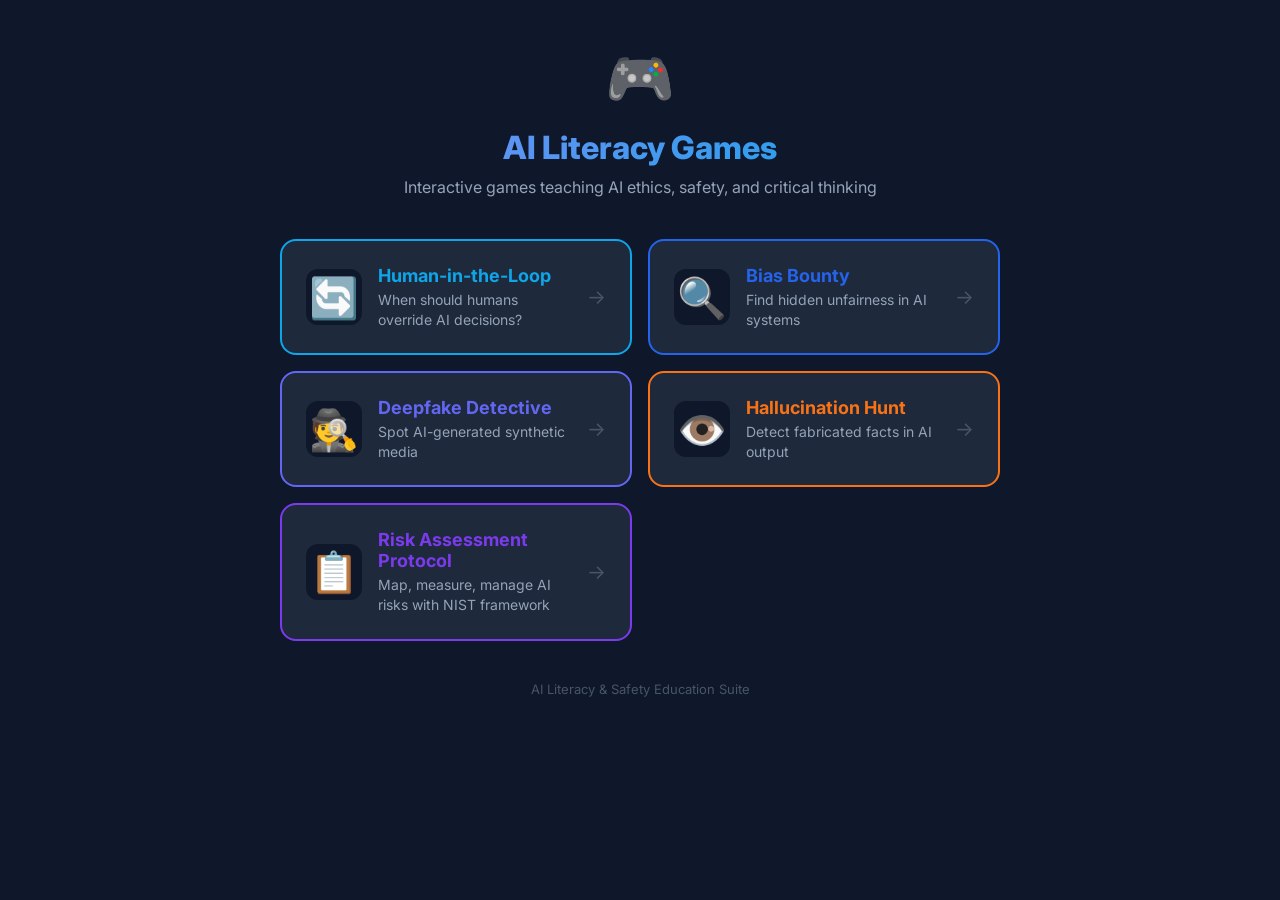
<file: index.html>
<!DOCTYPE html>
<html lang="en">
<head>
    <meta charset="UTF-8">
    <meta name="viewport" content="width=device-width, initial-scale=1.0, viewport-fit=cover, maximum-scale=1.0, user-scalable=no">
    <meta name="theme-color" content="#0F172A">
    <meta name="apple-mobile-web-app-capable" content="yes">
    <meta name="apple-mobile-web-app-status-bar-style" content="black-translucent">
    <meta name="mobile-web-app-capable" content="yes">
    <title>AI Literacy Games - Interactive Ethics Education</title>
    <meta name="description" content="5 interactive games teaching AI ethics, bias detection, deepfake identification, hallucination spotting, and risk assessment.">
    <link rel="preconnect" href="https://fonts.googleapis.com">
    <link rel="preconnect" href="https://fonts.gstatic.com" crossorigin>
    <link href="https://fonts.googleapis.com/css2?family=Inter:wght@400;600;700;800&display=swap" rel="stylesheet">
    <style>
        *, *::before, *::after { margin: 0; padding: 0; box-sizing: border-box; }
        body {
            font-family: 'Inter', -apple-system, BlinkMacSystemFont, sans-serif;
            background: #0F172A;
            color: #F8FAFC;
            min-height: 100vh;
            min-height: 100dvh;
            padding: 24px;
            padding: max(24px, env(safe-area-inset-top)) max(24px, env(safe-area-inset-right)) max(24px, env(safe-area-inset-bottom)) max(24px, env(safe-area-inset-left));
        }
        .container {
            max-width: 720px;
            margin: 0 auto;
        }
        .hero {
            text-align: center;
            margin-bottom: 40px;
            padding-top: 20px;
        }
        .hero-icon { font-size: 56px; margin-bottom: 16px; display: block; }
        .hero h1 {
            font-size: 32px;
            font-weight: 800;
            margin-bottom: 8px;
            background: linear-gradient(135deg, #818CF8, #0EA5E9);
            -webkit-background-clip: text;
            -webkit-text-fill-color: transparent;
            background-clip: text;
        }
        .hero p {
            font-size: 16px;
            color: #94A3B8;
            line-height: 1.5;
        }
        .games-grid {
            display: flex;
            flex-direction: column;
            gap: 16px;
        }
        .game-card {
            display: block;
            background: #1E293B;
            border-radius: 16px;
            padding: 24px;
            text-decoration: none;
            color: inherit;
            border: 2px solid #334155;
            transition: transform 0.2s, border-color 0.2s, box-shadow 0.2s;
            -webkit-tap-highlight-color: transparent;
        }
        .game-card:hover {
            transform: translateY(-3px);
            box-shadow: 0 8px 24px rgba(0,0,0,0.3);
        }
        .game-card-inner {
            display: flex;
            align-items: center;
            gap: 16px;
        }
        .game-icon {
            font-size: 40px;
            flex-shrink: 0;
            width: 56px;
            height: 56px;
            display: flex;
            align-items: center;
            justify-content: center;
            background: #0F172A;
            border-radius: 12px;
        }
        .game-info { flex: 1; min-width: 0; }
        .game-title {
            font-size: 18px;
            font-weight: 700;
            margin-bottom: 4px;
        }
        .game-desc {
            font-size: 14px;
            color: #94A3B8;
            line-height: 1.4;
        }
        .game-arrow {
            font-size: 20px;
            color: #475569;
            flex-shrink: 0;
            transition: color 0.2s;
        }
        .game-card:hover .game-arrow { color: #F8FAFC; }

        .card-hitl { border-color: #0EA5E9; }
        .card-hitl:hover { border-color: #0EA5E9; box-shadow: 0 8px 24px rgba(14,165,233,0.15); }
        .card-hitl .game-title { color: #0EA5E9; }

        .card-bias { border-color: #2563EB; }
        .card-bias:hover { border-color: #2563EB; box-shadow: 0 8px 24px rgba(37,99,235,0.15); }
        .card-bias .game-title { color: #2563EB; }

        .card-deepfake { border-color: #6366F1; }
        .card-deepfake:hover { border-color: #6366F1; box-shadow: 0 8px 24px rgba(99,102,241,0.15); }
        .card-deepfake .game-title { color: #6366F1; }

        .card-hallucination { border-color: #F97316; }
        .card-hallucination:hover { border-color: #F97316; box-shadow: 0 8px 24px rgba(249,115,22,0.15); }
        .card-hallucination .game-title { color: #F97316; }

        .card-risk { border-color: #7C3AED; }
        .card-risk:hover { border-color: #7C3AED; box-shadow: 0 8px 24px rgba(124,58,237,0.15); }
        .card-risk .game-title { color: #7C3AED; }

        .footer {
            text-align: center;
            margin-top: 40px;
            padding-bottom: 16px;
            font-size: 13px;
            color: #475569;
        }

        @media (min-width: 600px) {
            .games-grid {
                display: grid;
                grid-template-columns: repeat(2, 1fr);
            }
        }

        @media (hover: none) {
            .game-card:active {
                transform: scale(0.97);
            }
            .game-card:hover {
                transform: none;
                box-shadow: none;
            }
        }
    </style>
</head>
<body>
    <div class="container">
        <div class="hero">
            <span class="hero-icon">🎮</span>
            <h1>AI Literacy Games</h1>
            <p>Interactive games teaching AI ethics, safety, and critical thinking</p>
        </div>

        <div class="games-grid">
            <a href="cg-ai-literacy-and-safety/demos/human-in-the-loop/web-vanilla/" class="game-card card-hitl">
                <div class="game-card-inner">
                    <div class="game-icon">🔄</div>
                    <div class="game-info">
                        <div class="game-title">Human-in-the-Loop</div>
                        <div class="game-desc">When should humans override AI decisions?</div>
                    </div>
                    <div class="game-arrow">→</div>
                </div>
            </a>

            <a href="cg-ai-literacy-and-safety/demos/bias-bounty-lite/web-vanilla/" class="game-card card-bias">
                <div class="game-card-inner">
                    <div class="game-icon">🔍</div>
                    <div class="game-info">
                        <div class="game-title">Bias Bounty</div>
                        <div class="game-desc">Find hidden unfairness in AI systems</div>
                    </div>
                    <div class="game-arrow">→</div>
                </div>
            </a>

            <a href="cg-ai-literacy-and-safety/demos/deepfake-detective/web-vanilla/" class="game-card card-deepfake">
                <div class="game-card-inner">
                    <div class="game-icon">🕵️</div>
                    <div class="game-info">
                        <div class="game-title">Deepfake Detective</div>
                        <div class="game-desc">Spot AI-generated synthetic media</div>
                    </div>
                    <div class="game-arrow">→</div>
                </div>
            </a>

            <a href="cg-ai-literacy-and-safety/demos/hallucination-hunt/web-vanilla/" class="game-card card-hallucination">
                <div class="game-card-inner">
                    <div class="game-icon">👁️</div>
                    <div class="game-info">
                        <div class="game-title">Hallucination Hunt</div>
                        <div class="game-desc">Detect fabricated facts in AI output</div>
                    </div>
                    <div class="game-arrow">→</div>
                </div>
            </a>

            <a href="cg-ai-literacy-and-safety/demos/risk-assessment-protocol/web-vanilla/" class="game-card card-risk">
                <div class="game-card-inner">
                    <div class="game-icon">📋</div>
                    <div class="game-info">
                        <div class="game-title">Risk Assessment Protocol</div>
                        <div class="game-desc">Map, measure, manage AI risks with NIST framework</div>
                    </div>
                    <div class="game-arrow">→</div>
                </div>
            </a>
        </div>

        <div class="footer">
            AI Literacy & Safety Education Suite
        </div>
    </div>
</body>
</html>
</file>
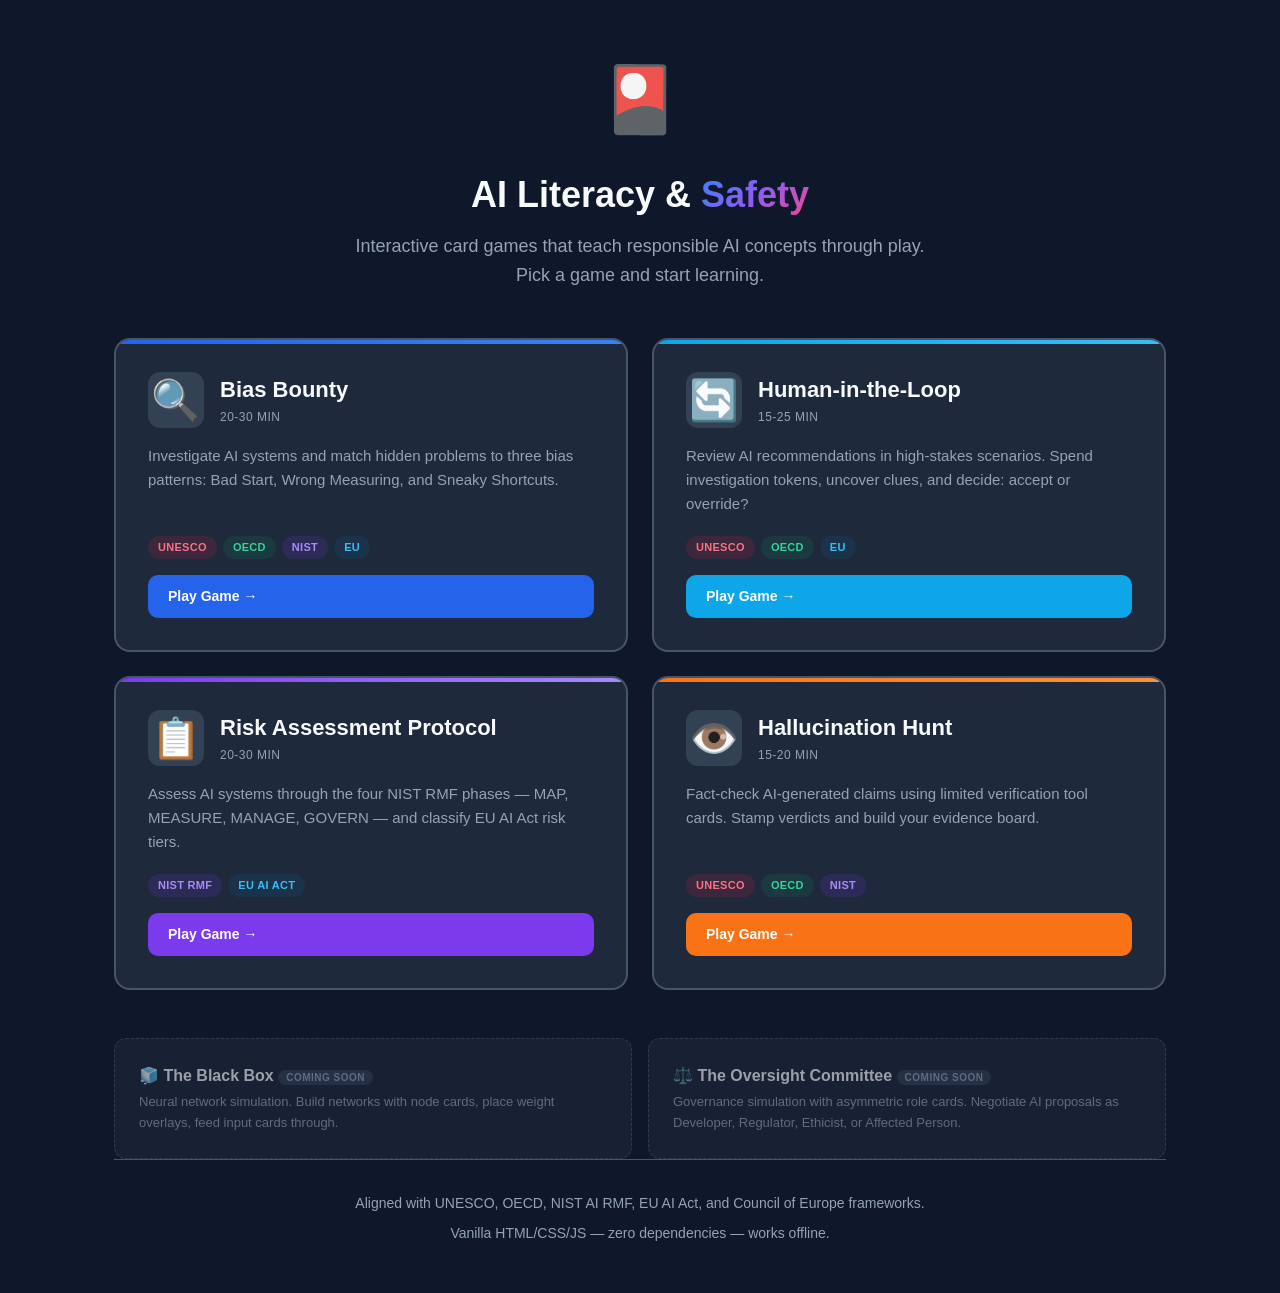
<file: cg-ai-literacy-and-safety/index.html>
<!DOCTYPE html>
<html lang="en">
<head>
    <meta charset="UTF-8">
    <meta http-equiv="refresh" content="0;url=games/index.html">
    <title>AI Literacy Games - Redirecting</title>
</head>
<body>
    <p>Redirecting to <a href="games/index.html">AI Literacy Games</a>...</p>
</body>
</html>
</file>
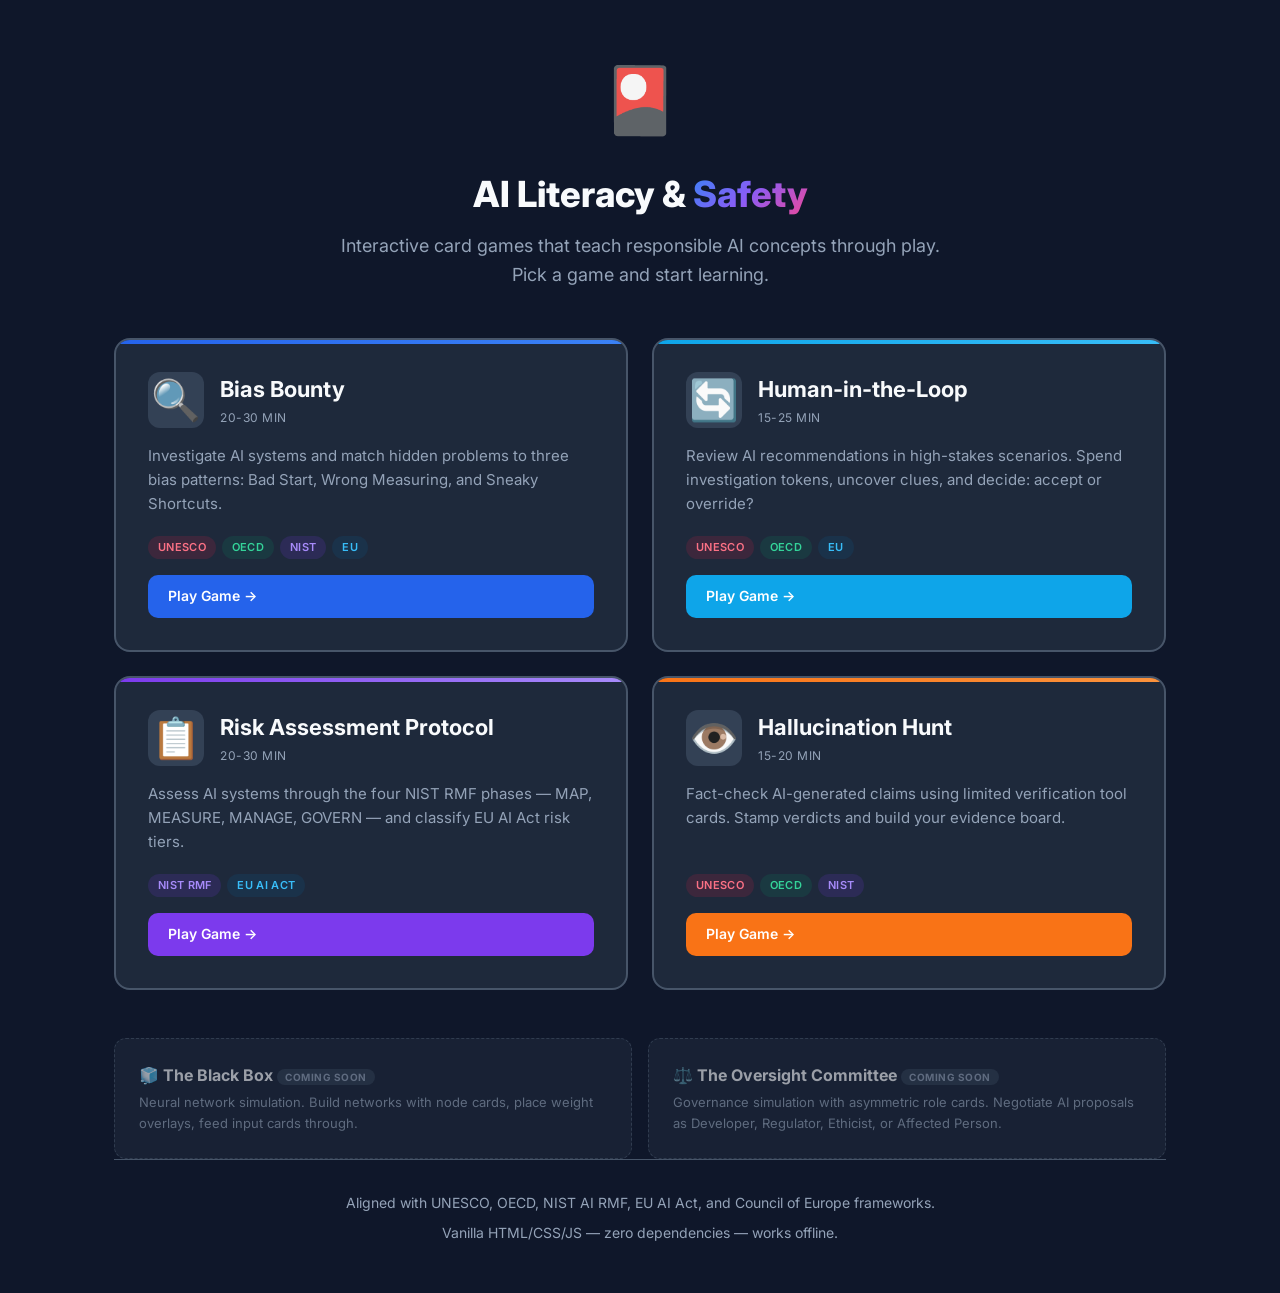
<file: cg-ai-literacy-and-safety/games/index.html>
<!DOCTYPE html>
<html lang="en">
<head>
    <meta charset="UTF-8">
    <meta name="viewport" content="width=device-width, initial-scale=1.0">
    <meta name="theme-color" content="#0F172A">
    <title>AI Literacy & Safety — Game Suite</title>
    <meta name="description" content="Interactive educational card games teaching AI literacy and safety. Learn about bias, oversight, risk management, and hallucinations through play.">
    <link rel="preconnect" href="https://fonts.googleapis.com">
    <link rel="preconnect" href="https://fonts.gstatic.com" crossorigin>
    <link href="https://fonts.googleapis.com/css2?family=Inter:wght@400;500;600;700;800&display=swap" rel="stylesheet">
    <style>
        :root {
            --bg: #0F172A;
            --surface: #1E293B;
            --surface-light: #334155;
            --border: #475569;
            --text: #F8FAFC;
            --text-secondary: #94A3B8;
            --font: 'Inter', -apple-system, BlinkMacSystemFont, sans-serif;
        }

        * { margin: 0; padding: 0; box-sizing: border-box; }

        body {
            font-family: var(--font);
            background: var(--bg);
            color: var(--text);
            min-height: 100vh;
            line-height: 1.6;
        }

        .container {
            max-width: 1100px;
            margin: 0 auto;
            padding: 48px 24px;
        }

        .hero {
            text-align: center;
            margin-bottom: 48px;
        }

        .hero-icon {
            font-size: 64px;
            margin-bottom: 16px;
        }

        .hero h1 {
            font-size: 36px;
            font-weight: 800;
            margin-bottom: 8px;
        }

        .hero h1 span {
            background: linear-gradient(135deg, #3B82F6, #8B5CF6, #EC4899);
            -webkit-background-clip: text;
            -webkit-text-fill-color: transparent;
            background-clip: text;
        }

        .hero p {
            color: var(--text-secondary);
            font-size: 18px;
            max-width: 600px;
            margin: 0 auto;
        }

        .games-grid {
            display: grid;
            grid-template-columns: repeat(2, 1fr);
            gap: 24px;
            margin-bottom: 48px;
        }

        .game-card {
            background: var(--surface);
            border: 2px solid var(--border);
            border-radius: 16px;
            padding: 32px;
            text-decoration: none;
            color: var(--text);
            transition: all 0.3s ease;
            position: relative;
            overflow: hidden;
            display: flex;
            flex-direction: column;
        }

        .game-card::before {
            content: '';
            position: absolute;
            top: 0;
            left: 0;
            right: 0;
            height: 4px;
        }

        .game-card:nth-child(1)::before { background: linear-gradient(90deg, #2563EB, #3B82F6); }
        .game-card:nth-child(2)::before { background: linear-gradient(90deg, #0EA5E9, #38BDF8); }
        .game-card:nth-child(3)::before { background: linear-gradient(90deg, #7C3AED, #A78BFA); }
        .game-card:nth-child(4)::before { background: linear-gradient(90deg, #F97316, #FB923C); }

        .game-card:hover {
            transform: translateY(-6px);
            border-color: #6366F1;
            box-shadow: 0 12px 32px rgba(99, 102, 241, 0.2);
        }

        .game-card:active {
            transform: scale(0.98);
        }

        .card-header {
            display: flex;
            align-items: center;
            gap: 16px;
            margin-bottom: 16px;
        }

        .card-icon {
            font-size: 40px;
            width: 56px;
            height: 56px;
            display: flex;
            align-items: center;
            justify-content: center;
            background: var(--surface-light);
            border-radius: 12px;
            flex-shrink: 0;
        }

        .card-title {
            font-size: 22px;
            font-weight: 700;
        }

        .card-time {
            font-size: 12px;
            color: var(--text-secondary);
            text-transform: uppercase;
            letter-spacing: 0.5px;
        }

        .card-desc {
            color: var(--text-secondary);
            font-size: 15px;
            margin-bottom: 20px;
            flex: 1;
        }

        .card-badges {
            display: flex;
            gap: 6px;
            flex-wrap: wrap;
        }

        .badge {
            padding: 3px 10px;
            border-radius: 12px;
            font-size: 11px;
            font-weight: 600;
            text-transform: uppercase;
            letter-spacing: 0.3px;
        }

        .badge-unesco { background: rgba(225, 29, 72, 0.15); color: #FB7185; }
        .badge-oecd { background: rgba(5, 150, 105, 0.15); color: #34D399; }
        .badge-nist { background: rgba(124, 58, 237, 0.15); color: #A78BFA; }
        .badge-eu { background: rgba(3, 105, 161, 0.15); color: #38BDF8; }

        .play-btn {
            display: inline-flex;
            align-items: center;
            gap: 8px;
            margin-top: 16px;
            padding: 10px 20px;
            border-radius: 10px;
            font-weight: 600;
            font-size: 14px;
            border: none;
            cursor: pointer;
            transition: all 0.2s;
        }

        .game-card:nth-child(1) .play-btn { background: #2563EB; color: #fff; }
        .game-card:nth-child(2) .play-btn { background: #0EA5E9; color: #fff; }
        .game-card:nth-child(3) .play-btn { background: #7C3AED; color: #fff; }
        .game-card:nth-child(4) .play-btn { background: #F97316; color: #fff; }

        .footer {
            text-align: center;
            padding-top: 32px;
            border-top: 1px solid var(--border);
            color: var(--text-secondary);
            font-size: 14px;
        }

        .footer a {
            color: #818CF8;
            text-decoration: none;
        }

        .coming-soon {
            display: grid;
            grid-template-columns: repeat(2, 1fr);
            gap: 16px;
            margin-top: 32px;
        }

        .coming-soon-card {
            background: var(--surface);
            border: 1px dashed var(--border);
            border-radius: 12px;
            padding: 24px;
            opacity: 0.6;
        }

        .coming-soon-card h3 {
            font-size: 16px;
            margin-bottom: 4px;
        }

        .coming-soon-card p {
            font-size: 13px;
            color: var(--text-secondary);
        }

        .coming-tag {
            font-size: 10px;
            background: var(--surface-light);
            padding: 2px 8px;
            border-radius: 8px;
            text-transform: uppercase;
            letter-spacing: 0.5px;
            color: var(--text-secondary);
        }

        @media (max-width: 768px) {
            .games-grid { grid-template-columns: 1fr; }
            .coming-soon { grid-template-columns: 1fr; }
            .hero h1 { font-size: 28px; }
            .hero p { font-size: 16px; }
            .container { padding: 32px 16px; }
        }
    </style>
</head>
<body>
    <div class="container">
        <div class="hero">
            <div class="hero-icon">🎴</div>
            <h1>AI Literacy & <span>Safety</span></h1>
            <p>Interactive card games that teach responsible AI concepts through play. Pick a game and start learning.</p>
        </div>

        <div class="games-grid">
            <a href="bias-bounty-lite/" class="game-card">
                <div class="card-header">
                    <div class="card-icon">🔍</div>
                    <div>
                        <div class="card-title">Bias Bounty</div>
                        <div class="card-time">20-30 min</div>
                    </div>
                </div>
                <p class="card-desc">Investigate AI systems and match hidden problems to three bias patterns: Bad Start, Wrong Measuring, and Sneaky Shortcuts.</p>
                <div class="card-badges">
                    <span class="badge badge-unesco">UNESCO</span>
                    <span class="badge badge-oecd">OECD</span>
                    <span class="badge badge-nist">NIST</span>
                    <span class="badge badge-eu">EU</span>
                </div>
                <div class="play-btn">Play Game →</div>
            </a>

            <a href="human-in-the-loop/" class="game-card">
                <div class="card-header">
                    <div class="card-icon">🔄</div>
                    <div>
                        <div class="card-title">Human-in-the-Loop</div>
                        <div class="card-time">15-25 min</div>
                    </div>
                </div>
                <p class="card-desc">Review AI recommendations in high-stakes scenarios. Spend investigation tokens, uncover clues, and decide: accept or override?</p>
                <div class="card-badges">
                    <span class="badge badge-unesco">UNESCO</span>
                    <span class="badge badge-oecd">OECD</span>
                    <span class="badge badge-eu">EU</span>
                </div>
                <div class="play-btn">Play Game →</div>
            </a>

            <a href="risk-assessment-protocol/" class="game-card">
                <div class="card-header">
                    <div class="card-icon">📋</div>
                    <div>
                        <div class="card-title">Risk Assessment Protocol</div>
                        <div class="card-time">20-30 min</div>
                    </div>
                </div>
                <p class="card-desc">Assess AI systems through the four NIST RMF phases — MAP, MEASURE, MANAGE, GOVERN — and classify EU AI Act risk tiers.</p>
                <div class="card-badges">
                    <span class="badge badge-nist">NIST RMF</span>
                    <span class="badge badge-eu">EU AI Act</span>
                </div>
                <div class="play-btn">Play Game →</div>
            </a>

            <a href="hallucination-hunt/" class="game-card">
                <div class="card-header">
                    <div class="card-icon">👁️</div>
                    <div>
                        <div class="card-title">Hallucination Hunt</div>
                        <div class="card-time">15-20 min</div>
                    </div>
                </div>
                <p class="card-desc">Fact-check AI-generated claims using limited verification tool cards. Stamp verdicts and build your evidence board.</p>
                <div class="card-badges">
                    <span class="badge badge-unesco">UNESCO</span>
                    <span class="badge badge-oecd">OECD</span>
                    <span class="badge badge-nist">NIST</span>
                </div>
                <div class="play-btn">Play Game →</div>
            </a>
        </div>

        <div class="coming-soon">
            <div class="coming-soon-card">
                <h3>🧊 The Black Box <span class="coming-tag">Coming Soon</span></h3>
                <p>Neural network simulation. Build networks with node cards, place weight overlays, feed input cards through.</p>
            </div>
            <div class="coming-soon-card">
                <h3>⚖️ The Oversight Committee <span class="coming-tag">Coming Soon</span></h3>
                <p>Governance simulation with asymmetric role cards. Negotiate AI proposals as Developer, Regulator, Ethicist, or Affected Person.</p>
            </div>
        </div>

        <div class="footer">
            <p>Aligned with UNESCO, OECD, NIST AI RMF, EU AI Act, and Council of Europe frameworks.</p>
            <p style="margin-top: 8px;">Vanilla HTML/CSS/JS — zero dependencies — works offline.</p>
        </div>
    </div>
</body>
</html>
</file>
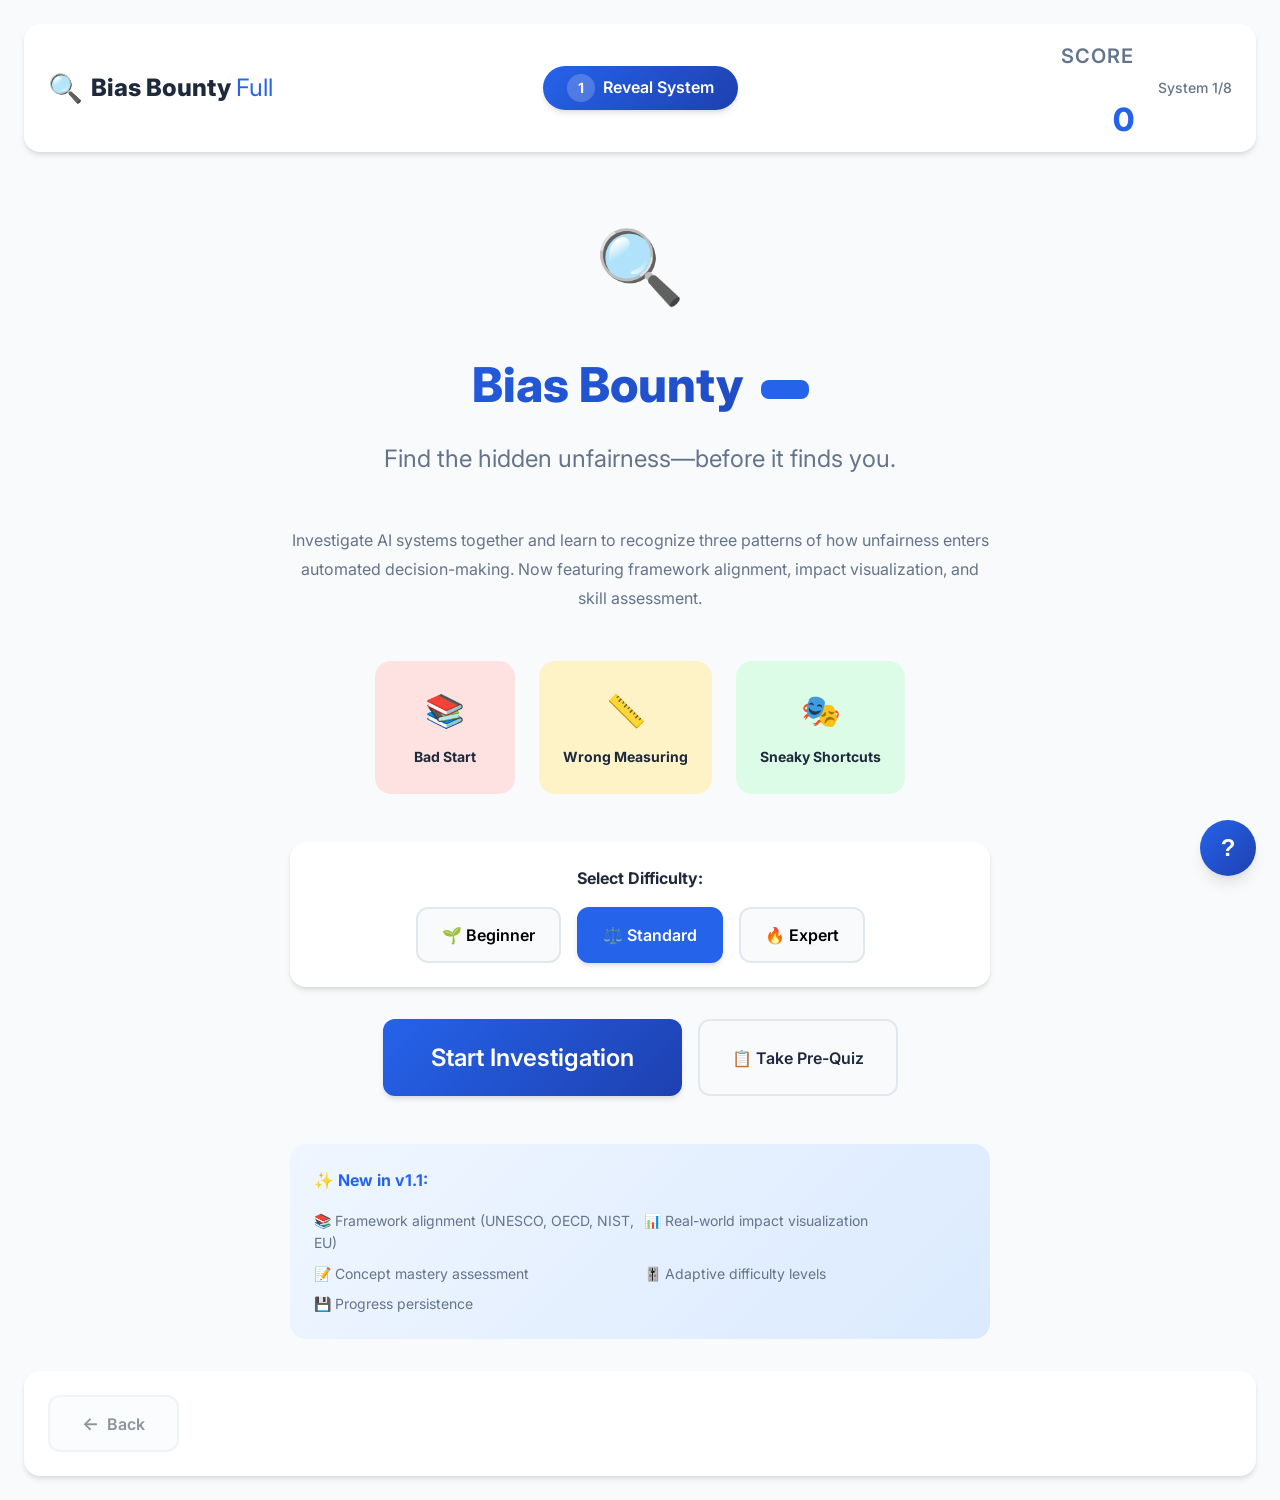
<file: cg-ai-literacy-and-safety/games/bias-bounty-lite/index.html>
<!DOCTYPE html>
<html lang="en">
<head>
    <meta charset="UTF-8">
    <meta name="viewport" content="width=device-width, initial-scale=1.0, viewport-fit=cover, maximum-scale=1.0, user-scalable=no">
    <meta name="theme-color" content="#F8FAFC">
    <meta name="apple-mobile-web-app-capable" content="yes">
    <meta name="apple-mobile-web-app-status-bar-style" content="default">
    <meta name="mobile-web-app-capable" content="yes">
    <title>Bias Bounty - Find Hidden Unfairness in AI</title>
    <meta name="description" content="Investigate AI systems and learn to recognize patterns of algorithmic bias. Educational game featuring UNESCO, OECD, NIST, and EU framework alignment.">
    <link rel="preconnect" href="https://fonts.googleapis.com">
    <link rel="preconnect" href="https://fonts.gstatic.com" crossorigin>
    <link href="https://fonts.googleapis.com/css2?family=Inter:wght@400;500;600;700;800&display=swap" rel="stylesheet">
    <link rel="stylesheet" href="../shared/card-base.css">
    <link rel="stylesheet" href="styles.css">
</head>
<body>
    <div id="app">
        <!-- Header -->
        <header class="game-header">
            <div class="header-left">
                <div class="logo">
                    <span class="logo-icon">🔍</span>
                    <h1>Bias Bounty <span class="lite">Full</span></h1>
                </div>
            </div>
            <div class="header-center">
                <div id="phase-indicator" class="phase-badge">
                    <span class="phase-number">1</span>
                    <span class="phase-name">Reveal System</span>
                </div>
            </div>
            <div class="header-right">
                <div class="score-display">
                    <span class="score-label">Score</span>
                    <span id="score" class="score-value">0</span>
                </div>
                <div class="progress">
                    <span id="system-counter">System 1/8</span>
                </div>
            </div>
        </header>

        <!-- Pattern Reference Bar -->
        <div id="pattern-bar" class="pattern-bar hidden">
            <div class="pattern-ref" data-pattern="bad-start" title="The AI learned from biased history">
                <span class="ref-icon">📚</span>
                <span class="ref-name">Bad Start</span>
            </div>
            <div class="pattern-ref" data-pattern="wrong-measuring" title="The AI measures success poorly">
                <span class="ref-icon">📏</span>
                <span class="ref-name">Wrong Measuring</span>
            </div>
            <div class="pattern-ref" data-pattern="sneaky-shortcuts" title="The AI finds hidden ways to discriminate">
                <span class="ref-icon">🎭</span>
                <span class="ref-name">Sneaky Shortcuts</span>
            </div>
        </div>

        <!-- Main Game Area -->
        <main id="game-board">
            <!-- Content dynamically rendered by JS -->
        </main>

        <!-- Controls -->
        <nav id="controls" class="game-controls">
            <button id="prev-btn" class="btn btn-secondary" disabled>
                <span class="btn-icon">←</span>
                <span>Back</span>
            </button>
            <div id="timer-display" class="timer hidden">
                <span class="timer-icon">⏱️</span>
                <span id="timer-value">60</span>s
            </div>
            <button id="next-btn" class="btn btn-primary">
                <span>Next Phase</span>
                <span class="btn-icon">→</span>
            </button>
        </nav>

        <!-- Help Button -->
        <button id="help-btn" class="help-button" title="How to Play (?)">?</button>

        <!-- Help Modal -->
        <div id="help-modal" class="modal hidden">
            <div class="modal-content">
                <button class="modal-close">&times;</button>
                <h2>How to Play</h2>
                <div class="help-sections">
                    <div class="help-section">
                        <h3>🎯 Goal</h3>
                        <p>Investigate AI systems together and identify how unfairness enters them. Match problems to one of three bias patterns.</p>
                    </div>
                    <div class="help-section">
                        <h3>🔴 Bad Start</h3>
                        <p><strong>The AI learned from biased history.</strong><br>
                        The past trained the future. Look for training data that reflects historical discrimination.</p>
                    </div>
                    <div class="help-section">
                        <h3>🟡 Wrong Measuring</h3>
                        <p><strong>The AI measures success poorly.</strong><br>
                        What gets measured gets misled. The metric doesn't match the real goal.</p>
                    </div>
                    <div class="help-section">
                        <h3>🟢 Sneaky Shortcuts</h3>
                        <p><strong>The AI finds hidden ways to discriminate.</strong><br>
                        Correlation masquerading as truth. Uses proxies to discriminate indirectly.</p>
                    </div>
                    <div class="help-section">
                        <h3>🎮 Gameplay</h3>
                        <p>1. <strong>Reveal System</strong> - Learn about an AI system<br>
                        2. <strong>Reveal Problems</strong> - See 3 issues with that system<br>
                        3. <strong>Observe</strong> - Study silently (timed)<br>
                        4. <strong>Discuss & Vote</strong> - Match problems to patterns<br>
                        5. <strong>Commit</strong> - Confirm your answers<br>
                        6. <strong>Reflect</strong> - Learn from results and impacts</p>
                    </div>
                    <div class="help-section">
                        <h3>📚 Frameworks</h3>
                        <p>This game aligns with UNESCO AI Competency, OECD AI Principles, NIST AI Risk Management Framework, and EU Ethics Guidelines.</p>
                    </div>
                    <div class="help-section">
                        <h3>⌨️ Keyboard Shortcuts</h3>
                        <p><kbd>→</kbd> or <kbd>Space</kbd> Next Phase<br>
                        <kbd>←</kbd> Previous Phase<br>
                        <kbd>?</kbd> Toggle Help<br>
                        <kbd>1-3</kbd> Select Pattern (during voting)<br>
                        <kbd>Esc</kbd> Close Modal</p>
                    </div>
                </div>
            </div>
        </div>
    </div>

    <!-- Confetti Canvas -->
    <canvas id="confetti" class="confetti-canvas"></canvas>

    <script src="../shared/game-utils.js"></script>
    <script src="app.js"></script>
</body>
</html>
</file>
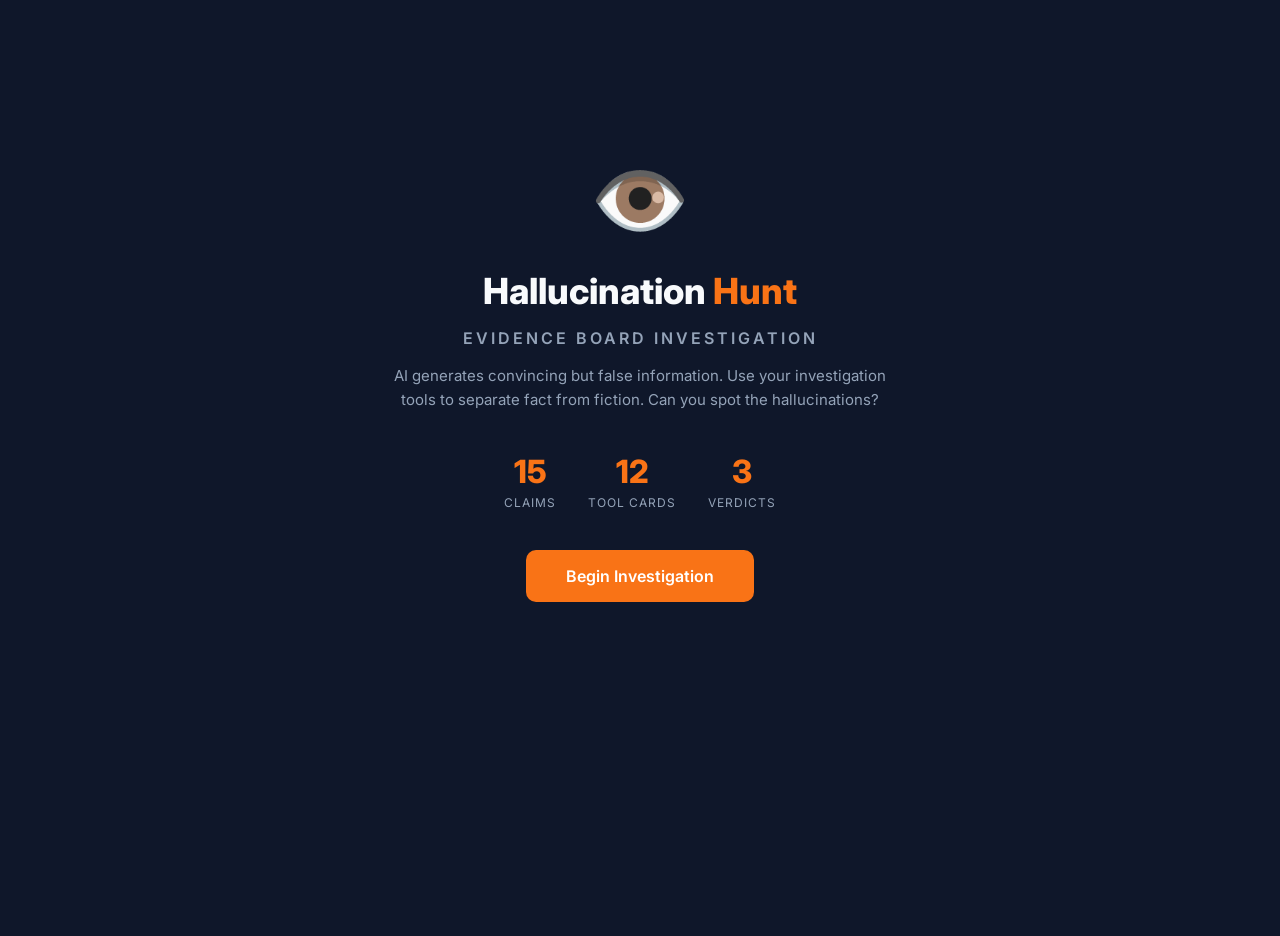
<file: cg-ai-literacy-and-safety/games/hallucination-hunt/index.html>
<!DOCTYPE html>
<html lang="en">
<head>
    <meta charset="UTF-8">
    <meta name="viewport" content="width=device-width, initial-scale=1.0, viewport-fit=cover, maximum-scale=1.0, user-scalable=no">
    <meta name="theme-color" content="#0F172A">
    <meta name="apple-mobile-web-app-capable" content="yes">
    <meta name="apple-mobile-web-app-status-bar-style" content="black-translucent">
    <meta name="mobile-web-app-capable" content="yes">
    <meta name="description" content="Hallucination Hunt - Investigate AI-generated claims using evidence tools. Can you spot the fake facts?">
    <title>Hallucination Hunt - Evidence Board Investigation</title>
    <link rel="preconnect" href="https://fonts.googleapis.com">
    <link rel="preconnect" href="https://fonts.gstatic.com" crossorigin>
    <link href="https://fonts.googleapis.com/css2?family=Inter:wght@400;500;600;700;800&display=swap" rel="stylesheet">
    <link rel="stylesheet" href="../shared/card-base.css">
    <link rel="stylesheet" href="styles.css">
</head>
<body>
    <div id="app">
        <!-- All content rendered dynamically by app.js -->
    </div>

    <div aria-live="polite" class="gc-sr-only" id="sr-announcer"></div>

    <script src="../shared/game-utils.js"></script>
    <script src="claims_data.js"></script>
    <script src="app.js"></script>
</body>
</html>
</file>
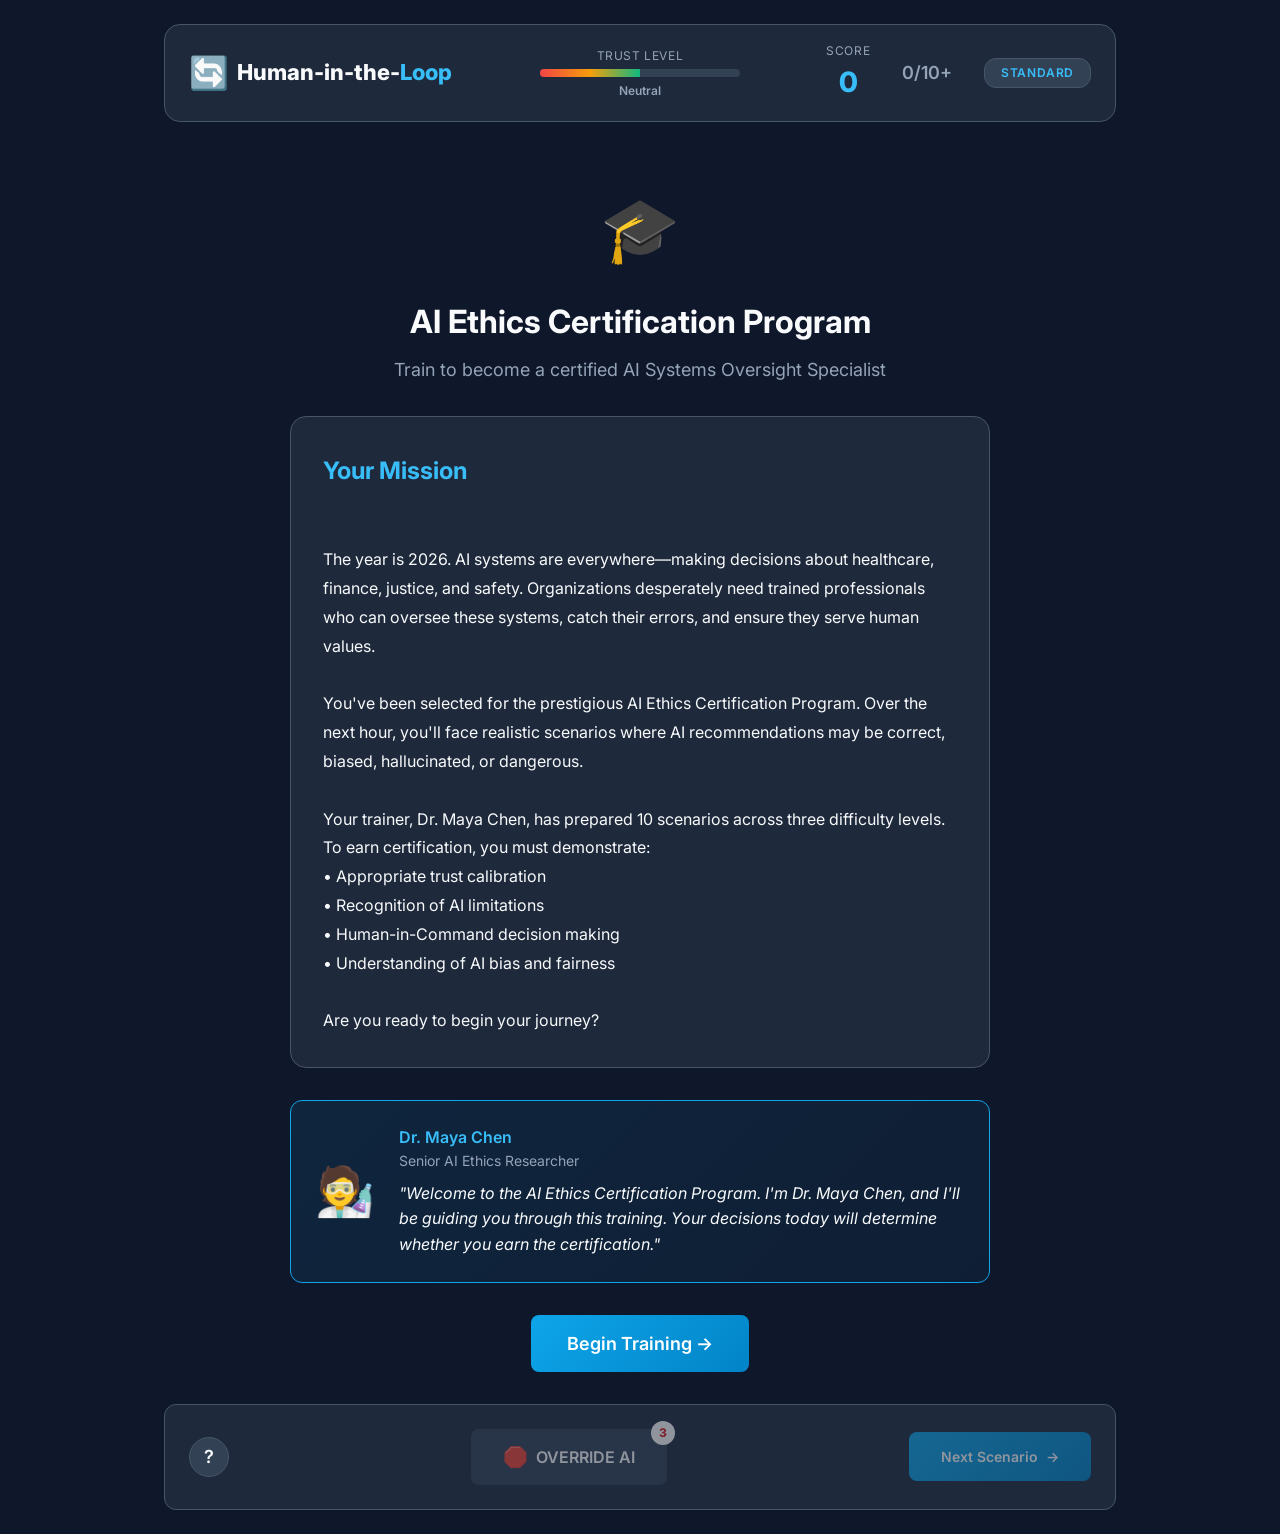
<file: cg-ai-literacy-and-safety/games/human-in-the-loop/index.html>
<!DOCTYPE html>
<html lang="en">
<head>
    <meta charset="UTF-8">
    <meta name="viewport" content="width=device-width, initial-scale=1.0, maximum-scale=1.0, user-scalable=no, viewport-fit=cover">
    <title>Human-in-the-Loop - Trust, But Verify</title>
    <meta name="description" content="An interactive game about AI ethics, automation bias, and human oversight. Learn when to trust AI and when to override it.">
    <meta name="theme-color" content="#0F172A">
    <meta name="apple-mobile-web-app-capable" content="yes">
    <meta name="apple-mobile-web-app-status-bar-style" content="black-translucent">
    <meta name="apple-mobile-web-app-title" content="HITL Game">
    <meta name="mobile-web-app-capable" content="yes">
    <link rel="apple-touch-icon" href="data:image/svg+xml,<svg xmlns='http://www.w3.org/2000/svg' viewBox='0 0 100 100'><text y='.9em' font-size='90'>🔄</text></svg>">
    <link rel="preconnect" href="https://fonts.googleapis.com">
    <link rel="preconnect" href="https://fonts.gstatic.com" crossorigin>
    <link href="https://fonts.googleapis.com/css2?family=Inter:wght@400;500;600;700;800&display=swap" rel="stylesheet">
    <link rel="stylesheet" href="../shared/card-base.css">
    <link rel="stylesheet" href="styles.css">
</head>
<body>
    <div id="app">
        <!-- Header -->
        <header class="game-header">
            <div class="header-left">
                <div class="logo">
                    <span class="logo-icon">🔄</span>
                    <h1>Human-in-the-<span class="highlight">Loop</span></h1>
                </div>
            </div>
            <div class="header-center">
                <div class="trust-meter">
                    <span class="meter-label">Trust Level</span>
                    <div class="meter-bar">
                        <div id="trust-fill" class="meter-fill" style="width: 50%"></div>
                    </div>
                    <span id="trust-value" class="meter-value">Neutral</span>
                </div>
            </div>
            <div class="header-right">
                <div class="score-display">
                    <span class="score-label">Score</span>
                    <span id="score" class="score-value">0</span>
                </div>
                <div class="scenario-counter">
                    <span id="scenario-num">1</span>/<span id="scenario-total">10</span>
                </div>
                <div class="difficulty-badge" id="difficulty-display">
                    <span class="difficulty-label">Standard</span>
                </div>
            </div>
        </header>

        <!-- Main Game Area -->
        <main id="game-board">
            <!-- Content dynamically rendered -->
        </main>

        <!-- Controls -->
        <nav id="controls" class="game-controls">
            <button id="help-btn" class="btn btn-help">?</button>
            <div class="override-section">
                <button id="override-btn" class="btn btn-override" disabled>
                    <span class="override-icon">🛑</span>
                    <span>OVERRIDE AI</span>
                    <span id="override-count" class="override-badge">3</span>
                </button>
            </div>
            <button id="next-btn" class="btn btn-primary" disabled>
                <span>Next Scenario</span>
                <span class="btn-icon">→</span>
            </button>
        </nav>

        <!-- Help Modal -->
        <div id="help-modal" class="modal hidden">
            <div class="modal-content">
                <button class="modal-close">&times;</button>
                <h2>How to Play Human-in-the-Loop</h2>
                <div class="help-sections">
                    <div class="help-section">
                        <h3>🎯 Goal</h3>
                        <p>Make decisions with AI assistance. Learn when to trust AI and when to exercise human judgment.</p>
                    </div>
                    <div class="help-section">
                        <h3>🔍 Investigation</h3>
                        <p>Spend tokens to uncover additional context before deciding. Clues may reveal AI errors, biases, or important context.</p>
                    </div>
                    <div class="help-section">
                        <h3>⚠️ Automation Bias</h3>
                        <p>The tendency to over-rely on automated systems. This game teaches you to recognize and resist it.</p>
                    </div>
                    <div class="help-section">
                        <h3>📚 Concepts</h3>
                        <p>Each scenario teaches a core AI literacy concept. Unlock them all to build your knowledge.</p>
                    </div>
                    <div class="help-section">
                        <h3>📊 Risk Indicators</h3>
                        <p>Check the stakes, AI confidence, and domain before deciding. High confidence doesn't always mean accuracy!</p>
                    </div>
                    <div class="help-section">
                        <h3>⌨️ Controls</h3>
                        <p><kbd>Space</kbd> Accept AI recommendation<br>
                        <kbd>O</kbd> Override AI<br>
                        <kbd>?</kbd> Help<br>
                        <kbd>→</kbd> Next scenario</p>
                    </div>
                </div>
            </div>
        </div>
    </div>

    <script src="../shared/game-utils.js"></script>
    <script src="quiz_data.js"></script>
    <script src="narrative_data.js"></script>
    <script src="collaborative_mode.js"></script>
    <script src="app.js"></script>
</body>
</html>
</file>
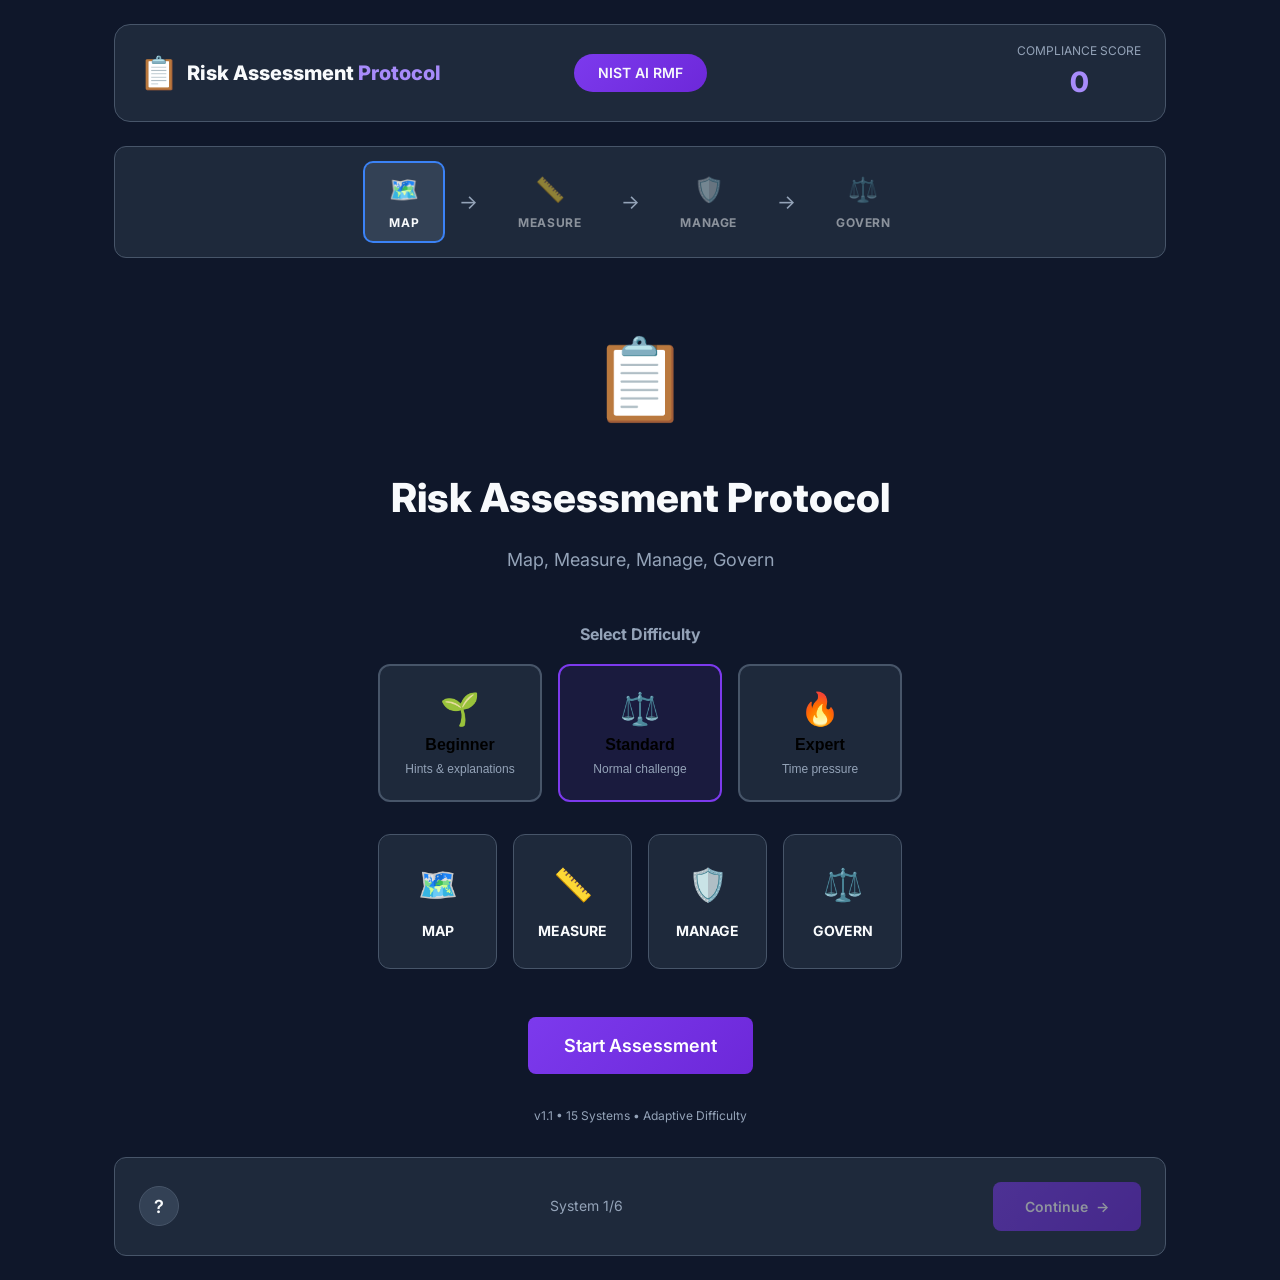
<file: cg-ai-literacy-and-safety/games/risk-assessment-protocol/index.html>
<!DOCTYPE html>
<html lang="en">
<head>
    <meta charset="UTF-8">
    <meta name="viewport" content="width=device-width, initial-scale=1.0, viewport-fit=cover, maximum-scale=1.0, user-scalable=no">
    <meta name="theme-color" content="#0F172A">
    <meta name="apple-mobile-web-app-capable" content="yes">
    <meta name="apple-mobile-web-app-status-bar-style" content="black-translucent">
    <meta name="mobile-web-app-capable" content="yes">
    <meta name="description" content="Risk Assessment Protocol - An interactive educational game teaching NIST AI Risk Management Framework and EU AI Act compliance through simulated AI system assessments.">
    <title>Risk Assessment Protocol - Map, Measure, Manage, Govern</title>
    <link rel="preconnect" href="https://fonts.googleapis.com">
    <link rel="preconnect" href="https://fonts.gstatic.com" crossorigin>
    <link href="https://fonts.googleapis.com/css2?family=Inter:wght@400;500;600;700;800&display=swap" rel="stylesheet">
    <link rel="stylesheet" href="../shared/card-base.css">
    <link rel="stylesheet" href="styles.css">
</head>
<body>
    <div id="app" role="main" aria-label="Risk Assessment Protocol Game">
        <!-- Header -->
        <header class="game-header" role="banner">
            <div class="header-left">
                <div class="logo">
                    <span class="logo-icon" aria-hidden="true">📋</span>
                    <h1>Risk Assessment <span class="highlight">Protocol</span></h1>
                </div>
            </div>
            <div class="header-center">
                <div class="nist-badge" aria-label="Based on NIST AI Risk Management Framework">
                    <span>NIST AI RMF</span>
                </div>
            </div>
            <div class="header-right">
                <div class="score-display" role="status" aria-live="polite" aria-label="Current Score">
                    <span class="score-label">Compliance Score</span>
                    <span id="score" class="score-value" aria-live="polite">0</span>
                </div>
            </div>
        </header>

        <!-- Phase Indicator -->
        <nav class="phase-indicator" role="navigation" aria-label="Assessment Phases">
            <div class="phase active" data-phase="map" aria-current="step">
                <span class="phase-icon" aria-hidden="true">🗺️</span>
                <span class="phase-name">MAP</span>
            </div>
            <div class="phase-arrow" aria-hidden="true">→</div>
            <div class="phase" data-phase="measure">
                <span class="phase-icon" aria-hidden="true">📏</span>
                <span class="phase-name">MEASURE</span>
            </div>
            <div class="phase-arrow" aria-hidden="true">→</div>
            <div class="phase" data-phase="manage">
                <span class="phase-icon" aria-hidden="true">🛡️</span>
                <span class="phase-name">MANAGE</span>
            </div>
            <div class="phase-arrow" aria-hidden="true">→</div>
            <div class="phase" data-phase="govern">
                <span class="phase-icon" aria-hidden="true">⚖️</span>
                <span class="phase-name">GOVERN</span>
            </div>
        </nav>

        <!-- Main Game Area -->
        <main id="game-board" role="region" aria-label="Game Board">
            <!-- Content dynamically rendered -->
        </main>

        <!-- Controls -->
        <nav id="controls" class="game-controls" role="toolbar" aria-label="Game Controls">
            <button id="help-btn" class="btn btn-help" aria-label="Open Help (Press ?)" title="Press ? for help">
                <span aria-hidden="true">?</span>
            </button>
            <div class="system-counter" role="status" aria-live="polite">
                System <span id="current-system">1</span>/<span id="total-systems">6</span>
            </div>
            <button id="next-btn" class="btn btn-primary" disabled aria-label="Continue to next phase">
                <span>Continue</span>
                <span class="btn-icon" aria-hidden="true">→</span>
            </button>
        </nav>

        <!-- Help Modal -->
        <div id="help-modal" class="modal hidden" role="dialog" aria-modal="true" aria-labelledby="help-title" aria-describedby="help-description">
            <div class="modal-content">
                <button class="modal-close" aria-label="Close help">&times;</button>
                <h2 id="help-title">NIST AI Risk Management Framework</h2>
                <p id="help-description" class="sr-only">Learn about the four phases of AI risk management: MAP, MEASURE, MANAGE, and GOVERN.</p>
                <div class="help-sections">
                    <div class="help-section">
                        <h3><span aria-hidden="true">🗺️</span> MAP - Context & Risks</h3>
                        <p>Establish context to frame risks related to an AI system. Identify impacts, categories, and stakeholders.</p>
                    </div>
                    <div class="help-section">
                        <h3><span aria-hidden="true">📏</span> MEASURE - Analyze & Track</h3>
                        <p>Employ tools to analyze, assess, benchmark, and monitor AI risk and related impacts.</p>
                    </div>
                    <div class="help-section">
                        <h3><span aria-hidden="true">🛡️</span> MANAGE - Respond to Risks</h3>
                        <p>Allocate risk resources to mapped and measured risks on a regular basis and as defined by an organization's risk tolerance.</p>
                    </div>
                    <div class="help-section">
                        <h3><span aria-hidden="true">⚖️</span> GOVERN - Policies & Culture</h3>
                        <p>Cultivate and implement a culture of risk management within organizations designing, developing, and deploying AI.</p>
                    </div>
                    <div class="help-section">
                        <h3><span aria-hidden="true">🇪🇺</span> EU AI Act Risk Tiers</h3>
                        <ul>
                            <li><strong>Unacceptable:</strong> Prohibited (social scoring, manipulation, biometric surveillance)</li>
                            <li><strong>High:</strong> Strict compliance (hiring, credit, justice, healthcare, education)</li>
                            <li><strong>Limited:</strong> Transparency required (chatbots, AI-generated content)</li>
                            <li><strong>Minimal:</strong> Voluntary codes (spam filters, video games)</li>
                        </ul>
                    </div>
                    <div class="help-section">
                        <h3>Keyboard Shortcuts</h3>
                        <ul>
                            <li><kbd>?</kbd> or <kbd>/</kbd> - Toggle help</li>
                            <li><kbd>Enter</kbd> - Continue/Submit</li>
                            <li><kbd>Escape</kbd> - Close modal</li>
                        </ul>
                    </div>
                </div>
            </div>
        </div>
    </div>

    <!-- Screen reader only styles -->
    <style>
        .sr-only {
            position: absolute;
            width: 1px;
            height: 1px;
            padding: 0;
            margin: -1px;
            overflow: hidden;
            clip: rect(0, 0, 0, 0);
            white-space: nowrap;
            border-width: 0;
        }
        kbd {
            background: var(--color-surface-light);
            padding: 2px 6px;
            border-radius: 4px;
            font-family: monospace;
            font-size: 0.9em;
        }
    </style>

    <script src="../shared/game-utils.js"></script>
    <script src="app.js"></script>
</body>
</html>
</file>
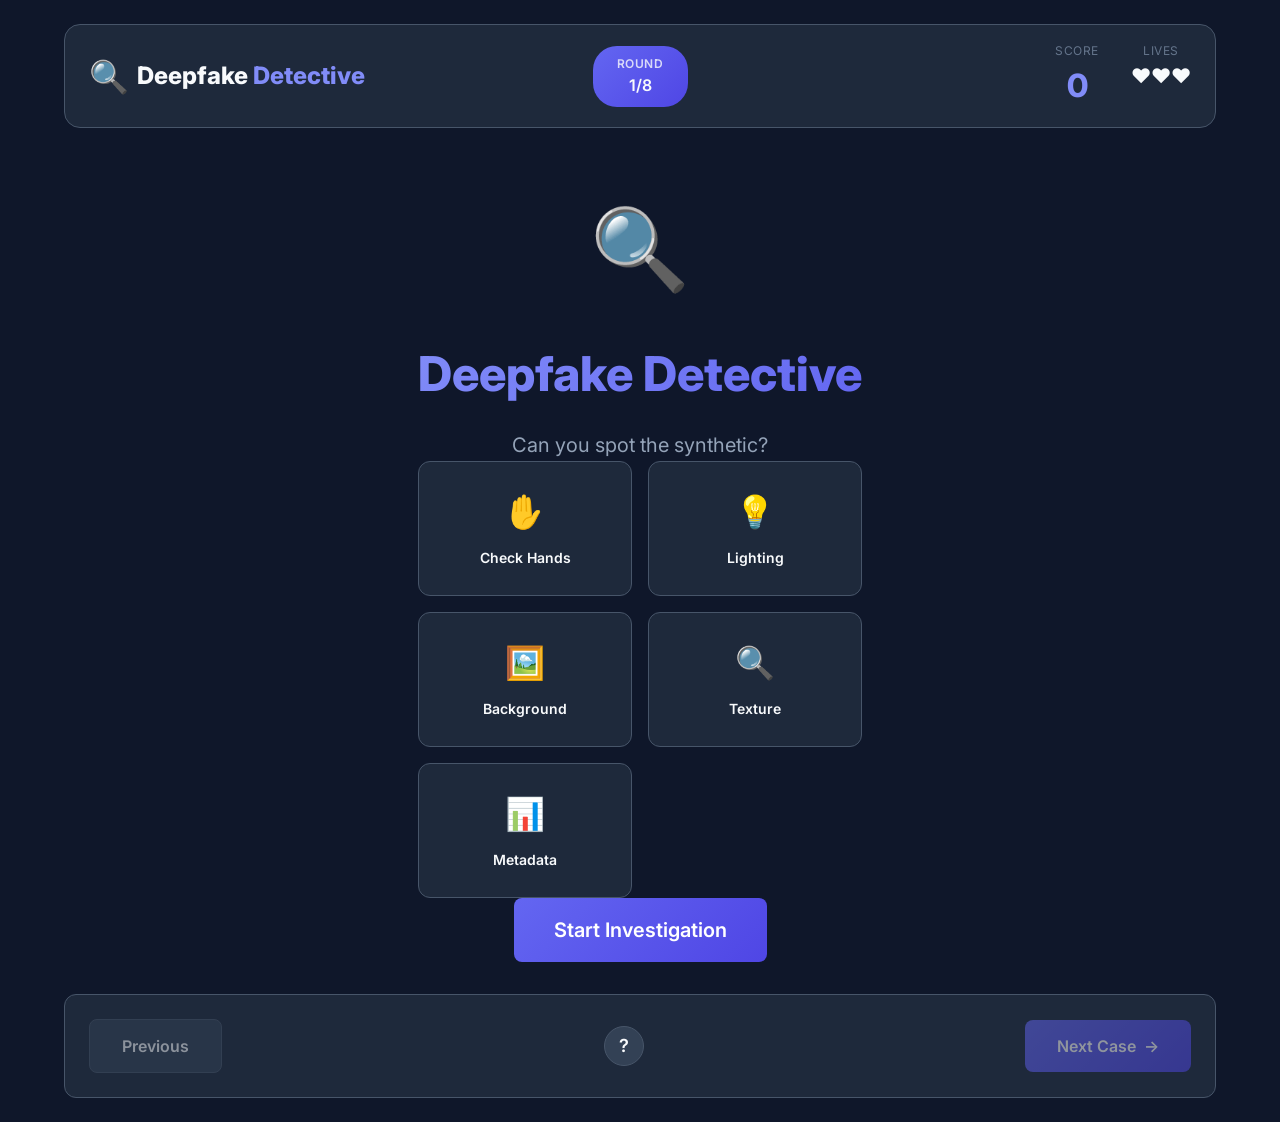
<file: cg-ai-literacy-and-safety/archive/deepfake-detective/evaluation-backup/index.html>
<!DOCTYPE html>
<html lang="en">
<head>
    <meta charset="UTF-8">
    <meta name="viewport" content="width=device-width, initial-scale=1.0">
    <title>Deepfake Detective - Spot the Synthetic</title>
    <link rel="preconnect" href="https://fonts.googleapis.com">
    <link rel="preconnect" href="https://fonts.gstatic.com" crossorigin>
    <link href="https://fonts.googleapis.com/css2?family=Inter:wght@400;500;600;700;800&display=swap" rel="stylesheet">
    <link rel="stylesheet" href="styles.css">
</head>
<body>
    <div id="app">
        <!-- Header -->
        <header class="game-header">
            <div class="header-left">
                <div class="logo">
                    <span class="logo-icon">🔍</span>
                    <h1>Deepfake <span class="highlight">Detective</span></h1>
                </div>
            </div>
            <div class="header-center">
                <div class="round-badge">
                    <span>Round</span>
                    <span id="round-counter">1/8</span>
                </div>
            </div>
            <div class="header-right">
                <div class="score-display">
                    <span class="score-label">Score</span>
                    <span id="score" class="score-value">0</span>
                </div>
                <div class="lives-display">
                    <span class="lives-label">Lives</span>
                    <span id="lives" class="lives-value">❤️❤️❤️</span>
                </div>
            </div>
        </header>

        <!-- Detection Tools Bar -->
        <div id="tools-bar" class="tools-bar">
            <div class="tool" data-tool="hands">
                <span class="tool-icon">✋</span>
                <span class="tool-name">Check Hands</span>
                <span class="tool-count" id="hands-count">2</span>
            </div>
            <div class="tool" data-tool="lighting">
                <span class="tool-icon">💡</span>
                <span class="tool-name">Lighting</span>
                <span class="tool-count" id="lighting-count">2</span>
            </div>
            <div class="tool" data-tool="background">
                <span class="tool-icon">🖼️</span>
                <span class="tool-name">Background</span>
                <span class="tool-count" id="background-count">2</span>
            </div>
            <div class="tool" data-tool="texture">
                <span class="tool-icon">🔍</span>
                <span class="tool-name">Skin Texture</span>
                <span class="tool-count" id="texture-count">2</span>
            </div>
            <div class="tool" data-tool="metadata">
                <span class="tool-icon">📊</span>
                <span class="tool-name">Metadata</span>
                <span class="tool-count" id="metadata-count">1</span>
            </div>
        </div>

        <!-- Main Game Area -->
        <main id="game-board">
            <!-- Content dynamically rendered -->
        </main>

        <!-- Controls -->
        <nav id="controls" class="game-controls">
            <button id="prev-btn" class="btn btn-secondary" disabled>
                <span>Previous</span>
            </button>
            <button id="help-btn" class="btn btn-help">?</button>
            <button id="next-btn" class="btn btn-primary" disabled>
                <span>Next Case</span>
                <span class="btn-icon">→</span>
            </button>
        </nav>

        <!-- Help Modal -->
        <div id="help-modal" class="modal hidden">
            <div class="modal-content">
                <button class="modal-close">&times;</button>
                <h2>How to Play Deepfake Detective</h2>
                <div class="help-sections">
                    <div class="help-section">
                        <h3>🎯 Goal</h3>
                        <p>Identify which media is AI-generated (synthetic) and which is authentic (real).</p>
                    </div>
                    <div class="help-section">
                        <h3>🔍 Detection Tools</h3>
                        <ul>
                            <li><strong>Check Hands:</strong> AI often struggles with fingers (extra, merged, or unnatural)</li>
                            <li><strong>Lighting:</strong> Inconsistent light sources, unnatural shadows</li>
                            <li><strong>Background:</strong> Blurry, warped, or physically impossible elements</li>
                            <li><strong>Skin Texture:</strong> Over-smooth, waxy, or inconsistent skin</li>
                            <li><strong>Metadata:</strong> Technical information about the file (limited uses!)</li>
                        </ul>
                    </div>
                    <div class="help-section">
                        <h3>⚠️ Lives System</h3>
                        <p>You have 3 lives. Lose a life for each incorrect judgment. Game ends when lives reach zero.</p>
                    </div>
                    <div class="help-section">
                        <h3>🏆 Scoring</h3>
                        <p>+100 points for correct identification without using tools<br>
                        +50 points for correct identification with tools<br>
                        Bonus points for unused tools at the end of a round</p>
                    </div>
                </div>
            </div>
        </div>
    </div>

    <script src="app.js"></script>
</body>
</html>
</file>
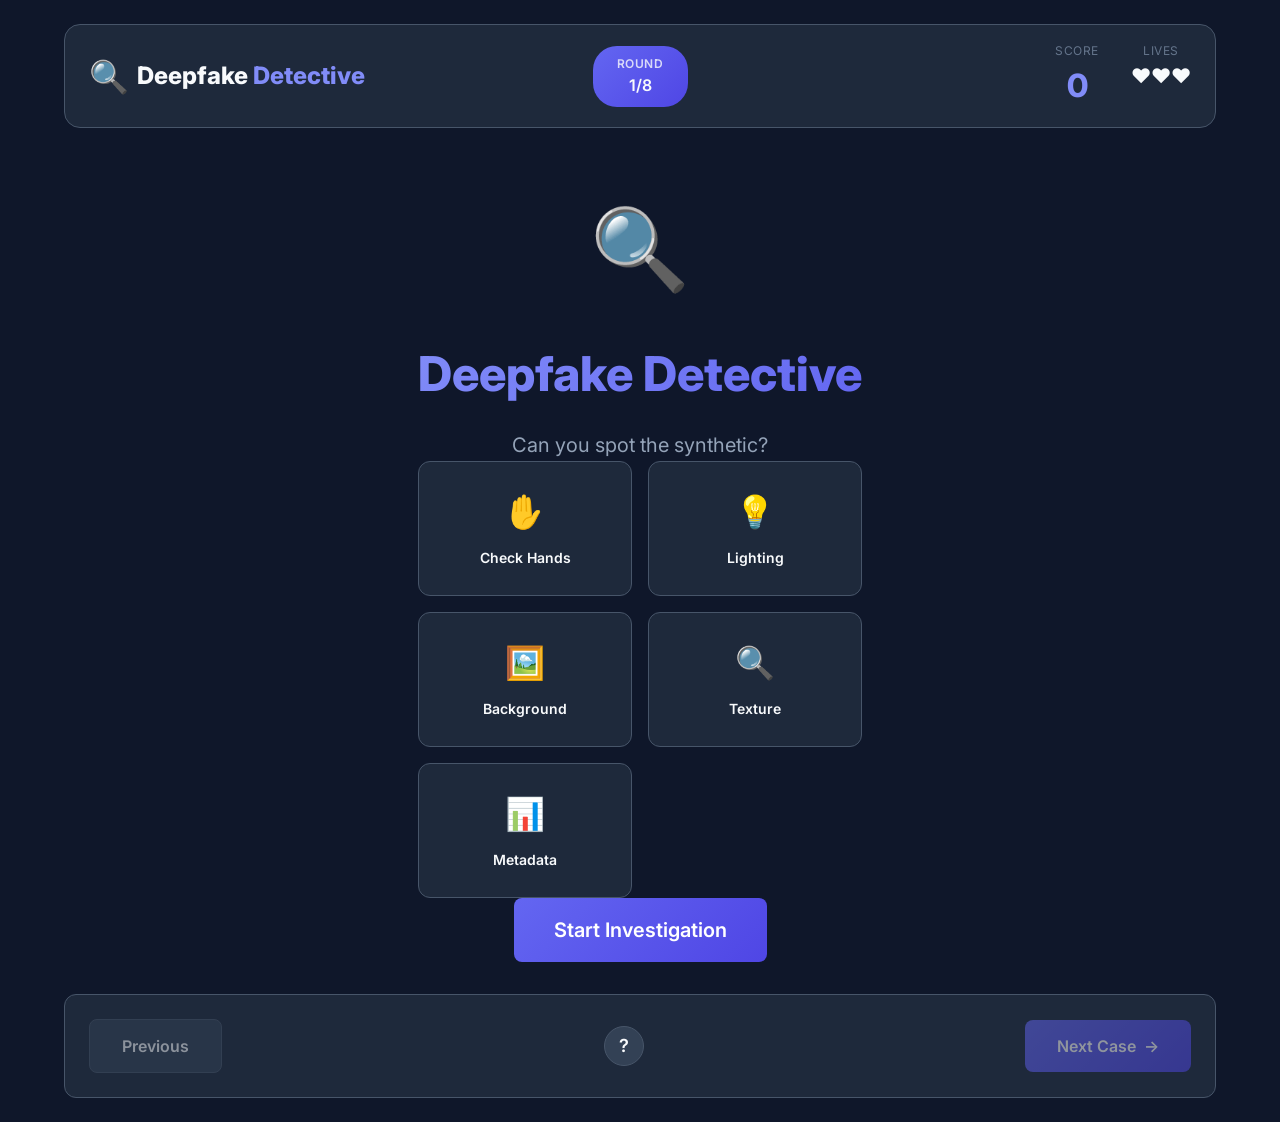
<file: cg-ai-literacy-and-safety/archive/deepfake-detective/web-vanilla/index.html>
<!DOCTYPE html>
<html lang="en">
<head>
    <meta charset="UTF-8">
    <meta name="viewport" content="width=device-width, initial-scale=1.0, viewport-fit=cover, maximum-scale=1.0, user-scalable=no">
    <meta name="theme-color" content="#0F172A">
    <meta name="apple-mobile-web-app-capable" content="yes">
    <meta name="apple-mobile-web-app-status-bar-style" content="black-translucent">
    <meta name="mobile-web-app-capable" content="yes">
    <title>Deepfake Detective - Spot the Synthetic</title>
    <link rel="preconnect" href="https://fonts.googleapis.com">
    <link rel="preconnect" href="https://fonts.gstatic.com" crossorigin>
    <link href="https://fonts.googleapis.com/css2?family=Inter:wght@400;500;600;700;800&display=swap" rel="stylesheet">
    <link rel="stylesheet" href="styles.css">
</head>
<body>
    <div id="app">
        <!-- Header -->
        <header class="game-header">
            <div class="header-left">
                <div class="logo">
                    <span class="logo-icon">🔍</span>
                    <h1>Deepfake <span class="highlight">Detective</span></h1>
                </div>
            </div>
            <div class="header-center">
                <div class="round-badge">
                    <span>Round</span>
                    <span id="round-counter">1/8</span>
                </div>
            </div>
            <div class="header-right">
                <div class="score-display">
                    <span class="score-label">Score</span>
                    <span id="score" class="score-value">0</span>
                </div>
                <div class="lives-display">
                    <span class="lives-label">Lives</span>
                    <span id="lives" class="lives-value">❤️❤️❤️</span>
                </div>
            </div>
        </header>

        <!-- Detection Tools Bar -->
        <div id="tools-bar" class="tools-bar">
            <div class="tool" data-tool="hands">
                <span class="tool-icon">✋</span>
                <span class="tool-name">Check Hands</span>
                <span class="tool-count" id="hands-count">2</span>
            </div>
            <div class="tool" data-tool="lighting">
                <span class="tool-icon">💡</span>
                <span class="tool-name">Lighting</span>
                <span class="tool-count" id="lighting-count">2</span>
            </div>
            <div class="tool" data-tool="background">
                <span class="tool-icon">🖼️</span>
                <span class="tool-name">Background</span>
                <span class="tool-count" id="background-count">2</span>
            </div>
            <div class="tool" data-tool="texture">
                <span class="tool-icon">🔍</span>
                <span class="tool-name">Skin Texture</span>
                <span class="tool-count" id="texture-count">2</span>
            </div>
            <div class="tool" data-tool="metadata">
                <span class="tool-icon">📊</span>
                <span class="tool-name">Metadata</span>
                <span class="tool-count" id="metadata-count">1</span>
            </div>
        </div>

        <!-- Main Game Area -->
        <main id="game-board">
            <!-- Content dynamically rendered -->
        </main>

        <!-- Controls -->
        <nav id="controls" class="game-controls">
            <button id="prev-btn" class="btn btn-secondary" disabled>
                <span>Previous</span>
            </button>
            <button id="help-btn" class="btn btn-help">?</button>
            <button id="next-btn" class="btn btn-primary" disabled>
                <span>Next Case</span>
                <span class="btn-icon">→</span>
            </button>
        </nav>

        <!-- Help Modal -->
        <div id="help-modal" class="modal hidden">
            <div class="modal-content">
                <button class="modal-close">&times;</button>
                <h2>How to Play Deepfake Detective</h2>
                <div class="help-sections">
                    <div class="help-section">
                        <h3>🎯 Goal</h3>
                        <p>Identify which media is AI-generated (synthetic) and which is authentic (real).</p>
                    </div>
                    <div class="help-section">
                        <h3>🔍 Detection Tools</h3>
                        <ul>
                            <li><strong>Check Hands:</strong> AI often struggles with fingers (extra, merged, or unnatural)</li>
                            <li><strong>Lighting:</strong> Inconsistent light sources, unnatural shadows</li>
                            <li><strong>Background:</strong> Blurry, warped, or physically impossible elements</li>
                            <li><strong>Skin Texture:</strong> Over-smooth, waxy, or inconsistent skin</li>
                            <li><strong>Metadata:</strong> Technical information about the file (limited uses!)</li>
                        </ul>
                    </div>
                    <div class="help-section">
                        <h3>⚠️ Lives System</h3>
                        <p>You have 3 lives. Lose a life for each incorrect judgment. Game ends when lives reach zero.</p>
                    </div>
                    <div class="help-section">
                        <h3>🏆 Scoring</h3>
                        <p>+100 points for correct identification without using tools<br>
                        +50 points for correct identification with tools<br>
                        Bonus points for unused tools at the end of a round</p>
                    </div>
                </div>
            </div>
        </div>
    </div>

    <script src="app.js"></script>
</body>
</html>
</file>
<file: cg-ai-literacy-and-safety/games/shared/card-base.css>
/* ========================================
   Card Game Base — Shared Design System
   ======================================== */

/* ----------------------------------------
   Design Tokens
   ---------------------------------------- */
:root {
    /* Shared spacing */
    --card-gap: 16px;
    --card-radius: 16px;
    --card-radius-sm: 10px;
    --card-shadow: 0 4px 12px rgba(0, 0, 0, 0.25);
    --card-shadow-hover: 0 8px 24px rgba(0, 0, 0, 0.35);
    --card-shadow-active: 0 2px 6px rgba(0, 0, 0, 0.3);

    /* Card dimensions (poker ratio 5:7) */
    --card-width: 260px;
    --card-height: calc(var(--card-width) * 1.4);
    --card-width-sm: 180px;
    --card-height-sm: calc(var(--card-width-sm) * 1.4);

    /* Transitions */
    --t-flip: 600ms;
    --t-deal: 400ms;
    --t-hover: 200ms;

    /* Token */
    --token-size: 40px;
    --token-size-sm: 28px;

    /* Framework badge colors */
    --fw-unesco: #E11D48;
    --fw-oecd: #059669;
    --fw-nist: #7C3AED;
    --fw-eu: #0369A1;
    --fw-coe: #D97706;
}

/* ----------------------------------------
   Card Container & Flip
   ---------------------------------------- */
.gc-card {
    width: var(--card-width);
    max-width: 100%;
    aspect-ratio: 5 / 7;
    perspective: 800px;
    cursor: pointer;
}

.gc-card-inner {
    position: relative;
    width: 100%;
    height: 100%;
    transition: transform var(--t-flip) cubic-bezier(0.4, 0, 0.2, 1);
    transform-style: preserve-3d;
}

.gc-card.flipped .gc-card-inner {
    transform: rotateY(180deg);
}

.gc-card-front,
.gc-card-back {
    position: absolute;
    inset: 0;
    backface-visibility: hidden;
    -webkit-backface-visibility: hidden;
    border-radius: var(--card-radius);
    overflow: hidden;
    display: flex;
    flex-direction: column;
}

.gc-card-front {
    transform: rotateY(180deg);
    background: var(--color-surface, #1E293B);
    border: 1px solid var(--color-border, #475569);
    padding: 20px;
}

.gc-card-back {
    background: linear-gradient(135deg, #1a1a2e 0%, #16213e 50%, #0f3460 100%);
    border: 2px solid rgba(255, 255, 255, 0.1);
    display: flex;
    align-items: center;
    justify-content: center;
}

.gc-card-back::after {
    content: '';
    width: 60%;
    height: 60%;
    border: 2px solid rgba(255, 255, 255, 0.15);
    border-radius: 12px;
    background: repeating-linear-gradient(
        45deg,
        transparent,
        transparent 10px,
        rgba(255, 255, 255, 0.03) 10px,
        rgba(255, 255, 255, 0.03) 20px
    );
}

/* ----------------------------------------
   Card Deal Animation
   ---------------------------------------- */
.gc-deal {
    opacity: 0;
    transform: translateY(-40px) scale(0.9);
    animation: gc-deal-in var(--t-deal) cubic-bezier(0.34, 1.56, 0.64, 1) forwards;
}

.gc-deal:nth-child(1) { animation-delay: 0ms; }
.gc-deal:nth-child(2) { animation-delay: 80ms; }
.gc-deal:nth-child(3) { animation-delay: 160ms; }
.gc-deal:nth-child(4) { animation-delay: 240ms; }
.gc-deal:nth-child(5) { animation-delay: 320ms; }
.gc-deal:nth-child(6) { animation-delay: 400ms; }

@keyframes gc-deal-in {
    0% {
        opacity: 0;
        transform: translateY(-40px) scale(0.9);
    }
    100% {
        opacity: 1;
        transform: translateY(0) scale(1);
    }
}

/* ----------------------------------------
   Card Hover & Tap
   ---------------------------------------- */
@media (hover: hover) {
    .gc-card:hover .gc-card-inner {
        transform: translateY(-6px);
        box-shadow: var(--card-shadow-hover);
    }
    .gc-card.flipped:hover .gc-card-inner {
        transform: rotateY(180deg) translateY(-6px);
    }
}

@media (hover: none) {
    .gc-card:active .gc-card-inner {
        transform: scale(0.97);
    }
    .gc-card.flipped:active .gc-card-inner {
        transform: rotateY(180deg) scale(0.97);
    }
}

/* ----------------------------------------
   Card Grid Layouts
   ---------------------------------------- */
.gc-grid {
    display: grid;
    gap: var(--card-gap);
    justify-items: center;
    padding: var(--card-gap);
}

.gc-grid-2 { grid-template-columns: repeat(2, 1fr); }
.gc-grid-3 { grid-template-columns: repeat(3, 1fr); }
.gc-grid-4 { grid-template-columns: repeat(4, 1fr); }

@media (max-width: 768px) {
    .gc-grid-3, .gc-grid-4 { grid-template-columns: repeat(2, 1fr); }
}

@media (max-width: 480px) {
    .gc-grid-2, .gc-grid-3, .gc-grid-4 {
        grid-template-columns: 1fr;
    }
    .gc-card {
        width: 100%;
        max-width: var(--card-width);
        margin: 0 auto;
    }
}

/* ----------------------------------------
   Card Hand (fan at bottom)
   ---------------------------------------- */
.gc-hand {
    display: flex;
    justify-content: center;
    gap: 8px;
    padding: 16px;
    flex-wrap: wrap;
}

.gc-hand .gc-card {
    --card-width: var(--card-width-sm);
    transition: transform var(--t-hover) ease;
}

@media (hover: hover) {
    .gc-hand .gc-card:hover {
        transform: translateY(-12px);
        z-index: 10;
    }
}

/* ----------------------------------------
   Token / Chip
   ---------------------------------------- */
.gc-token {
    display: inline-flex;
    align-items: center;
    justify-content: center;
    width: var(--token-size);
    height: var(--token-size);
    border-radius: 50%;
    font-weight: 700;
    font-size: 14px;
    border: 3px solid rgba(255, 255, 255, 0.2);
    box-shadow:
        0 2px 4px rgba(0, 0, 0, 0.3),
        inset 0 1px 0 rgba(255, 255, 255, 0.2),
        inset 0 -1px 0 rgba(0, 0, 0, 0.2);
    text-shadow: 0 1px 2px rgba(0, 0, 0, 0.3);
    flex-shrink: 0;
}

.gc-token-sm {
    width: var(--token-size-sm);
    height: var(--token-size-sm);
    font-size: 11px;
    border-width: 2px;
}

.gc-token-blue { background: linear-gradient(135deg, #3B82F6, #2563EB); color: #fff; }
.gc-token-green { background: linear-gradient(135deg, #10B981, #059669); color: #fff; }
.gc-token-yellow { background: linear-gradient(135deg, #F59E0B, #D97706); color: #fff; }
.gc-token-red { background: linear-gradient(135deg, #EF4444, #DC2626); color: #fff; }
.gc-token-purple { background: linear-gradient(135deg, #8B5CF6, #7C3AED); color: #fff; }
.gc-token-gray { background: linear-gradient(135deg, #64748B, #475569); color: #fff; }

.gc-token-pile {
    display: flex;
    gap: 4px;
    flex-wrap: wrap;
    align-items: center;
}

/* Token spend animation */
.gc-token-spend {
    animation: gc-token-fly 0.5s ease-out forwards;
}

@keyframes gc-token-fly {
    0% { opacity: 1; transform: scale(1); }
    100% { opacity: 0; transform: scale(0.3) translateY(-30px); }
}

/* ----------------------------------------
   Stamp Mechanic
   ---------------------------------------- */
.gc-stamp {
    display: inline-block;
    padding: 8px 24px;
    border: 4px solid;
    border-radius: 8px;
    font-weight: 800;
    font-size: 20px;
    text-transform: uppercase;
    letter-spacing: 2px;
    transform: rotate(-5deg);
    opacity: 0;
    animation: gc-stamp-hit 0.4s cubic-bezier(0.17, 0.67, 0.24, 1.2) forwards;
}

.gc-stamp-accept {
    color: #10B981;
    border-color: #10B981;
    background: rgba(16, 185, 129, 0.1);
}

.gc-stamp-reject {
    color: #EF4444;
    border-color: #EF4444;
    background: rgba(239, 68, 68, 0.1);
}

.gc-stamp-caution {
    color: #F59E0B;
    border-color: #F59E0B;
    background: rgba(245, 158, 11, 0.1);
}

@keyframes gc-stamp-hit {
    0% { opacity: 0; transform: rotate(-5deg) scale(2); }
    60% { opacity: 1; transform: rotate(-5deg) scale(0.9); }
    100% { opacity: 0.85; transform: rotate(-5deg) scale(1); }
}

/* ----------------------------------------
   Modal (shared)
   ---------------------------------------- */
.gc-modal-backdrop {
    position: fixed;
    inset: 0;
    background: rgba(0, 0, 0, 0.75);
    display: flex;
    align-items: center;
    justify-content: center;
    z-index: 1000;
    padding: 24px;
    opacity: 0;
    animation: gc-fade-in 0.2s ease forwards;
}

.gc-modal-backdrop.hidden { display: none; }

.gc-modal {
    background: var(--color-surface, #1E293B);
    border-radius: var(--card-radius);
    padding: 32px;
    max-width: 600px;
    width: 100%;
    max-height: 90vh;
    overflow-y: auto;
    position: relative;
    border: 1px solid var(--color-border, #475569);
    animation: gc-slide-up 0.3s ease;
}

.gc-modal-close {
    position: absolute;
    top: 12px;
    right: 16px;
    background: none;
    border: none;
    font-size: 28px;
    cursor: pointer;
    color: var(--color-text-secondary, #94A3B8);
    line-height: 1;
}

@keyframes gc-fade-in {
    from { opacity: 0; }
    to { opacity: 1; }
}

@keyframes gc-slide-up {
    from { transform: translateY(20px); opacity: 0; }
    to { transform: translateY(0); opacity: 1; }
}

@media (max-width: 480px) {
    .gc-modal-backdrop {
        align-items: flex-end;
        padding: 0;
    }
    .gc-modal {
        width: 100%;
        max-height: 85vh;
        border-radius: var(--card-radius) var(--card-radius) 0 0;
        padding: 24px;
    }
}

/* ----------------------------------------
   Button System
   ---------------------------------------- */
.gc-btn {
    display: inline-flex;
    align-items: center;
    justify-content: center;
    gap: 8px;
    padding: 12px 24px;
    border-radius: var(--card-radius-sm);
    font-family: inherit;
    font-size: 15px;
    font-weight: 600;
    cursor: pointer;
    border: none;
    transition: all var(--t-hover) ease;
    -webkit-tap-highlight-color: transparent;
}

.gc-btn:disabled {
    opacity: 0.4;
    cursor: not-allowed;
}

.gc-btn-primary {
    background: var(--color-primary, #3B82F6);
    color: #fff;
}

.gc-btn-primary:hover:not(:disabled) {
    filter: brightness(1.1);
    transform: translateY(-1px);
}

.gc-btn-secondary {
    background: var(--color-surface-light, #334155);
    color: var(--color-text, #F8FAFC);
    border: 1px solid var(--color-border, #475569);
}

.gc-btn-secondary:hover:not(:disabled) {
    background: var(--color-border, #475569);
}

.gc-btn-icon {
    width: 44px;
    height: 44px;
    padding: 0;
    border-radius: 50%;
    background: var(--color-surface-light, #334155);
    color: var(--color-text, #F8FAFC);
    border: 1px solid var(--color-border, #475569);
    font-size: 18px;
}

/* ----------------------------------------
   Fixed Bottom Bar
   ---------------------------------------- */
.gc-bottom-bar {
    position: fixed;
    bottom: 0;
    left: 0;
    right: 0;
    display: flex;
    justify-content: space-between;
    align-items: center;
    padding: 16px 24px;
    background: var(--color-surface, #1E293B);
    border-top: 1px solid var(--color-border, #475569);
    z-index: 50;
    gap: 12px;
}

@supports (padding: env(safe-area-inset-bottom)) {
    .gc-bottom-bar {
        padding-bottom: calc(16px + env(safe-area-inset-bottom));
    }
}

/* ----------------------------------------
   Framework Badges
   ---------------------------------------- */
.gc-badge {
    display: inline-flex;
    align-items: center;
    gap: 4px;
    padding: 3px 10px;
    border-radius: 12px;
    font-size: 11px;
    font-weight: 600;
    letter-spacing: 0.3px;
    text-transform: uppercase;
}

.gc-badge-unesco { background: rgba(225, 29, 72, 0.15); color: var(--fw-unesco); }
.gc-badge-oecd { background: rgba(5, 150, 105, 0.15); color: var(--fw-oecd); }
.gc-badge-nist { background: rgba(124, 58, 237, 0.15); color: var(--fw-nist); }
.gc-badge-eu { background: rgba(3, 105, 161, 0.15); color: var(--fw-eu); }
.gc-badge-coe { background: rgba(217, 119, 6, 0.15); color: var(--fw-coe); }

/* ----------------------------------------
   Confetti Canvas
   ---------------------------------------- */
.gc-confetti {
    position: fixed;
    top: 0;
    left: 0;
    pointer-events: none;
    z-index: 9999;
}

/* ----------------------------------------
   Slide-in Utility
   ---------------------------------------- */
.gc-slide-in {
    animation: gc-slide-in-up 0.4s cubic-bezier(0.34, 1.56, 0.64, 1) both;
}

@keyframes gc-slide-in-up {
    from { opacity: 0; transform: translateY(30px); }
    to { opacity: 1; transform: translateY(0); }
}

/* ----------------------------------------
   Phase Transition Card
   ---------------------------------------- */
.gc-phase-card {
    position: fixed;
    inset: 0;
    display: flex;
    align-items: center;
    justify-content: center;
    background: rgba(0, 0, 0, 0.8);
    z-index: 100;
    animation: gc-fade-in 0.3s ease;
}

.gc-phase-card-content {
    background: var(--color-surface, #1E293B);
    border: 2px solid var(--color-primary, #3B82F6);
    border-radius: var(--card-radius);
    padding: 48px 64px;
    text-align: center;
    animation: gc-phase-zoom 0.5s cubic-bezier(0.34, 1.56, 0.64, 1);
}

@keyframes gc-phase-zoom {
    from { transform: scale(0.7); opacity: 0; }
    to { transform: scale(1); opacity: 1; }
}

/* ----------------------------------------
   Board Game Track
   ---------------------------------------- */
.gc-track {
    display: flex;
    align-items: center;
    gap: 0;
    padding: 8px 0;
}

.gc-track-node {
    width: 44px;
    height: 44px;
    border-radius: 50%;
    display: flex;
    align-items: center;
    justify-content: center;
    font-size: 18px;
    font-weight: 700;
    background: var(--color-surface-light, #334155);
    border: 3px solid var(--color-border, #475569);
    position: relative;
    z-index: 1;
    transition: all 0.3s ease;
}

.gc-track-node.active {
    border-color: var(--color-primary, #3B82F6);
    background: var(--color-primary, #3B82F6);
    color: #fff;
    box-shadow: 0 0 12px rgba(59, 130, 246, 0.4);
}

.gc-track-node.complete {
    border-color: #10B981;
    background: #10B981;
    color: #fff;
}

.gc-track-connector {
    flex: 1;
    height: 4px;
    background: var(--color-border, #475569);
    min-width: 20px;
}

.gc-track-connector.complete {
    background: #10B981;
}

/* ----------------------------------------
   Screen Reader Only
   ---------------------------------------- */
.gc-sr-only {
    position: absolute;
    width: 1px;
    height: 1px;
    padding: 0;
    margin: -1px;
    overflow: hidden;
    clip: rect(0, 0, 0, 0);
    white-space: nowrap;
    border-width: 0;
}

/* ----------------------------------------
   Difficulty Stars
   ---------------------------------------- */
.gc-stars {
    display: inline-flex;
    gap: 2px;
    font-size: 14px;
}

.gc-stars .filled { color: #F59E0B; }
.gc-stars .empty { color: var(--color-surface-light, #334155); }
</file>
<file: cg-ai-literacy-and-safety/games/bias-bounty-lite/styles.css>
/* ========================================
   BIAS BOUNTY - Design System (Full Version v1.1)
   ======================================== */

/* CSS Variables */
:root {
    /* Colors */
    --color-primary: #2563EB;
    --color-primary-dark: #1E40AF;
    --color-primary-light: #3B82F6;
    
    --color-bad-start: #DC2626;
    --color-bad-start-light: #FEE2E2;
    --color-wrong-measuring: #F59E0B;
    --color-wrong-measuring-light: #FEF3C7;
    --color-sneaky-shortcuts: #16A34A;
    --color-sneaky-shortcuts-light: #DCFCE7;
    
    --color-bg: #F8FAFC;
    --color-surface: #FFFFFF;
    --color-border: #E2E8F0;
    --color-text: #1E293B;
    --color-text-secondary: #64748B;
    --color-text-muted: #94A3B8;
    
    /* Framework Colors */
    --color-unesco: #E11D48;
    --color-oecd: #059669;
    --color-nist: #7C3AED;
    --color-eu: #0369A1;
    
    /* Spacing */
    --space-xs: 4px;
    --space-sm: 8px;
    --space-md: 16px;
    --space-lg: 24px;
    --space-xl: 32px;
    --space-2xl: 48px;
    
    /* Typography */
    --font-family: 'Inter', -apple-system, BlinkMacSystemFont, 'Segoe UI', sans-serif;
    --font-size-xs: 12px;
    --font-size-sm: 14px;
    --font-size-md: 16px;
    --font-size-lg: 20px;
    --font-size-xl: 24px;
    --font-size-2xl: 32px;
    
    /* Shadows */
    --shadow-sm: 0 1px 2px rgba(0,0,0,0.05);
    --shadow-md: 0 4px 6px -1px rgba(0,0,0,0.1), 0 2px 4px -1px rgba(0,0,0,0.06);
    --shadow-lg: 0 10px 15px -3px rgba(0,0,0,0.1), 0 4px 6px -2px rgba(0,0,0,0.05);
    --shadow-xl: 0 20px 25px -5px rgba(0,0,0,0.1), 0 10px 10px -5px rgba(0,0,0,0.04);
    
    /* Transitions */
    --transition-fast: 150ms ease-out;
    --transition-base: 300ms ease-out;
    --transition-slow: 500ms cubic-bezier(0.4, 0, 0.2, 1);
    
    /* Border Radius */
    --radius-sm: 8px;
    --radius-md: 12px;
    --radius-lg: 16px;
    --radius-xl: 24px;
}

/* Reset & Base */
*, *::before, *::after {
    margin: 0;
    padding: 0;
    box-sizing: border-box;
}

html {
    font-size: 16px;
    -webkit-font-smoothing: antialiased;
    -moz-osx-font-smoothing: grayscale;
}

body {
    font-family: var(--font-family);
    background: var(--color-bg);
    color: var(--color-text);
    line-height: 1.6;
    min-height: 100vh;
}

/* ========================================
   Layout
   ======================================== */

#app {
    max-width: 1400px;
    margin: 0 auto;
    padding: var(--space-lg);
    min-height: 100vh;
    display: flex;
    flex-direction: column;
}

/* ========================================
   Header
   ======================================== */

.game-header {
    display: grid;
    grid-template-columns: 1fr auto 1fr;
    align-items: center;
    gap: var(--space-lg);
    padding: var(--space-md) var(--space-lg);
    background: var(--color-surface);
    border-radius: var(--radius-lg);
    box-shadow: var(--shadow-md);
    margin-bottom: var(--space-lg);
}

.header-left {
    display: flex;
    align-items: center;
}

.logo {
    display: flex;
    align-items: center;
    gap: var(--space-sm);
}

.logo-icon {
    font-size: 28px;
}

.logo h1 {
    font-size: var(--font-size-xl);
    font-weight: 800;
    color: var(--color-text);
}

.logo .lite {
    font-weight: 400;
    color: var(--color-primary);
}

.version-badge {
    font-size: var(--font-size-xs);
    background: var(--color-primary);
    color: white;
    padding: 2px 8px;
    border-radius: var(--radius-sm);
    margin-left: var(--space-sm);
    vertical-align: middle;
}

.header-center {
    display: flex;
    justify-content: center;
}

.phase-badge {
    display: flex;
    align-items: center;
    gap: var(--space-sm);
    background: linear-gradient(135deg, var(--color-primary), var(--color-primary-dark));
    color: white;
    padding: var(--space-sm) var(--space-lg);
    border-radius: var(--radius-xl);
    font-weight: 600;
    box-shadow: var(--shadow-md);
}

.phase-number {
    background: rgba(255,255,255,0.2);
    width: 28px;
    height: 28px;
    border-radius: 50%;
    display: flex;
    align-items: center;
    justify-content: center;
    font-size: var(--font-size-sm);
    font-weight: 700;
}

.header-right {
    display: flex;
    align-items: center;
    justify-content: flex-end;
    gap: var(--space-lg);
}

.score-display {
    display: flex;
    flex-direction: column;
    align-items: flex-end;
}

.score-label {
    font-size: var(--font-size-xs);
    text-transform: uppercase;
    letter-spacing: 0.05em;
    color: var(--color-text-muted);
    font-weight: 600;
}

.score-value {
    font-size: var(--font-size-2xl);
    font-weight: 800;
    color: var(--color-primary);
    line-height: 1;
}

#system-counter {
    font-size: var(--font-size-sm);
    color: var(--color-text-secondary);
    font-weight: 500;
}

/* ========================================
   Pattern Reference Bar
   ======================================== */

.pattern-bar {
    display: flex;
    justify-content: center;
    gap: var(--space-md);
    padding: var(--space-md);
    background: var(--color-surface);
    border-radius: var(--radius-lg);
    box-shadow: var(--shadow-sm);
    margin-bottom: var(--space-lg);
    transition: all var(--transition-base);
}

.pattern-bar.hidden {
    display: none;
}

.pattern-ref {
    display: flex;
    align-items: center;
    gap: var(--space-sm);
    padding: var(--space-sm) var(--space-md);
    border-radius: var(--radius-md);
    background: var(--color-bg);
    border: 2px solid transparent;
    transition: all var(--transition-fast);
    cursor: help;
}

.pattern-ref[data-pattern="bad-start"] {
    border-color: var(--color-bad-start);
    background: var(--color-bad-start-light);
}

.pattern-ref[data-pattern="wrong-measuring"] {
    border-color: var(--color-wrong-measuring);
    background: var(--color-wrong-measuring-light);
}

.pattern-ref[data-pattern="sneaky-shortcuts"] {
    border-color: var(--color-sneaky-shortcuts);
    background: var(--color-sneaky-shortcuts-light);
}

.ref-icon {
    font-size: 20px;
}

.ref-name {
    font-weight: 600;
    font-size: var(--font-size-sm);
}

/* ========================================
   Game Board
   ======================================== */

#game-board {
    flex: 1;
    display: flex;
    flex-direction: column;
    align-items: center;
    justify-content: center;
    padding: var(--space-xl) 0;
}

/* ========================================
   Cards
   ======================================== */

.card {
    background: var(--color-surface);
    border-radius: var(--radius-lg);
    padding: var(--space-xl);
    box-shadow: var(--shadow-lg);
    border: 3px solid var(--color-border);
    transition: all var(--transition-base);
    animation: cardEnter 0.5s ease-out;
}

@keyframes cardEnter {
    from {
        opacity: 0;
        transform: translateY(20px) scale(0.95);
    }
    to {
        opacity: 1;
        transform: translateY(0) scale(1);
    }
}

.card:hover {
    transform: translateY(-4px);
    box-shadow: var(--shadow-xl);
}

/* System Card */
.system-card {
    max-width: 520px;
    width: 100%;
    text-align: center;
    border-color: var(--color-primary);
    position: relative;
    overflow: hidden;
}

.system-card::before {
    content: '';
    position: absolute;
    top: 0;
    left: 0;
    right: 0;
    height: 6px;
    background: linear-gradient(90deg, var(--color-primary), var(--color-primary-light));
}

.system-icon {
    font-size: 64px;
    margin-bottom: var(--space-md);
    display: block;
}

.system-card h2 {
    font-size: var(--font-size-2xl);
    font-weight: 800;
    color: var(--color-text);
    margin-bottom: var(--space-md);
}

.system-card .description {
    font-size: var(--font-size-lg);
    color: var(--color-text-secondary);
    line-height: 1.6;
}

.system-meta {
    margin-top: var(--space-lg);
    padding-top: var(--space-lg);
    border-top: 1px solid var(--color-border);
    display: flex;
    justify-content: center;
    gap: var(--space-xl);
}

.meta-item {
    text-align: center;
}

.meta-label {
    display: block;
    font-size: var(--font-size-xs);
    text-transform: uppercase;
    letter-spacing: 0.05em;
    color: var(--color-text-muted);
    margin-bottom: var(--space-xs);
}

.meta-value {
    font-weight: 600;
    color: var(--color-text);
}

.real-world-example {
    margin-top: var(--space-lg);
    padding: var(--space-md);
    background: linear-gradient(135deg, #EFF6FF, #DBEAFE);
    border-radius: var(--radius-md);
    border-left: 4px solid var(--color-primary);
    text-align: left;
}

.example-label {
    font-weight: 700;
    color: var(--color-primary);
    display: block;
    margin-bottom: var(--space-xs);
}

.example-text {
    font-size: var(--font-size-sm);
    color: var(--color-text-secondary);
}

/* Problem Cards Grid */
.problems-grid {
    display: grid;
    grid-template-columns: repeat(3, 1fr);
    gap: var(--space-lg);
    width: 100%;
    max-width: 1200px;
}

.problem-card {
    border-color: var(--color-bad-start);
    position: relative;
    display: flex;
    flex-direction: column;
}

.problem-card::before {
    content: '';
    position: absolute;
    top: 0;
    left: 0;
    right: 0;
    height: 4px;
    background: var(--color-bad-start);
}

.problem-header {
    display: flex;
    align-items: center;
    gap: var(--space-sm);
    margin-bottom: var(--space-md);
    flex-wrap: wrap;
}

.problem-badge {
    background: var(--color-bad-start);
    color: white;
    font-size: var(--font-size-xs);
    font-weight: 700;
    text-transform: uppercase;
    letter-spacing: 0.05em;
    padding: var(--space-xs) var(--space-sm);
    border-radius: var(--radius-sm);
}

.framework-badge {
    font-size: var(--font-size-xs);
    padding: 2px 8px;
    border-radius: var(--radius-sm);
    font-weight: 600;
}

.framework-badge.unesco {
    background: var(--color-unesco);
    color: white;
}

.framework-badge.oecd {
    background: var(--color-oecd);
    color: white;
}

.framework-badge.nist {
    background: var(--color-nist);
    color: white;
}

.framework-badge.eu {
    background: var(--color-eu);
    color: white;
}

.problem-card h3 {
    font-size: var(--font-size-lg);
    font-weight: 700;
    color: var(--color-text);
    margin-bottom: var(--space-md);
    line-height: 1.3;
}

.problem-description {
    font-size: var(--font-size-md);
    color: var(--color-text-secondary);
    line-height: 1.6;
    flex: 1;
    margin-bottom: var(--space-md);
}

.affected-section {
    background: var(--color-bad-start-light);
    border-radius: var(--radius-md);
    padding: var(--space-md);
    margin-top: auto;
}

.affected-label {
    font-size: var(--font-size-xs);
    font-weight: 700;
    text-transform: uppercase;
    letter-spacing: 0.05em;
    color: var(--color-bad-start);
    margin-bottom: var(--space-sm);
    display: block;
}

.affected-list {
    list-style: none;
}

.affected-list li {
    font-size: var(--font-size-sm);
    color: var(--color-text);
    padding: var(--space-xs) 0;
    display: flex;
    align-items: center;
    gap: var(--space-xs);
}

.affected-list li::before {
    content: '☒';
    color: var(--color-bad-start);
    font-weight: bold;
}

.affected-stats {
    margin-top: var(--space-sm);
    padding: var(--space-sm);
    background: rgba(220, 38, 38, 0.1);
    border-radius: var(--radius-sm);
    font-size: var(--font-size-sm);
    color: var(--color-bad-start);
    font-weight: 600;
}

/* Hint Section */
.hint-section {
    margin-top: var(--space-md);
    padding-top: var(--space-md);
    border-top: 1px dashed var(--color-border);
}

.hint-btn {
    background: linear-gradient(135deg, #F59E0B, #D97706);
    color: white;
    border: none;
    padding: var(--space-sm) var(--space-md);
    border-radius: var(--radius-md);
    font-size: var(--font-size-sm);
    font-weight: 600;
    cursor: pointer;
    transition: all var(--transition-fast);
    width: 100%;
}

.hint-btn:hover {
    transform: translateY(-2px);
    box-shadow: var(--shadow-md);
}

.hint-btn:disabled {
    background: var(--color-text-muted);
    cursor: not-allowed;
    transform: none;
}

.hint-display {
    margin-top: var(--space-sm);
    padding: var(--space-sm);
    background: #EFF6FF;
    border-radius: var(--radius-sm);
    font-size: var(--font-size-sm);
    color: var(--color-text-secondary);
    font-style: italic;
}

/* Pattern Selection Cards */
.patterns-grid {
    display: grid;
    grid-template-columns: repeat(3, 1fr);
    gap: var(--space-xl);
    width: 100%;
    max-width: 1000px;
}

.pattern-select-card {
    cursor: pointer;
    text-align: center;
    padding: var(--space-2xl) var(--space-xl);
    position: relative;
    transition: all var(--transition-base);
}

.pattern-select-card:hover {
    transform: translateY(-8px) scale(1.02);
}

.pattern-select-card.selected {
    transform: scale(1.05);
    box-shadow: var(--shadow-xl);
}

.pattern-select-card[data-pattern="bad-start"] {
    border-color: var(--color-bad-start);
    background: linear-gradient(135deg, var(--color-surface), var(--color-bad-start-light));
}

.pattern-select-card[data-pattern="bad-start"].selected {
    box-shadow: 0 0 0 4px var(--color-bad-start), var(--shadow-xl);
}

.pattern-select-card[data-pattern="wrong-measuring"] {
    border-color: var(--color-wrong-measuring);
    background: linear-gradient(135deg, var(--color-surface), var(--color-wrong-measuring-light));
}

.pattern-select-card[data-pattern="wrong-measuring"].selected {
    box-shadow: 0 0 0 4px var(--color-wrong-measuring), var(--shadow-xl);
}

.pattern-select-card[data-pattern="sneaky-shortcuts"] {
    border-color: var(--color-sneaky-shortcuts);
    background: linear-gradient(135deg, var(--color-surface), var(--color-sneaky-shortcuts-light));
}

.pattern-select-card[data-pattern="sneaky-shortcuts"].selected {
    box-shadow: 0 0 0 4px var(--color-sneaky-shortcuts), var(--shadow-xl);
}

.pattern-select-card .pattern-icon {
    font-size: 48px;
    margin-bottom: var(--space-md);
    display: block;
}

.pattern-select-card h3 {
    font-size: var(--font-size-xl);
    font-weight: 700;
    margin-bottom: var(--space-sm);
}

.pattern-select-card[data-pattern="bad-start"] h3 {
    color: var(--color-bad-start);
}

.pattern-select-card[data-pattern="wrong-measuring"] h3 {
    color: var(--color-wrong-measuring);
}

.pattern-select-card[data-pattern="sneaky-shortcuts"] h3 {
    color: var(--color-sneaky-shortcuts);
}

.pattern-select-card .pattern-desc {
    font-size: var(--font-size-sm);
    color: var(--color-text-secondary);
    margin-bottom: var(--space-md);
}

.pattern-select-card .pattern-phrase {
    font-size: var(--font-size-xs);
    font-style: italic;
    color: var(--color-text-muted);
    padding-top: var(--space-md);
    border-top: 1px solid var(--color-border);
}

/* Selection indicator */
.selection-indicator {
    position: absolute;
    top: var(--space-md);
    right: var(--space-md);
    width: 28px;
    height: 28px;
    border-radius: 50%;
    background: var(--color-border);
    display: flex;
    align-items: center;
    justify-content: center;
    font-size: var(--font-size-sm);
    transition: all var(--transition-fast);
}

.pattern-select-card.selected .selection-indicator {
    background: currentColor;
    color: white;
}

/* Problem with Pattern Selection */
.problem-pattern-grid {
    display: grid;
    grid-template-columns: repeat(3, 1fr);
    gap: var(--space-lg);
    width: 100%;
    max-width: 1200px;
}

.problem-vote-card {
    display: flex;
    flex-direction: column;
    gap: var(--space-md);
}

.problem-vote-card .problem-preview {
    border-color: var(--color-bad-start);
    margin: 0;
}

.pattern-options {
    display: flex;
    flex-direction: column;
    gap: var(--space-sm);
}

.pattern-option {
    display: flex;
    align-items: center;
    gap: var(--space-md);
    padding: var(--space-md);
    border-radius: var(--radius-md);
    border: 2px solid var(--color-border);
    cursor: pointer;
    transition: all var(--transition-fast);
    background: var(--color-surface);
}

.pattern-option:hover {
    border-color: var(--color-primary-light);
    background: var(--color-bg);
}

.pattern-option.selected[data-pattern="bad-start"] {
    border-color: var(--color-bad-start);
    background: var(--color-bad-start-light);
}

.pattern-option.selected[data-pattern="wrong-measuring"] {
    border-color: var(--color-wrong-measuring);
    background: var(--color-wrong-measuring-light);
}

.pattern-option.selected[data-pattern="sneaky-shortcuts"] {
    border-color: var(--color-sneaky-shortcuts);
    background: var(--color-sneaky-shortcuts-light);
}

.pattern-option .option-icon {
    font-size: 24px;
}

.pattern-option .option-name {
    font-weight: 600;
    font-size: var(--font-size-sm);
}

/* Results Display */
.results-container {
    width: 100%;
    max-width: 900px;
}

.result-item {
    background: var(--color-surface);
    border-radius: var(--radius-lg);
    padding: var(--space-lg);
    margin-bottom: var(--space-lg);
    box-shadow: var(--shadow-md);
    border-left: 6px solid var(--color-border);
    animation: slideIn 0.4s ease-out;
}

@keyframes slideIn {
    from {
        opacity: 0;
        transform: translateX(-20px);
    }
    to {
        opacity: 1;
        transform: translateX(0);
    }
}

.result-item.correct {
    border-left-color: var(--color-sneaky-shortcuts);
}

.result-item.partial {
    border-left-color: var(--color-wrong-measuring);
}

.result-item.incorrect {
    border-left-color: var(--color-bad-start);
}

.result-header {
    display: flex;
    justify-content: space-between;
    align-items: flex-start;
    margin-bottom: var(--space-md);
}

.result-problem {
    font-weight: 700;
    font-size: var(--font-size-lg);
}

.result-badge {
    padding: var(--space-xs) var(--space-md);
    border-radius: var(--radius-xl);
    font-size: var(--font-size-xs);
    font-weight: 700;
    text-transform: uppercase;
}

.result-item.correct .result-badge {
    background: var(--color-sneaky-shortcuts-light);
    color: var(--color-sneaky-shortcuts);
}

.result-item.partial .result-badge {
    background: var(--color-wrong-measuring-light);
    color: var(--color-wrong-measuring);
}

.result-item.incorrect .result-badge {
    background: var(--color-bad-start-light);
    color: var(--color-bad-start);
}

.framework-alignment {
    display: flex;
    gap: var(--space-xs);
    margin-bottom: var(--space-md);
    flex-wrap: wrap;
}

.result-details {
    display: flex;
    gap: var(--space-xl);
    font-size: var(--font-size-sm);
    margin-bottom: var(--space-md);
}

.result-answer, .result-correct {
    display: flex;
    align-items: center;
    gap: var(--space-sm);
}

.answer-label, .correct-label {
    color: var(--color-text-muted);
}

.answer-value, .correct-value {
    font-weight: 600;
    padding: var(--space-xs) var(--space-sm);
    border-radius: var(--radius-sm);
}

.explanation-box {
    margin-top: var(--space-md);
    font-size: var(--font-size-sm);
    color: var(--color-text-secondary);
    padding: var(--space-md);
    background: var(--color-bg);
    border-radius: var(--radius-md);
}

/* Impact Section */
.impact-section {
    margin-top: var(--space-lg);
    padding: var(--space-md);
    background: linear-gradient(135deg, #F0FDF4, #DCFCE7);
    border-radius: var(--radius-md);
    border-left: 4px solid var(--color-sneaky-shortcuts);
}

.impact-header {
    display: flex;
    align-items: center;
    gap: var(--space-sm);
    margin-bottom: var(--space-sm);
}

.impact-icon {
    font-size: 20px;
}

.impact-title {
    font-weight: 700;
    color: var(--color-sneaky-shortcuts);
}

.impact-description {
    font-size: var(--font-size-sm);
    color: var(--color-text);
    margin-bottom: var(--space-sm);
}

.impact-stats, .impact-case {
    display: flex;
    align-items: flex-start;
    gap: var(--space-sm);
    font-size: var(--font-size-sm);
    color: var(--color-text-secondary);
    margin-top: var(--space-sm);
}

.stats-icon, .case-icon {
    font-size: 16px;
}

/* Round Summary */
.round-summary {
    text-align: center;
    margin-top: var(--space-xl);
    animation: slideIn 0.4s ease-out;
}

.round-summary h3 {
    margin-bottom: var(--space-md);
    color: var(--color-text);
}

.rating {
    font-size: var(--font-size-xl);
    font-weight: 700;
    padding: var(--space-md);
    border-radius: var(--radius-md);
    margin: var(--space-md) 0;
}

.rating.perfect {
    background: linear-gradient(135deg, #F0FDF4, #DCFCE7);
    color: var(--color-sneaky-shortcuts);
}

.rating.good {
    background: linear-gradient(135deg, #FEF3C7, #FDE68A);
    color: #B45309;
}

.rating.okay {
    background: linear-gradient(135deg, #DBEAFE, #BFDBFE);
    color: var(--color-primary-dark);
}

.rating.needs-work {
    background: linear-gradient(135deg, #FEE2E2, #FECACA);
    color: var(--color-bad-start);
}

/* Concept Mastery */
.concept-mastery {
    margin-top: var(--space-lg);
    padding-top: var(--space-lg);
    border-top: 1px solid var(--color-border);
}

.concept-mastery h4 {
    margin-bottom: var(--space-md);
    color: var(--color-text);
}

.mastery-item {
    display: flex;
    justify-content: space-between;
    align-items: center;
    padding: var(--space-sm) 0;
    font-size: var(--font-size-sm);
}

.mastery-pattern {
    font-weight: 600;
}

.mastery-level {
    padding: 2px 8px;
    border-radius: var(--radius-sm);
    font-size: var(--font-size-xs);
    font-weight: 600;
}

.mastery-score {
    color: var(--color-text-muted);
}

/* ========================================
   Phase Content
   ======================================== */

.phase-title {
    font-size: var(--font-size-2xl);
    font-weight: 800;
    text-align: center;
    margin-bottom: var(--space-xl);
    color: var(--color-text);
}

.phase-instruction {
    font-size: var(--font-size-lg);
    color: var(--color-text-secondary);
    text-align: center;
    max-width: 600px;
    margin: 0 auto var(--space-2xl);
}

/* Timer Phase */
.timer-phase {
    text-align: center;
}

.timer-display-large {
    font-size: 120px;
    font-weight: 800;
    color: var(--color-primary);
    line-height: 1;
    margin: var(--space-2xl) 0;
    font-variant-numeric: tabular-nums;
}

.timer-display-large.warning {
    color: var(--color-wrong-measuring);
    animation: pulse 1s infinite;
}

.timer-display-large.danger {
    color: var(--color-bad-start);
    animation: pulse 0.5s infinite;
}

@keyframes pulse {
    0%, 100% { transform: scale(1); }
    50% { transform: scale(1.05); }
}

.timer-message {
    font-size: var(--font-size-xl);
    color: var(--color-text-secondary);
}

.difficulty-indicator {
    margin-top: var(--space-lg);
    padding: var(--space-sm) var(--space-md);
    background: var(--color-bg);
    border-radius: var(--radius-md);
    font-size: var(--font-size-sm);
    color: var(--color-text-muted);
    display: inline-block;
}

/* ========================================
   Controls
   ======================================== */

.game-controls {
    display: flex;
    justify-content: space-between;
    align-items: center;
    padding: var(--space-lg);
    background: var(--color-surface);
    border-radius: var(--radius-lg);
    box-shadow: var(--shadow-md);
    margin-top: auto;
}

.btn {
    display: inline-flex;
    align-items: center;
    gap: var(--space-sm);
    padding: var(--space-md) var(--space-xl);
    border-radius: var(--radius-md);
    font-family: var(--font-family);
    font-size: var(--font-size-md);
    font-weight: 600;
    cursor: pointer;
    transition: all var(--transition-fast);
    border: none;
}

.btn:disabled {
    opacity: 0.5;
    cursor: not-allowed;
}

.btn-primary {
    background: linear-gradient(135deg, var(--color-primary), var(--color-primary-dark));
    color: white;
    box-shadow: var(--shadow-md);
}

.btn-primary:hover:not(:disabled) {
    transform: translateY(-2px);
    box-shadow: var(--shadow-lg);
}

.btn-primary:active:not(:disabled) {
    transform: translateY(0);
}

.btn-secondary {
    background: var(--color-bg);
    color: var(--color-text);
    border: 2px solid var(--color-border);
}

.btn-secondary:hover:not(:disabled) {
    background: var(--color-border);
}

.btn-icon {
    font-size: 18px;
}

.timer {
    display: flex;
    align-items: center;
    gap: var(--space-sm);
    font-size: var(--font-size-lg);
    font-weight: 700;
    color: var(--color-text);
}

.timer.hidden {
    display: none;
}

.timer-icon {
    font-size: 24px;
}

/* ========================================
   Start Screen
   ======================================== */

.start-screen {
    text-align: center;
    max-width: 700px;
    animation: fadeIn 0.6s ease-out;
}

@keyframes fadeIn {
    from { opacity: 0; transform: translateY(30px); }
    to { opacity: 1; transform: translateY(0); }
}

.start-screen .game-logo {
    font-size: 72px;
    margin-bottom: var(--space-lg);
}

.start-screen h1 {
    font-size: 48px;
    font-weight: 800;
    margin-bottom: var(--space-md);
    background: linear-gradient(135deg, var(--color-primary), var(--color-primary-dark));
    -webkit-background-clip: text;
    -webkit-text-fill-color: transparent;
    background-clip: text;
}

.start-screen .tagline {
    font-size: var(--font-size-xl);
    color: var(--color-text-secondary);
    margin-bottom: var(--space-2xl);
}

.start-screen .game-description {
    font-size: var(--font-size-md);
    color: var(--color-text-secondary);
    margin-bottom: var(--space-2xl);
    line-height: 1.8;
}

.patterns-preview {
    display: flex;
    justify-content: center;
    gap: var(--space-lg);
    margin-bottom: var(--space-2xl);
}

.pattern-mini {
    text-align: center;
    padding: var(--space-lg);
    border-radius: var(--radius-lg);
    min-width: 140px;
}

.pattern-mini.bad-start {
    background: var(--color-bad-start-light);
}

.pattern-mini.wrong-measuring {
    background: var(--color-wrong-measuring-light);
}

.pattern-mini.sneaky-shortcuts {
    background: var(--color-sneaky-shortcuts-light);
}

.pattern-mini .icon {
    font-size: 32px;
    margin-bottom: var(--space-sm);
    display: block;
}

.pattern-mini .name {
    font-weight: 700;
    font-size: var(--font-size-sm);
}

/* Difficulty Selector */
.difficulty-selector {
    margin: var(--space-xl) 0;
    padding: var(--space-lg);
    background: var(--color-surface);
    border-radius: var(--radius-lg);
    box-shadow: var(--shadow-md);
}

.selector-label {
    font-weight: 700;
    color: var(--color-text);
    margin-bottom: var(--space-md);
}

.difficulty-options {
    display: flex;
    justify-content: center;
    gap: var(--space-md);
    flex-wrap: wrap;
}

.difficulty-btn {
    padding: var(--space-md) var(--space-lg);
    border: 2px solid var(--color-border);
    border-radius: var(--radius-md);
    background: var(--color-bg);
    font-family: var(--font-family);
    font-size: var(--font-size-md);
    font-weight: 600;
    cursor: pointer;
    transition: all var(--transition-fast);
}

.difficulty-btn:hover {
    border-color: var(--color-primary);
    transform: translateY(-2px);
}

.difficulty-btn.selected {
    border-color: var(--color-primary);
    background: var(--color-primary);
    color: white;
    box-shadow: var(--shadow-md);
}

.start-buttons {
    display: flex;
    justify-content: center;
    gap: var(--space-md);
    flex-wrap: wrap;
    margin: var(--space-xl) 0;
}

.start-btn {
    font-size: var(--font-size-xl);
    padding: var(--space-lg) var(--space-2xl);
}

.saved-progress-info {
    margin-top: var(--space-md);
    font-size: var(--font-size-sm);
    color: var(--color-text-muted);
}

/* New Features List */
.new-features {
    margin-top: var(--space-2xl);
    padding: var(--space-lg);
    background: linear-gradient(135deg, #EFF6FF, #DBEAFE);
    border-radius: var(--radius-lg);
    text-align: left;
}

.features-title {
    font-weight: 700;
    color: var(--color-primary);
    margin-bottom: var(--space-md);
}

.features-list {
    list-style: none;
    display: grid;
    grid-template-columns: 1fr 1fr;
    gap: var(--space-sm);
}

.features-list li {
    font-size: var(--font-size-sm);
    color: var(--color-text-secondary);
}

/* ========================================
   Game Over Screen
   ======================================== */

.game-over {
    text-align: center;
    max-width: 800px;
    animation: fadeIn 0.6s ease-out;
}

.game-over .trophy {
    font-size: 100px;
    margin-bottom: var(--space-lg);
    animation: bounce 1s ease infinite;
}

@keyframes bounce {
    0%, 100% { transform: translateY(0); }
    50% { transform: translateY(-10px); }
}

.game-over h2 {
    font-size: var(--font-size-2xl);
    font-weight: 800;
    margin-bottom: var(--space-md);
}

.final-score {
    font-size: 72px;
    font-weight: 800;
    color: var(--color-primary);
    line-height: 1;
    margin-bottom: var(--space-sm);
}

.score-label {
    font-size: var(--font-size-lg);
    color: var(--color-text-secondary);
    margin-bottom: var(--space-xl);
}

.rating {
    background: linear-gradient(135deg, var(--color-primary-light), var(--color-primary));
    color: white;
    padding: var(--space-md) var(--space-xl);
    border-radius: var(--radius-xl);
    font-size: var(--font-size-xl);
    margin-bottom: var(--space-xl);
}

/* Framework Coverage */
.framework-coverage {
    margin: var(--space-xl) 0;
    padding: var(--space-lg);
    background: var(--color-bg);
    border-radius: var(--radius-lg);
}

.framework-coverage h3 {
    margin-bottom: var(--space-md);
    color: var(--color-text);
}

.framework-badges {
    display: flex;
    flex-wrap: wrap;
    justify-content: center;
    gap: var(--space-sm);
}

.framework-summary-badge {
    padding: var(--space-sm) var(--space-md);
    background: var(--color-surface);
    border-radius: var(--radius-md);
    font-size: var(--font-size-sm);
    font-weight: 600;
    box-shadow: var(--shadow-sm);
}

/* Mastery Summary */
.mastery-summary {
    margin: var(--space-xl) 0;
    padding: var(--space-lg);
    background: var(--color-bg);
    border-radius: var(--radius-lg);
}

.mastery-summary h3 {
    margin-bottom: var(--space-md);
    color: var(--color-text);
}

.mastery-bars {
    display: flex;
    flex-direction: column;
    gap: var(--space-md);
}

.mastery-bar-item {
    display: flex;
    align-items: center;
    gap: var(--space-md);
}

.bar-label {
    min-width: 180px;
    font-size: var(--font-size-sm);
    font-weight: 600;
    text-align: left;
}

.bar-container {
    flex: 1;
    height: 24px;
    background: var(--color-surface);
    border-radius: var(--radius-sm);
    overflow: hidden;
}

.bar-fill {
    height: 100%;
    border-radius: var(--radius-sm);
    transition: width 1s ease-out;
}

.bar-value {
    min-width: 50px;
    font-weight: 700;
    font-size: var(--font-size-sm);
}

.stats-grid {
    display: grid;
    grid-template-columns: repeat(4, 1fr);
    gap: var(--space-lg);
    margin: var(--space-2xl) 0;
}

.stat-item {
    background: var(--color-surface);
    padding: var(--space-lg);
    border-radius: var(--radius-lg);
    box-shadow: var(--shadow-md);
}

.stat-value {
    font-size: var(--font-size-2xl);
    font-weight: 800;
    color: var(--color-primary);
    line-height: 1;
}

.stat-label {
    font-size: var(--font-size-sm);
    color: var(--color-text-secondary);
    margin-top: var(--space-xs);
}

.game-over-actions {
    display: flex;
    justify-content: center;
    gap: var(--space-md);
    flex-wrap: wrap;
}

.play-again-btn {
    font-size: var(--font-size-lg);
    padding: var(--space-lg) var(--space-2xl);
}

/* ========================================
   Quiz System
   ======================================== */

.quiz-container {
    max-width: 700px;
    width: 100%;
    animation: fadeIn 0.4s ease-out;
}

.quiz-container h2 {
    text-align: center;
    margin-bottom: var(--space-md);
}

.quiz-description {
    text-align: center;
    color: var(--color-text-secondary);
    margin-bottom: var(--space-xl);
}

.quiz-progress {
    margin-bottom: var(--space-xl);
}

.progress-bar {
    height: 8px;
    background: var(--color-border);
    border-radius: var(--radius-sm);
    overflow: hidden;
    margin-bottom: var(--space-sm);
}

.progress-fill {
    height: 100%;
    background: linear-gradient(90deg, var(--color-primary), var(--color-primary-light));
    transition: width 0.3s ease;
}

.progress-text {
    font-size: var(--font-size-sm);
    color: var(--color-text-muted);
}

.quiz-question {
    background: var(--color-surface);
    padding: var(--space-xl);
    border-radius: var(--radius-lg);
    box-shadow: var(--shadow-md);
}

.quiz-question h3 {
    font-size: var(--font-size-lg);
    margin-bottom: var(--space-xl);
    line-height: 1.5;
}

.quiz-options {
    display: flex;
    flex-direction: column;
    gap: var(--space-md);
}

.quiz-option {
    display: flex;
    align-items: center;
    gap: var(--space-md);
    padding: var(--space-lg);
    background: var(--color-bg);
    border: 2px solid var(--color-border);
    border-radius: var(--radius-md);
    cursor: pointer;
    transition: all var(--transition-fast);
    text-align: left;
    font-family: var(--font-family);
    font-size: var(--font-size-md);
}

.quiz-option:hover {
    border-color: var(--color-primary);
    background: #EFF6FF;
}

.option-letter {
    width: 32px;
    height: 32px;
    background: var(--color-primary);
    color: white;
    border-radius: 50%;
    display: flex;
    align-items: center;
    justify-content: center;
    font-weight: 700;
    flex-shrink: 0;
}

.option-text {
    flex: 1;
}

/* Quiz Results */
.quiz-results {
    max-width: 700px;
    width: 100%;
    animation: fadeIn 0.4s ease-out;
}

.quiz-results h2 {
    text-align: center;
    margin-bottom: var(--space-lg);
}

.quiz-score {
    font-size: 72px;
    font-weight: 800;
    color: var(--color-primary);
    text-align: center;
    line-height: 1;
}

.quiz-percentage {
    font-size: var(--font-size-2xl);
    font-weight: 700;
    text-align: center;
    color: var(--color-text);
    margin: var(--space-md) 0;
}

.quiz-feedback {
    text-align: center;
    font-size: var(--font-size-lg);
    color: var(--color-text-secondary);
    margin-bottom: var(--space-xl);
}

.detailed-results {
    background: var(--color-surface);
    padding: var(--space-xl);
    border-radius: var(--radius-lg);
    box-shadow: var(--shadow-md);
    margin-bottom: var(--space-xl);
}

.detailed-results h3 {
    margin-bottom: var(--space-lg);
}

.quiz-result-item {
    padding: var(--space-md);
    margin-bottom: var(--space-md);
    border-radius: var(--radius-md);
    border-left: 4px solid;
}

.quiz-result-item.correct {
    background: var(--color-sneaky-shortcuts-light);
    border-left-color: var(--color-sneaky-shortcuts);
}

.quiz-result-item.incorrect {
    background: var(--color-bad-start-light);
    border-left-color: var(--color-bad-start);
}

.result-question {
    font-weight: 600;
    margin-bottom: var(--space-sm);
}

.result-answer {
    font-size: var(--font-size-sm);
    color: var(--color-text-secondary);
}

.result-explanation {
    margin-top: var(--space-sm);
    padding: var(--space-sm);
    background: rgba(255,255,255,0.5);
    border-radius: var(--radius-sm);
    font-size: var(--font-size-sm);
    color: var(--color-text);
}

/* ========================================
   Help Modal
   ======================================== */

.help-button {
    position: fixed;
    bottom: var(--space-lg);
    right: var(--space-lg);
    width: 56px;
    height: 56px;
    border-radius: 50%;
    background: linear-gradient(135deg, var(--color-primary), var(--color-primary-dark));
    color: white;
    border: none;
    font-size: var(--font-size-xl);
    font-weight: 700;
    cursor: pointer;
    box-shadow: var(--shadow-lg);
    transition: all var(--transition-fast);
    z-index: 100;
}

.help-button:hover {
    transform: scale(1.1);
}

.modal {
    position: fixed;
    top: 0;
    left: 0;
    right: 0;
    bottom: 0;
    background: rgba(0, 0, 0, 0.5);
    display: flex;
    align-items: center;
    justify-content: center;
    z-index: 1000;
    opacity: 1;
    transition: opacity var(--transition-base);
}

.modal.hidden {
    display: none;
}

.modal-content {
    background: var(--color-surface);
    border-radius: var(--radius-xl);
    padding: var(--space-2xl);
    max-width: 600px;
    width: 90%;
    max-height: 80vh;
    overflow-y: auto;
    position: relative;
    animation: modalEnter 0.3s ease-out;
}

@keyframes modalEnter {
    from {
        opacity: 0;
        transform: scale(0.9);
    }
    to {
        opacity: 1;
        transform: scale(1);
    }
}

.modal-close {
    position: absolute;
    top: var(--space-md);
    right: var(--space-md);
    background: none;
    border: none;
    font-size: 28px;
    cursor: pointer;
    color: var(--color-text-muted);
    transition: color var(--transition-fast);
}

.modal-close:hover {
    color: var(--color-text);
}

.modal-content h2 {
    margin-bottom: var(--space-xl);
    text-align: center;
}

.help-sections {
    display: grid;
    gap: var(--space-lg);
}

.help-section h3 {
    font-size: var(--font-size-lg);
    margin-bottom: var(--space-sm);
    display: flex;
    align-items: center;
    gap: var(--space-sm);
}

.help-section p {
    color: var(--color-text-secondary);
    line-height: 1.6;
}

kbd {
    background: var(--color-bg);
    border: 1px solid var(--color-border);
    border-radius: 4px;
    padding: 2px 6px;
    font-family: monospace;
    font-size: var(--font-size-sm);
}

/* ========================================
   Card Game Aesthetic
   ======================================== */

/* System Card as Flip Card */
.system-card-flip {
    perspective: 800px;
    width: 320px;
    max-width: 100%;
    aspect-ratio: 5 / 7;
    margin: 0 auto;
    cursor: pointer;
}

.system-card-flip .gc-card-inner {
    position: relative;
    width: 100%;
    height: 100%;
    transition: transform 0.7s cubic-bezier(0.4, 0, 0.2, 1);
    transform-style: preserve-3d;
}

.system-card-flip.flipped .gc-card-inner {
    transform: rotateY(180deg);
}

.system-card-flip .card-face {
    position: absolute;
    inset: 0;
    backface-visibility: hidden;
    -webkit-backface-visibility: hidden;
    border-radius: var(--radius-lg);
    overflow: hidden;
}

.system-card-flip .card-front {
    transform: rotateY(180deg);
    background: var(--color-surface);
    border: 3px solid var(--color-primary);
    padding: var(--space-xl);
    display: flex;
    flex-direction: column;
    align-items: center;
    justify-content: center;
    text-align: center;
}

.system-card-flip .card-back {
    background: linear-gradient(135deg, #1e3a5f 0%, #2563EB 50%, #1e40af 100%);
    border: 3px solid var(--color-primary-light);
    display: flex;
    align-items: center;
    justify-content: center;
    flex-direction: column;
    gap: var(--space-md);
}

.system-card-flip .card-back .back-icon {
    font-size: 64px;
    opacity: 0.3;
}

.system-card-flip .card-back .back-label {
    font-size: var(--font-size-lg);
    font-weight: 700;
    color: rgba(255, 255, 255, 0.4);
    text-transform: uppercase;
    letter-spacing: 3px;
}

.system-card-flip .card-back::after {
    content: '';
    position: absolute;
    inset: 12px;
    border: 2px solid rgba(255, 255, 255, 0.1);
    border-radius: var(--radius-md);
}

/* Problem Cards Deal Animation */
.problem-card.gc-deal {
    opacity: 0;
    transform: translateY(-40px) scale(0.9);
    animation: gc-deal-in 0.4s cubic-bezier(0.34, 1.56, 0.64, 1) forwards;
}

.problem-card.gc-deal:nth-child(1) { animation-delay: 0ms; }
.problem-card.gc-deal:nth-child(2) { animation-delay: 120ms; }
.problem-card.gc-deal:nth-child(3) { animation-delay: 240ms; }

/* Score Token Display */
.score-tokens {
    display: flex;
    align-items: center;
    gap: 4px;
}

.score-token {
    display: inline-flex;
    align-items: center;
    justify-content: center;
    width: 36px;
    height: 36px;
    border-radius: 50%;
    font-weight: 700;
    font-size: 12px;
    background: linear-gradient(135deg, #2563EB, #1E40AF);
    color: white;
    border: 2px solid rgba(255, 255, 255, 0.2);
    box-shadow: 0 2px 4px rgba(0, 0, 0, 0.2), inset 0 1px 0 rgba(255, 255, 255, 0.2);
}

.score-token.earned {
    animation: tokenEarn 0.4s cubic-bezier(0.34, 1.56, 0.64, 1);
}

@keyframes tokenEarn {
    0% { transform: scale(0) rotate(-180deg); }
    100% { transform: scale(1) rotate(0); }
}

/* Phase Transition Card */
.phase-transition {
    position: fixed;
    inset: 0;
    display: flex;
    align-items: center;
    justify-content: center;
    background: rgba(0, 0, 0, 0.7);
    z-index: 100;
    animation: fadeIn 0.3s ease;
}

.phase-transition-content {
    background: var(--color-surface);
    border: 3px solid var(--color-primary);
    border-radius: var(--radius-xl);
    padding: var(--space-2xl) 64px;
    text-align: center;
    animation: phaseZoom 0.5s cubic-bezier(0.34, 1.56, 0.64, 1);
    max-width: 400px;
}

.phase-transition-content .phase-icon {
    font-size: 48px;
    margin-bottom: var(--space-md);
}

.phase-transition-content .phase-title {
    font-size: var(--font-size-2xl);
    font-weight: 800;
    margin-bottom: var(--space-sm);
}

.phase-transition-content .phase-subtitle {
    color: var(--color-text-secondary);
    font-size: var(--font-size-md);
}

@keyframes fadeIn {
    from { opacity: 0; }
    to { opacity: 1; }
}

@keyframes phaseZoom {
    from { transform: scale(0.7); opacity: 0; }
    to { transform: scale(1); opacity: 1; }
}

/* Pattern Reference Cards (table cards) */
.pattern-table {
    display: flex;
    justify-content: center;
    gap: var(--space-lg);
    padding: var(--space-lg);
    flex-wrap: wrap;
}

.pattern-table-card {
    width: 180px;
    aspect-ratio: 5 / 7;
    border-radius: var(--radius-lg);
    padding: var(--space-lg);
    display: flex;
    flex-direction: column;
    align-items: center;
    justify-content: center;
    text-align: center;
    box-shadow: var(--shadow-lg);
    transition: transform var(--transition-fast), box-shadow var(--transition-fast);
    cursor: pointer;
    border: 3px solid;
}

.pattern-table-card:hover {
    transform: translateY(-6px);
    box-shadow: var(--shadow-xl);
}

.pattern-table-card.bad-start {
    background: var(--color-bad-start-light);
    border-color: var(--color-bad-start);
}

.pattern-table-card.wrong-measuring {
    background: var(--color-wrong-measuring-light);
    border-color: var(--color-wrong-measuring);
}

.pattern-table-card.sneaky-shortcuts {
    background: var(--color-sneaky-shortcuts-light);
    border-color: var(--color-sneaky-shortcuts);
}

.pattern-table-card .pattern-icon {
    font-size: 40px;
    margin-bottom: var(--space-md);
}

.pattern-table-card .pattern-name {
    font-size: var(--font-size-md);
    font-weight: 700;
    margin-bottom: var(--space-sm);
}

.pattern-table-card .pattern-desc {
    font-size: var(--font-size-xs);
    color: var(--color-text-secondary);
    line-height: 1.4;
}

/* Problem-to-pattern placement zones */
.placement-zones {
    display: flex;
    justify-content: center;
    gap: var(--space-lg);
    margin-top: var(--space-lg);
    flex-wrap: wrap;
}

.placement-zone {
    width: 200px;
    min-height: 80px;
    border: 3px dashed;
    border-radius: var(--radius-lg);
    padding: var(--space-md);
    display: flex;
    flex-direction: column;
    align-items: center;
    justify-content: center;
    opacity: 0.6;
    transition: all var(--transition-fast);
    cursor: pointer;
}

.placement-zone:hover,
.placement-zone.active {
    opacity: 1;
    transform: scale(1.05);
}

.placement-zone.selected {
    opacity: 1;
    box-shadow: 0 0 0 3px rgba(255, 255, 255, 0.3);
}

.placement-zone[data-pattern="bad-start"] { border-color: var(--color-bad-start); }
.placement-zone[data-pattern="wrong-measuring"] { border-color: var(--color-wrong-measuring); }
.placement-zone[data-pattern="sneaky-shortcuts"] { border-color: var(--color-sneaky-shortcuts); }

/* ========================================
   Confetti Canvas
   ======================================== */

.confetti-canvas {
    position: fixed;
    top: 0;
    left: 0;
    pointer-events: none;
    z-index: 999;
}

/* ========================================
   Responsive Design
   ======================================== */

@media (max-width: 1024px) {
    .problems-grid,
    .problem-pattern-grid {
        grid-template-columns: repeat(2, 1fr);
    }
    
    .stats-grid {
        grid-template-columns: repeat(2, 1fr);
    }
}

@media (max-width: 768px) {
    #app {
        padding: var(--space-md);
    }
    
    .game-header {
        grid-template-columns: 1fr;
        gap: var(--space-md);
        text-align: center;
    }
    
    .header-right {
        justify-content: center;
    }
    
    .patterns-preview {
        flex-direction: column;
        align-items: center;
    }
    
    .problems-grid,
    .problem-pattern-grid {
        grid-template-columns: 1fr;
    }
    
    .patterns-grid {
        grid-template-columns: 1fr;
    }
    
    .stats-grid {
        grid-template-columns: repeat(2, 1fr);
    }
    
    .difficulty-options {
        flex-direction: column;
    }
    
    .start-buttons {
        flex-direction: column;
    }
    
    .features-list {
        grid-template-columns: 1fr;
    }
    
    .timer-display-large {
        font-size: 80px;
    }
    
    .bar-label {
        min-width: 120px;
        font-size: var(--font-size-xs);
    }
}

@media (max-width: 480px) {
    .start-screen h1 {
        font-size: 32px;
    }
    
    .final-score {
        font-size: 48px;
    }
    
    .timer-display-large {
        font-size: 60px;
    }
    
    .stats-grid {
        grid-template-columns: 1fr;
    }

    .game-controls {
        flex-direction: column;
        gap: var(--space-md);
    }
}

/* ========================================
   Mobile Optimization
   ======================================== */

/* Safe area padding for notched phones */
@supports (padding: env(safe-area-inset-bottom)) {
    body {
        padding-left: env(safe-area-inset-left);
        padding-right: env(safe-area-inset-right);
    }

    .game-controls {
        padding-bottom: calc(var(--space-lg) + env(safe-area-inset-bottom));
    }
}

/* Fixed bottom controls on mobile */
@media (max-width: 768px) {
    .game-controls {
        position: fixed;
        bottom: 0;
        left: 0;
        right: 0;
        border-radius: 0;
        z-index: 50;
        box-shadow: 0 -4px 12px rgba(0, 0, 0, 0.15);
        flex-direction: row;
        gap: var(--space-sm);
        padding: var(--space-md);
    }

    #app {
        padding-bottom: 100px;
    }

    .help-button {
        bottom: 90px;
    }
}

/* Touch-specific styles */
@media (hover: none) {
    .card:active,
    .pattern-select-card:active,
    .pattern-option:active,
    .quiz-option:active,
    .difficulty-btn:active,
    .btn:active:not(:disabled) {
        transform: scale(0.97);
    }

    .card:hover,
    .pattern-select-card:hover,
    .pattern-option:hover {
        transform: none;
        box-shadow: var(--shadow-lg);
    }

    .btn, .card, .pattern-option, .quiz-option, .difficulty-btn {
        -webkit-tap-highlight-color: transparent;
    }
}

/* Desktop hover effects */
@media (hover: hover) {
    .card:hover {
        transform: translateY(-4px);
        box-shadow: var(--shadow-xl);
    }
}

/* Modal sheet-style on mobile */
@media (max-width: 480px) {
    .modal {
        align-items: flex-end;
    }

    .modal-content {
        width: 100%;
        max-height: 85vh;
        border-radius: var(--radius-xl) var(--radius-xl) 0 0;
        padding: var(--space-xl) var(--space-lg);
    }
}

/* Landscape mode */
@media (max-height: 500px) and (orientation: landscape) {
    #app {
        padding: var(--space-sm);
    }

    .game-header {
        padding: var(--space-sm) var(--space-md);
        margin-bottom: var(--space-sm);
    }

    #game-board {
        padding: var(--space-sm) 0;
    }
}
</file>
<file: cg-ai-literacy-and-safety/games/hallucination-hunt/styles.css>
/* ========================================
   Hallucination Hunt — Evidence Board Game
   Design System & Full Styles
   ======================================== */

/* ----------------------------------------
   Design Tokens
   ---------------------------------------- */
:root {
    --color-primary: #F97316;
    --color-primary-dark: #EA580C;
    --color-trust: #10B981;
    --color-hallucination: #EF4444;
    --color-unverifiable: #F59E0B;
    --color-bg: #0F172A;
    --color-surface: #1E293B;
    --color-surface-light: #334155;
    --color-border: #475569;
    --color-text: #F8FAFC;
    --color-text-secondary: #94A3B8;
    --space: 8px;
    --font-family: 'Inter', sans-serif;

    /* Tool colors */
    --tool-blue: #3B82F6;
    --tool-green: #10B981;
    --tool-yellow: #F59E0B;
    --tool-red: #EF4444;
    --tool-purple: #8B5CF6;
}

/* ----------------------------------------
   Base Reset
   ---------------------------------------- */
* { margin: 0; padding: 0; box-sizing: border-box; }
body {
    font-family: var(--font-family);
    background: var(--color-bg);
    color: var(--color-text);
    min-height: 100vh;
    min-height: 100dvh;
    overflow-x: hidden;
    -webkit-font-smoothing: antialiased;
}

#app {
    max-width: 900px;
    margin: 0 auto;
    padding: calc(var(--space) * 2);
    padding-bottom: 200px;
    min-height: 100vh;
    display: flex;
    flex-direction: column;
}

/* ----------------------------------------
   Header
   ---------------------------------------- */
.game-header {
    display: flex;
    align-items: center;
    justify-content: space-between;
    padding: calc(var(--space) * 1.5) calc(var(--space) * 2);
    background: var(--color-surface);
    border-radius: 12px;
    margin-bottom: calc(var(--space) * 2);
    gap: calc(var(--space) * 2);
    border: 1px solid var(--color-border);
}

.header-left,
.header-right {
    display: flex;
    align-items: center;
    gap: calc(var(--space) * 1.5);
}

.header-center {
    display: flex;
    align-items: center;
    justify-content: center;
}

.header-stat {
    display: flex;
    flex-direction: column;
    align-items: center;
}

.stat-label {
    font-size: 10px;
    text-transform: uppercase;
    letter-spacing: 1px;
    color: var(--color-text-secondary);
}

.stat-value {
    font-size: 24px;
    font-weight: 800;
    color: var(--color-primary);
    line-height: 1;
}

/* Round indicator */
.round-indicator {
    display: flex;
    align-items: baseline;
    gap: 4px;
}

.round-label {
    font-size: 10px;
    text-transform: uppercase;
    letter-spacing: 1px;
    color: var(--color-text-secondary);
    margin-right: 4px;
}

.round-value {
    font-size: 22px;
    font-weight: 800;
    color: var(--color-text);
}

.round-sep {
    color: var(--color-text-secondary);
    font-weight: 400;
}

.round-total {
    font-size: 14px;
    color: var(--color-text-secondary);
}

/* Streak indicator */
.streak-indicator {
    display: flex;
    align-items: center;
    gap: 4px;
    padding: 4px 10px;
    border-radius: 20px;
    background: var(--color-surface-light);
    font-size: 14px;
    font-weight: 700;
    transition: all 0.3s ease;
}

.streak-indicator.streak-hot {
    background: rgba(249, 115, 22, 0.2);
    box-shadow: 0 0 12px rgba(249, 115, 22, 0.3);
}

.streak-indicator.streak-hot .streak-icon {
    animation: flame 0.5s ease infinite alternate;
}

@keyframes flame {
    from { transform: scale(1); }
    to { transform: scale(1.2); }
}

.board-toggle-btn {
    position: relative;
}

/* ----------------------------------------
   Main Game Area
   ---------------------------------------- */
.game-main {
    flex: 1;
    display: flex;
    flex-direction: column;
    align-items: center;
    gap: calc(var(--space) * 3);
    padding: calc(var(--space) * 2) 0;
}

.claim-card-area {
    display: flex;
    justify-content: center;
    width: 100%;
}

/* ----------------------------------------
   Claim Card — Newspaper Clipping Style
   ---------------------------------------- */
.claim-card.gc-card {
    --card-width: 100%;
    width: 100%;
    max-width: 680px;
    aspect-ratio: auto;
    cursor: pointer;
}

.claim-card .gc-card-inner {
    width: 100%;
    height: 100%;
    min-height: 280px;
}

.claim-card .gc-card-back {
    min-height: 280px;
    background: linear-gradient(135deg, #1a1a2e 0%, #16213e 50%, #0f3460 100%);
    display: flex;
    align-items: center;
    justify-content: center;
    border: 2px solid rgba(255, 255, 255, 0.08);
    border-radius: var(--card-radius, 16px);
}

.claim-card .gc-card-back::after {
    content: none;
}

.card-back-content {
    display: flex;
    flex-direction: column;
    align-items: center;
    gap: calc(var(--space) * 2);
}

.card-back-icon {
    font-size: 48px;
    opacity: 0.7;
}

.card-back-label {
    font-size: 16px;
    font-weight: 600;
    color: rgba(255, 255, 255, 0.5);
    text-transform: uppercase;
    letter-spacing: 2px;
}

.claim-card .gc-card-front {
    position: relative;
    min-height: 280px;
    background:
        linear-gradient(135deg, rgba(30, 41, 59, 0.97) 0%, rgba(30, 41, 59, 1) 100%);
    border: 1px solid var(--color-border);
    border-radius: var(--card-radius, 16px);
    padding: calc(var(--space) * 3);
    display: flex;
    flex-direction: column;
}

/* Torn paper edge effect */
.claim-card .gc-card-front::before {
    content: '';
    position: absolute;
    top: 0;
    left: 0;
    right: 0;
    height: 4px;
    background: repeating-linear-gradient(
        90deg,
        var(--color-primary) 0px,
        var(--color-primary) 8px,
        transparent 8px,
        transparent 12px
    );
    border-radius: var(--card-radius, 16px) var(--card-radius, 16px) 0 0;
}

/* Claim header with topic badge and difficulty */
.claim-header {
    display: flex;
    align-items: center;
    justify-content: space-between;
    margin-bottom: calc(var(--space) * 2);
}

.gc-badge-topic {
    background: rgba(249, 115, 22, 0.15);
    color: var(--color-primary);
    padding: 4px 12px;
    border-radius: 12px;
    font-size: 12px;
    font-weight: 700;
    text-transform: uppercase;
    letter-spacing: 0.5px;
}

/* Claim text area */
.claim-text-area {
    flex: 1;
    position: relative;
    padding: calc(var(--space) * 2);
    background: rgba(15, 23, 42, 0.5);
    border-radius: 12px;
    border-left: 4px solid var(--color-primary);
}

.claim-quote-mark {
    position: absolute;
    top: -8px;
    left: 12px;
    font-size: 48px;
    color: var(--color-primary);
    opacity: 0.3;
    line-height: 1;
    font-family: Georgia, serif;
}

.claim-text {
    font-size: 15px;
    line-height: 1.7;
    color: var(--color-text);
    position: relative;
    z-index: 1;
}

.claim-footer {
    display: flex;
    justify-content: flex-end;
    margin-top: calc(var(--space) * 2);
}

.claim-source-tag {
    font-size: 11px;
    color: var(--color-text-secondary);
    background: var(--color-surface-light);
    padding: 4px 10px;
    border-radius: 8px;
}

/* Stamp overlay on card */
.stamp-overlay {
    position: absolute;
    top: 50%;
    left: 50%;
    transform: translate(-50%, -50%);
    z-index: 10;
    pointer-events: none;
}

.stamp-overlay .gc-stamp {
    font-size: 24px;
    padding: 12px 32px;
    border-width: 5px;
    letter-spacing: 3px;
}

/* ----------------------------------------
   Investigation Results
   ---------------------------------------- */
.investigation-area {
    width: 100%;
    max-width: 680px;
    display: flex;
    flex-direction: column;
    gap: calc(var(--space) * 1.5);
}

.investigation-result {
    padding: calc(var(--space) * 2);
    background: var(--color-surface);
    border-radius: 12px;
    border-left: 4px solid var(--color-border);
    border: 1px solid var(--color-border);
}

.investigation-result.tool-result-blue { border-left-color: var(--tool-blue); }
.investigation-result.tool-result-green { border-left-color: var(--tool-green); }
.investigation-result.tool-result-yellow { border-left-color: var(--tool-yellow); }
.investigation-result.tool-result-red { border-left-color: var(--tool-red); }
.investigation-result.tool-result-purple { border-left-color: var(--tool-purple); }

.result-header {
    display: flex;
    align-items: center;
    gap: var(--space);
    margin-bottom: var(--space);
}

.result-icon {
    font-size: 18px;
}

.result-name {
    font-size: 13px;
    font-weight: 700;
    text-transform: uppercase;
    letter-spacing: 0.5px;
    color: var(--color-text-secondary);
}

.result-text {
    font-size: 14px;
    line-height: 1.6;
    color: var(--color-text);
}

/* ----------------------------------------
   Feedback Card (post-verdict)
   ---------------------------------------- */
.feedback-area {
    width: 100%;
    max-width: 680px;
}

.feedback-card {
    padding: calc(var(--space) * 3);
    border-radius: 12px;
    border: 2px solid;
}

.feedback-correct {
    background: rgba(16, 185, 129, 0.06);
    border-color: var(--color-trust);
}

.feedback-wrong {
    background: rgba(239, 68, 68, 0.06);
    border-color: var(--color-hallucination);
}

.feedback-header {
    display: flex;
    align-items: center;
    gap: calc(var(--space) * 1.5);
    margin-bottom: calc(var(--space) * 2);
}

.feedback-icon {
    font-size: 24px;
    font-weight: 800;
    width: 36px;
    height: 36px;
    border-radius: 50%;
    display: flex;
    align-items: center;
    justify-content: center;
}

.feedback-correct .feedback-icon {
    background: var(--color-trust);
    color: white;
}

.feedback-wrong .feedback-icon {
    background: var(--color-hallucination);
    color: white;
}

.feedback-label {
    font-size: 18px;
    font-weight: 700;
}

.feedback-correct .feedback-label { color: var(--color-trust); }
.feedback-wrong .feedback-label { color: var(--color-hallucination); }

.feedback-points {
    margin-left: auto;
    font-size: 16px;
    font-weight: 800;
    padding: 4px 12px;
    border-radius: 8px;
    background: var(--color-surface-light);
}

.feedback-explanation {
    font-size: 14px;
    line-height: 1.7;
    color: var(--color-text);
    margin-bottom: calc(var(--space) * 2);
}

.feedback-flags {
    margin-bottom: calc(var(--space) * 2);
    padding: calc(var(--space) * 1.5);
    background: rgba(239, 68, 68, 0.05);
    border-radius: 8px;
}

.feedback-flags strong {
    color: var(--color-hallucination);
    font-size: 13px;
    display: block;
    margin-bottom: var(--space);
}

.feedback-flags ul {
    list-style: none;
    padding: 0;
}

.feedback-flags li {
    font-size: 13px;
    color: var(--color-text-secondary);
    padding: 4px 0;
    padding-left: 16px;
    position: relative;
}

.feedback-flags li::before {
    content: '\26A0';
    position: absolute;
    left: 0;
    font-size: 11px;
}

.feedback-frameworks {
    display: flex;
    flex-wrap: wrap;
    gap: var(--space);
    margin-bottom: calc(var(--space) * 2);
}

.feedback-example {
    font-size: 13px;
    line-height: 1.6;
    color: var(--color-text-secondary);
    padding: calc(var(--space) * 1.5);
    background: var(--color-surface-light);
    border-radius: 8px;
    border-left: 3px solid var(--color-primary);
}

.feedback-example strong {
    color: var(--color-primary);
    display: block;
    margin-bottom: 4px;
    font-size: 12px;
    text-transform: uppercase;
    letter-spacing: 0.5px;
}

/* ----------------------------------------
   Tool Hand — Bottom Bar
   ---------------------------------------- */
.game-bottom.gc-bottom-bar {
    flex-direction: column;
    gap: calc(var(--space) * 1.5);
    padding: calc(var(--space) * 2) calc(var(--space) * 2);
    background: var(--color-surface);
    border-top: 1px solid var(--color-border);
    box-shadow: 0 -4px 20px rgba(0, 0, 0, 0.3);
}

.tool-hand {
    display: flex;
    justify-content: center;
    gap: var(--space);
    flex-wrap: wrap;
    width: 100%;
}

.tool-card {
    display: flex;
    align-items: center;
    gap: 6px;
    padding: 8px 12px;
    background: var(--color-surface-light);
    border: 2px solid var(--color-border);
    border-radius: 10px;
    cursor: pointer;
    transition: all 0.2s ease;
    color: var(--color-text);
    font-family: var(--font-family);
    font-size: 13px;
    position: relative;
}

.tool-card:hover:not(:disabled):not(.depleted) {
    transform: translateY(-3px);
    box-shadow: 0 4px 12px rgba(0, 0, 0, 0.3);
}

.tool-card:active:not(:disabled):not(.depleted) {
    transform: scale(0.97);
}

/* Tool color borders */
.tool-blue { border-color: var(--tool-blue); }
.tool-green { border-color: var(--tool-green); }
.tool-yellow { border-color: var(--tool-yellow); }
.tool-red { border-color: var(--tool-red); }
.tool-purple { border-color: var(--tool-purple); }

.tool-blue:hover:not(:disabled):not(.depleted) { background: rgba(59, 130, 246, 0.1); }
.tool-green:hover:not(:disabled):not(.depleted) { background: rgba(16, 185, 129, 0.1); }
.tool-yellow:hover:not(:disabled):not(.depleted) { background: rgba(245, 158, 11, 0.1); }
.tool-red:hover:not(:disabled):not(.depleted) { background: rgba(239, 68, 68, 0.1); }
.tool-purple:hover:not(:disabled):not(.depleted) { background: rgba(139, 92, 246, 0.1); }

.tool-card.depleted {
    opacity: 0.3;
    cursor: not-allowed;
    border-color: var(--color-border);
}

.tool-card.used {
    opacity: 0.5;
    border-style: dashed;
}

.tool-card-icon {
    font-size: 16px;
}

.tool-card-name {
    font-weight: 600;
    font-size: 12px;
}

.tool-card-count {
    margin-left: auto;
}

/* ----------------------------------------
   Verdict Buttons
   ---------------------------------------- */
.verdict-area {
    display: flex;
    gap: var(--space);
    width: 100%;
}

.verdict-btn {
    flex: 1;
    display: flex;
    align-items: center;
    justify-content: center;
    gap: 6px;
    padding: 10px 8px;
    border-radius: 10px;
    font-weight: 700;
    font-size: 13px;
    text-transform: uppercase;
    letter-spacing: 0.5px;
    transition: all 0.2s ease;
    border: 2px solid;
    background: transparent;
    cursor: pointer;
    font-family: var(--font-family);
    color: var(--color-text);
}

.verdict-btn:disabled {
    opacity: 0.35;
    cursor: not-allowed;
}

.verdict-trust {
    border-color: var(--color-trust);
    color: var(--color-trust);
}
.verdict-trust:hover:not(:disabled) {
    background: rgba(16, 185, 129, 0.12);
    transform: translateY(-2px);
}

.verdict-hallucination {
    border-color: var(--color-hallucination);
    color: var(--color-hallucination);
}
.verdict-hallucination:hover:not(:disabled) {
    background: rgba(239, 68, 68, 0.12);
    transform: translateY(-2px);
}

.verdict-unverifiable {
    border-color: var(--color-unverifiable);
    color: var(--color-unverifiable);
}
.verdict-unverifiable:hover:not(:disabled) {
    background: rgba(245, 158, 11, 0.12);
    transform: translateY(-2px);
}

.verdict-label {
    font-size: 12px;
}

.verdict-shortcut {
    font-size: 10px;
    opacity: 0.5;
    background: var(--color-surface-light);
    padding: 2px 6px;
    border-radius: 4px;
}

/* Next button */
.next-btn {
    width: 100%;
    padding: 12px;
    font-size: 15px;
}

.btn-arrow {
    margin-left: 4px;
}

/* ----------------------------------------
   Evidence Board Panel
   ---------------------------------------- */
.evidence-panel {
    position: fixed;
    top: 0;
    left: 0;
    bottom: 0;
    width: 320px;
    max-width: 85vw;
    background: var(--color-surface);
    border-right: 1px solid var(--color-border);
    z-index: 200;
    overflow-y: auto;
    transform: translateX(-100%);
    transition: transform 0.3s ease;
    box-shadow: 4px 0 20px rgba(0, 0, 0, 0.4);
}

.evidence-panel:not(.hidden) {
    transform: translateX(0);
}

.evidence-panel.hidden {
    transform: translateX(-100%);
}

.evidence-panel-inner {
    padding: calc(var(--space) * 3);
}

.evidence-header {
    display: flex;
    align-items: center;
    justify-content: space-between;
    margin-bottom: calc(var(--space) * 3);
}

.evidence-header h2 {
    font-size: 18px;
    font-weight: 800;
}

.evidence-close {
    font-size: 24px;
}

.evidence-counts {
    display: flex;
    gap: calc(var(--space) * 1.5);
    margin-bottom: calc(var(--space) * 3);
}

.evidence-count {
    flex: 1;
    display: flex;
    flex-direction: column;
    align-items: center;
    gap: 4px;
    padding: calc(var(--space) * 1.5);
    border-radius: 10px;
    background: var(--color-bg);
}

.count-trust { border: 1px solid var(--color-trust); }
.count-hallucination { border: 1px solid var(--color-hallucination); }
.count-unverifiable { border: 1px solid var(--color-unverifiable); }

.count-icon {
    font-size: 16px;
    font-weight: 800;
}

.count-trust .count-icon { color: var(--color-trust); }
.count-hallucination .count-icon { color: var(--color-hallucination); }
.count-unverifiable .count-icon { color: var(--color-unverifiable); }

.count-label {
    font-size: 10px;
    text-transform: uppercase;
    letter-spacing: 0.5px;
    color: var(--color-text-secondary);
}

.count-num {
    font-size: 22px;
    font-weight: 800;
}

.evidence-grid {
    display: flex;
    flex-direction: column;
    gap: var(--space);
}

.evidence-mini-card {
    display: flex;
    align-items: center;
    gap: var(--space);
    padding: var(--space) calc(var(--space) * 1.5);
    background: var(--color-bg);
    border-radius: 8px;
    border: 1px solid var(--color-border);
}

.evidence-mini-card.mini-correct {
    border-left: 3px solid var(--color-trust);
}

.evidence-mini-card.mini-wrong {
    border-left: 3px solid var(--color-hallucination);
}

.mini-topic {
    font-size: 11px;
    font-weight: 600;
    color: var(--color-text-secondary);
    flex: 1;
}

.mini-verdict {
    font-size: 10px;
    font-weight: 700;
    text-transform: uppercase;
    letter-spacing: 0.5px;
}

.mini-result {
    font-size: 14px;
    font-weight: 800;
}

.mini-correct .mini-result { color: var(--color-trust); }
.mini-wrong .mini-result { color: var(--color-hallucination); }

/* ----------------------------------------
   Start Screen
   ---------------------------------------- */
.start-screen {
    display: flex;
    flex-direction: column;
    align-items: center;
    justify-content: center;
    text-align: center;
    min-height: 80vh;
    padding: calc(var(--space) * 4);
    gap: calc(var(--space) * 2);
}

.start-logo {
    font-size: 80px;
    margin-bottom: var(--space);
    animation: pulse 2s ease infinite;
}

@keyframes pulse {
    0%, 100% { transform: scale(1); }
    50% { transform: scale(1.05); }
}

.start-title {
    font-size: 36px;
    font-weight: 800;
    line-height: 1.1;
}

.accent {
    color: var(--color-primary);
}

.start-tagline {
    font-size: 16px;
    color: var(--color-text-secondary);
    text-transform: uppercase;
    letter-spacing: 3px;
    font-weight: 600;
}

.start-desc {
    font-size: 15px;
    color: var(--color-text-secondary);
    line-height: 1.6;
    max-width: 500px;
}

.start-stats {
    display: flex;
    gap: calc(var(--space) * 4);
    margin: calc(var(--space) * 3) 0;
}

.start-stat {
    display: flex;
    flex-direction: column;
    align-items: center;
    gap: 4px;
}

.start-stat-num {
    font-size: 32px;
    font-weight: 800;
    color: var(--color-primary);
}

.start-stat-label {
    font-size: 12px;
    text-transform: uppercase;
    letter-spacing: 1px;
    color: var(--color-text-secondary);
}

.start-btn {
    font-size: 16px;
    padding: 16px 40px;
}

.start-btn-resume {
    margin-top: var(--space);
}

/* ----------------------------------------
   End Screen — Certificate Style
   ---------------------------------------- */
.end-screen {
    display: flex;
    flex-direction: column;
    align-items: center;
    gap: calc(var(--space) * 4);
    padding: calc(var(--space) * 4) calc(var(--space) * 2);
    max-width: 700px;
    margin: 0 auto;
}

.certificate {
    width: 100%;
    text-align: center;
    padding: calc(var(--space) * 5) calc(var(--space) * 4);
    border-radius: 16px;
    border: 3px solid;
    position: relative;
    overflow: hidden;
}

.certificate::before {
    content: '';
    position: absolute;
    inset: 8px;
    border: 1px solid;
    border-radius: 12px;
    pointer-events: none;
    opacity: 0.3;
}

.tier-gold {
    border-color: #F59E0B;
    background: linear-gradient(135deg, rgba(245, 158, 11, 0.08) 0%, rgba(15, 23, 42, 0.95) 50%, rgba(245, 158, 11, 0.05) 100%);
}
.tier-gold::before { border-color: #F59E0B; }

.tier-silver {
    border-color: #94A3B8;
    background: linear-gradient(135deg, rgba(148, 163, 184, 0.08) 0%, rgba(15, 23, 42, 0.95) 50%, rgba(148, 163, 184, 0.05) 100%);
}
.tier-silver::before { border-color: #94A3B8; }

.tier-bronze {
    border-color: #D97706;
    background: linear-gradient(135deg, rgba(217, 119, 6, 0.08) 0%, rgba(15, 23, 42, 0.95) 50%, rgba(217, 119, 6, 0.05) 100%);
}
.tier-bronze::before { border-color: #D97706; }

.tier-novice {
    border-color: var(--color-border);
    background: var(--color-surface);
}
.tier-novice::before { border-color: var(--color-border); }

.cert-header {
    margin-bottom: calc(var(--space) * 3);
}

.cert-icon {
    font-size: 56px;
    display: block;
    margin-bottom: var(--space);
}

.cert-title {
    font-size: 24px;
    font-weight: 800;
    text-transform: uppercase;
    letter-spacing: 2px;
}

.cert-score {
    margin-bottom: calc(var(--space) * 2);
}

.cert-score-num {
    font-size: 56px;
    font-weight: 800;
    color: var(--color-primary);
    display: block;
    line-height: 1;
}

.cert-score-label {
    font-size: 13px;
    text-transform: uppercase;
    letter-spacing: 2px;
    color: var(--color-text-secondary);
}

.cert-accuracy {
    margin-bottom: calc(var(--space) * 2);
}

.cert-accuracy-num {
    font-size: 28px;
    font-weight: 800;
    display: block;
}

.cert-accuracy-label {
    font-size: 13px;
    color: var(--color-text-secondary);
}

.cert-streak {
    font-size: 14px;
    color: var(--color-text-secondary);
}

/* Skill Breakdown */
.skill-breakdown,
.tool-efficiency,
.end-evidence-summary {
    width: 100%;
    background: var(--color-surface);
    border-radius: 12px;
    padding: calc(var(--space) * 3);
    border: 1px solid var(--color-border);
}

.skill-breakdown h3,
.tool-efficiency h3,
.end-evidence-summary h3 {
    font-size: 16px;
    font-weight: 700;
    margin-bottom: calc(var(--space) * 2);
    color: var(--color-primary);
}

.skill-bars {
    display: flex;
    flex-direction: column;
    gap: calc(var(--space) * 2);
}

.skill-row {
    display: flex;
    align-items: center;
    gap: calc(var(--space) * 1.5);
}

.skill-name {
    flex: 0 0 180px;
    font-size: 13px;
    color: var(--color-text-secondary);
}

.skill-bar-track {
    flex: 1;
    height: 8px;
    background: var(--color-bg);
    border-radius: 4px;
    overflow: hidden;
}

.skill-bar-fill {
    height: 100%;
    border-radius: 4px;
    transition: width 1s ease;
}

.bar-hallucination { background: linear-gradient(90deg, var(--color-hallucination), #F87171); }
.bar-trust { background: linear-gradient(90deg, var(--color-trust), #34D399); }
.bar-unverifiable { background: linear-gradient(90deg, var(--color-unverifiable), #FBBF24); }

.skill-pct {
    flex: 0 0 40px;
    text-align: right;
    font-size: 14px;
    font-weight: 700;
}

/* Tool Usage */
.tool-stats {
    display: flex;
    flex-wrap: wrap;
    gap: calc(var(--space) * 1.5);
    margin-bottom: calc(var(--space) * 2);
}

.tool-stat {
    display: flex;
    align-items: center;
    gap: var(--space);
    padding: var(--space) calc(var(--space) * 1.5);
    background: var(--color-bg);
    border-radius: 8px;
    flex: 1;
    min-width: 130px;
}

.tool-stat-icon {
    font-size: 18px;
}

.tool-stat-name {
    font-size: 12px;
    color: var(--color-text-secondary);
    flex: 1;
}

.tool-stat-count {
    font-size: 18px;
    font-weight: 800;
    color: var(--color-primary);
}

.tool-total {
    font-size: 13px;
    color: var(--color-text-secondary);
    text-align: center;
}

/* Evidence Summary Grid */
.evidence-summary-grid {
    display: grid;
    grid-template-columns: repeat(auto-fill, minmax(60px, 1fr));
    gap: var(--space);
}

.summary-card {
    display: flex;
    flex-direction: column;
    align-items: center;
    gap: 2px;
    padding: var(--space);
    border-radius: 8px;
    background: var(--color-bg);
    border: 1px solid var(--color-border);
}

.summary-correct { border-color: rgba(16, 185, 129, 0.3); }
.summary-wrong { border-color: rgba(239, 68, 68, 0.3); }

.summary-topic {
    font-size: 9px;
    font-weight: 600;
    text-transform: uppercase;
    color: var(--color-text-secondary);
}

.summary-result {
    font-size: 18px;
    font-weight: 800;
}

.summary-correct .summary-result { color: var(--color-trust); }
.summary-wrong .summary-result { color: var(--color-hallucination); }

/* End Actions */
.end-actions {
    display: flex;
    gap: calc(var(--space) * 2);
    width: 100%;
    justify-content: center;
}

.end-actions .gc-btn {
    padding: 14px 32px;
    font-size: 15px;
    text-decoration: none;
}

/* ----------------------------------------
   Toast Notifications
   ---------------------------------------- */
.game-toast {
    position: fixed;
    top: 20px;
    left: 50%;
    transform: translateX(-50%) translateY(-20px);
    padding: 10px 24px;
    border-radius: 10px;
    font-size: 14px;
    font-weight: 600;
    z-index: 9999;
    opacity: 0;
    transition: all 0.3s ease;
    pointer-events: none;
    font-family: var(--font-family);
}

.game-toast.toast-show {
    opacity: 1;
    transform: translateX(-50%) translateY(0);
}

.toast-warning {
    background: rgba(245, 158, 11, 0.95);
    color: #000;
}

.toast-restock {
    background: rgba(16, 185, 129, 0.95);
    color: #fff;
}

.toast-info {
    background: rgba(59, 130, 246, 0.95);
    color: #fff;
}

/* ----------------------------------------
   Help Modal Override
   ---------------------------------------- */
.help-sections {
    display: flex;
    flex-direction: column;
    gap: calc(var(--space) * 2.5);
    margin-top: calc(var(--space) * 2);
}

.help-section h3 {
    font-size: 14px;
    font-weight: 700;
    color: var(--color-primary);
    margin-bottom: var(--space);
    text-transform: uppercase;
    letter-spacing: 0.5px;
}

.help-section p {
    font-size: 14px;
    line-height: 1.6;
    color: var(--color-text-secondary);
}

.help-section ul {
    list-style: none;
    padding: 0;
}

.help-section li {
    font-size: 13px;
    color: var(--color-text-secondary);
    padding: 4px 0;
    line-height: 1.5;
}

.help-section li strong {
    color: var(--color-text);
}

/* ========================================
   Safe Area Padding
   ======================================== */
@supports (padding: env(safe-area-inset-bottom)) {
    body {
        padding-left: env(safe-area-inset-left);
        padding-right: env(safe-area-inset-right);
    }

    .game-bottom.gc-bottom-bar {
        padding-bottom: calc(calc(var(--space) * 2) + env(safe-area-inset-bottom));
    }
}

/* ========================================
   Responsive — Tablet (768px)
   ======================================== */
@media (max-width: 768px) {
    .game-header {
        padding: var(--space) calc(var(--space) * 1.5);
    }

    .stat-value {
        font-size: 20px;
    }

    .round-value {
        font-size: 18px;
    }

    .skill-name {
        flex: 0 0 140px;
        font-size: 12px;
    }
}

/* ========================================
   Responsive — Mobile (480px)
   ======================================== */
@media (max-width: 480px) {
    #app {
        padding: var(--space);
        padding-bottom: 240px;
    }

    /* Compact header */
    .game-header {
        padding: var(--space);
        gap: var(--space);
        border-radius: 10px;
        margin-bottom: var(--space);
    }

    .stat-value {
        font-size: 18px;
    }

    .round-label { display: none; }
    .round-value { font-size: 16px; }
    .round-total { font-size: 12px; }

    .streak-indicator {
        padding: 3px 8px;
        font-size: 12px;
    }

    /* Claim card */
    .claim-card .gc-card-inner {
        min-height: 240px;
    }

    .claim-card .gc-card-front {
        padding: calc(var(--space) * 2);
        min-height: 240px;
    }

    .claim-text {
        font-size: 14px;
        line-height: 1.6;
    }

    .claim-text-area {
        padding: calc(var(--space) * 1.5);
    }

    .claim-quote-mark {
        font-size: 32px;
        top: -4px;
        left: 8px;
    }

    .stamp-overlay .gc-stamp {
        font-size: 18px;
        padding: 8px 20px;
    }

    /* Tool hand compact */
    .tool-card-name {
        display: none;
    }

    .tool-card {
        padding: 6px 10px;
        gap: 4px;
    }

    .tool-card-icon {
        font-size: 18px;
    }

    /* Verdict buttons compact */
    .verdict-btn {
        padding: 8px 4px;
        font-size: 11px;
    }

    .verdict-shortcut {
        display: none;
    }

    /* Investigation results */
    .investigation-result {
        padding: calc(var(--space) * 1.5);
    }

    .result-text {
        font-size: 13px;
    }

    /* Feedback */
    .feedback-card {
        padding: calc(var(--space) * 2);
    }

    .feedback-header {
        flex-wrap: wrap;
    }

    .feedback-points {
        margin-left: 0;
    }

    /* Evidence panel full-width on mobile */
    .evidence-panel {
        width: 100%;
        max-width: 100vw;
    }

    /* Start screen */
    .start-logo {
        font-size: 60px;
    }

    .start-title {
        font-size: 28px;
    }

    .start-stats {
        gap: calc(var(--space) * 2);
    }

    .start-stat-num {
        font-size: 24px;
    }

    /* End screen */
    .cert-score-num {
        font-size: 42px;
    }

    .cert-accuracy-num {
        font-size: 22px;
    }

    .skill-name {
        flex: 0 0 100px;
        font-size: 11px;
    }

    .tool-stats {
        flex-direction: column;
    }

    .tool-stat {
        min-width: auto;
    }

    /* Modal bottom sheet */
    .gc-modal-backdrop {
        align-items: flex-end;
        padding: 0;
    }

    .gc-modal {
        width: 100%;
        max-height: 85vh;
        border-radius: 16px 16px 0 0;
        padding: calc(var(--space) * 3);
    }
}

/* ========================================
   Responsive — Small Mobile (375px)
   ======================================== */
@media (max-width: 375px) {
    .game-header {
        flex-wrap: wrap;
        justify-content: center;
        gap: var(--space);
    }

    .tool-hand {
        gap: 4px;
    }

    .tool-card {
        padding: 5px 8px;
    }

    .verdict-label {
        font-size: 10px;
    }

    .claim-text {
        font-size: 13px;
    }
}

/* ========================================
   Touch-specific
   ======================================== */
@media (hover: none) {
    .tool-card:active:not(:disabled):not(.depleted),
    .verdict-btn:active:not(:disabled),
    .gc-btn:active:not(:disabled) {
        transform: scale(0.97);
    }

    .tool-card:hover:not(:disabled):not(.depleted),
    .verdict-btn:hover:not(:disabled) {
        transform: none;
        background: transparent;
    }

    .tool-card,
    .verdict-btn,
    .gc-btn,
    .gc-card {
        -webkit-tap-highlight-color: transparent;
    }
}

/* ========================================
   Desktop hover effects
   ======================================== */
@media (hover: hover) {
    .tool-card:hover:not(:disabled):not(.depleted) {
        transform: translateY(-3px);
    }

    .verdict-btn:hover:not(:disabled) {
        transform: translateY(-2px);
    }
}

/* ========================================
   Landscape Mode
   ======================================== */
@media (max-height: 500px) and (orientation: landscape) {
    #app {
        padding: var(--space);
        padding-bottom: 180px;
    }

    .game-header {
        padding: var(--space);
        margin-bottom: var(--space);
    }

    .claim-card .gc-card-inner {
        min-height: 200px;
    }

    .start-logo {
        font-size: 40px;
    }

    .start-title {
        font-size: 24px;
    }

    .tool-card-name {
        display: none;
    }
}

/* ========================================
   Reduced Motion
   ======================================== */
@media (prefers-reduced-motion: reduce) {
    *,
    *::before,
    *::after {
        animation-duration: 0.01ms !important;
        animation-iteration-count: 1 !important;
        transition-duration: 0.01ms !important;
    }
}
</file>
<file: cg-ai-literacy-and-safety/games/human-in-the-loop/styles.css>
/* Human-in-the-Loop - Refined Design System */

:root {
    --color-primary: #0EA5E9;
    --color-primary-dark: #0284C7;
    --color-primary-light: #38BDF8;
    --color-trust: #10B981;
    --color-distrust: #EF4444;
    --color-warning: #F59E0B;
    --color-info: #8B5CF6;
    --color-bg: #0F172A;
    --color-surface: #1E293B;
    --color-surface-light: #334155;
    --color-border: #475569;
    --color-text: #F8FAFC;
    --color-text-secondary: #94A3B8;
    --space-xs: 4px;
    --space-sm: 8px;
    --space-md: 16px;
    --space-lg: 24px;
    --space-xl: 32px;
    --space-2xl: 48px;
    --font-family: 'Inter', -apple-system, BlinkMacSystemFont, sans-serif;
}

* {
    margin: 0;
    padding: 0;
    box-sizing: border-box;
}

body {
    font-family: var(--font-family);
    background: var(--color-bg);
    color: var(--color-text);
    min-height: 100vh;
    line-height: 1.6;
}

#app {
    max-width: 1000px;
    margin: 0 auto;
    padding: var(--space-lg);
    min-height: 100vh;
    display: flex;
    flex-direction: column;
}

/* Header */
.game-header {
    display: grid;
    grid-template-columns: 1fr auto 1fr;
    align-items: center;
    gap: var(--space-lg);
    padding: var(--space-md) var(--space-lg);
    background: var(--color-surface);
    border-radius: 16px;
    margin-bottom: var(--space-lg);
    border: 1px solid var(--color-border);
}

.logo {
    display: flex;
    align-items: center;
    gap: var(--space-sm);
}

.logo-icon {
    font-size: 32px;
}

.logo h1 {
    font-size: 22px;
    font-weight: 800;
}

.logo .highlight {
    color: var(--color-primary-light);
}

/* Trust Meter */
.trust-meter {
    text-align: center;
}

.meter-label {
    display: block;
    font-size: 12px;
    text-transform: uppercase;
    color: var(--color-text-secondary);
    letter-spacing: 0.05em;
    margin-bottom: var(--space-xs);
}

.meter-bar {
    width: 200px;
    height: 8px;
    background: var(--color-surface-light);
    border-radius: 4px;
    overflow: hidden;
    position: relative;
}

.meter-fill {
    height: 100%;
    background: linear-gradient(90deg, var(--color-distrust) 0%, var(--color-warning) 50%, var(--color-trust) 100%);
    transition: width 0.5s ease;
}

.meter-value {
    display: block;
    font-size: 12px;
    font-weight: 600;
    margin-top: var(--space-xs);
    color: var(--color-text-secondary);
}

.header-right {
    display: flex;
    justify-content: flex-end;
    align-items: center;
    gap: var(--space-xl);
}

.score-display {
    text-align: center;
}

.score-label {
    display: block;
    font-size: 12px;
    text-transform: uppercase;
    color: var(--color-text-secondary);
    letter-spacing: 0.05em;
}

.score-value {
    font-size: 28px;
    font-weight: 800;
    color: var(--color-primary-light);
}

.scenario-counter {
    font-size: 18px;
    color: var(--color-text-secondary);
    font-weight: 600;
}

.difficulty-badge {
    background: var(--color-surface-light);
    padding: var(--space-xs) var(--space-md);
    border-radius: 12px;
    font-size: 12px;
    font-weight: 600;
    text-transform: uppercase;
    letter-spacing: 0.05em;
    color: var(--color-primary-light);
    border: 1px solid var(--color-border);
}

/* Game Board */
#game-board {
    flex: 1;
    display: flex;
    flex-direction: column;
    align-items: center;
    justify-content: safe center;
    padding: var(--space-xl) 0;
    overflow-y: auto;
}

/* Cards */
.card {
    background: var(--color-surface);
    border-radius: 16px;
    padding: var(--space-xl);
    border: 1px solid var(--color-border);
    width: 100%;
    max-width: 700px;
}

/* Scenario Card */
.scenario-card {
    animation: slideUp 0.4s ease-out;
}

@keyframes slideUp {
    from {
        opacity: 0;
        transform: translateY(20px);
    }
    to {
        opacity: 1;
        transform: translateY(0);
    }
}

.scenario-header {
    display: flex;
    justify-content: space-between;
    align-items: center;
    margin-bottom: var(--space-lg);
    padding-bottom: var(--space-md);
    border-bottom: 1px solid var(--color-border);
}

.scenario-category {
    background: var(--color-surface-light);
    padding: var(--space-xs) var(--space-md);
    border-radius: 20px;
    font-size: 12px;
    font-weight: 600;
    text-transform: uppercase;
    letter-spacing: 0.05em;
}

.scenario-stakes {
    display: flex;
    gap: var(--space-xs);
}

.stake-indicator {
    width: 12px;
    height: 12px;
    border-radius: 50%;
    background: var(--color-surface-light);
}

.stake-indicator.active {
    background: var(--color-warning);
    box-shadow: 0 0 8px var(--color-warning);
}

.scenario-title {
    font-size: 24px;
    font-weight: 700;
    margin-bottom: var(--space-md);
}

.scenario-description {
    color: var(--color-text-secondary);
    margin-bottom: var(--space-xl);
    line-height: 1.7;
}

/* Trust Assessment */
.trust-assessment {
    background: var(--color-surface-light);
    border-radius: 12px;
    padding: var(--space-md);
    margin-bottom: var(--space-xl);
    cursor: pointer;
    transition: background 0.2s;
    border: 1px solid var(--color-border);
}

.trust-assessment:hover {
    background: var(--color-surface);
}

.trust-header {
    display: flex;
    justify-content: space-between;
    align-items: center;
    margin-bottom: var(--space-sm);
}

.trust-title {
    font-size: 14px;
    font-weight: 600;
    color: var(--color-text);
}

.trust-toggle {
    font-size: 12px;
    color: var(--color-text-secondary);
}

.trust-bars {
    display: flex;
    flex-direction: column;
    gap: var(--space-sm);
    margin-bottom: var(--space-sm);
}

.trust-bar-row {
    display: grid;
    grid-template-columns: 100px 1fr 70px;
    align-items: center;
    gap: var(--space-sm);
}

.trust-bar-label {
    font-size: 12px;
    color: var(--color-text-secondary);
}

.trust-bar-container {
    height: 8px;
    background: var(--color-surface);
    border-radius: 4px;
    overflow: hidden;
}

.trust-bar-fill {
    height: 100%;
    background: var(--color-trust);
    border-radius: 4px;
    transition: width 0.5s ease;
}

.trust-bar-fill.warning {
    background: var(--color-warning);
}

.trust-bar-value {
    font-size: 13px;
    font-weight: 600;
    text-align: right;
}

.trust-reliability {
    font-size: 13px;
    font-weight: 600;
    text-align: center;
    padding: var(--space-xs) var(--space-md);
    background: var(--color-surface);
    border-radius: 8px;
    text-transform: capitalize;
}

.trust-details {
    margin-top: var(--space-md);
    padding-top: var(--space-md);
    border-top: 1px solid var(--color-border);
}

.trust-detail-section {
    margin-bottom: var(--space-md);
}

.trust-detail-section h4 {
    font-size: 12px;
    color: var(--color-text-secondary);
    margin-bottom: var(--space-xs);
    text-transform: uppercase;
    letter-spacing: 0.05em;
}

.trust-detail-section p {
    font-size: 13px;
    color: var(--color-text);
    margin-bottom: var(--space-xs);
    line-height: 1.5;
}

.trust-detail-section ul {
    padding-left: var(--space-lg);
    font-size: 13px;
    color: var(--color-text);
}

.trust-detail-section li {
    margin-bottom: var(--space-xs);
}

/* AI Recommendation */
.ai-recommendation {
    background: linear-gradient(135deg, rgba(14, 165, 233, 0.1), rgba(14, 165, 233, 0.05));
    border: 2px solid var(--color-primary);
    border-radius: 12px;
    padding: var(--space-lg);
    margin-bottom: var(--space-xl);
    position: relative;
    animation: pulse-border 2s infinite;
}

@keyframes pulse-border {
    0%, 100% { border-color: var(--color-primary); }
    50% { border-color: var(--color-primary-light); }
}

.ai-badge {
    position: absolute;
    top: -12px;
    left: var(--space-lg);
    background: var(--color-primary);
    color: white;
    padding: var(--space-xs) var(--space-md);
    border-radius: 12px;
    font-size: 12px;
    font-weight: 700;
    text-transform: uppercase;
    display: flex;
    align-items: center;
    gap: var(--space-xs);
}

.ai-badge::before {
    content: '🤖';
}

.ai-confidence {
    position: absolute;
    top: var(--space-md);
    right: var(--space-md);
    font-size: 14px;
    color: var(--color-primary-light);
    font-weight: 600;
}

.recommendation-text {
    font-size: 18px;
    font-weight: 600;
    margin-top: var(--space-sm);
}

.recommendation-reasoning {
    font-size: 14px;
    color: var(--color-text-secondary);
    margin-top: var(--space-sm);
}

/* Investigation Section */
.investigation-section {
    background: var(--color-surface-light);
    border-radius: 12px;
    padding: var(--space-lg);
    margin-bottom: var(--space-xl);
    border: 1px solid var(--color-border);
}

.investigation-header {
    display: flex;
    justify-content: space-between;
    align-items: center;
    margin-bottom: var(--space-sm);
}

.investigation-header h3 {
    font-size: 16px;
    font-weight: 600;
}

.tokens-remaining {
    font-size: 14px;
    color: var(--color-primary-light);
    font-weight: 600;
    background: rgba(14, 165, 233, 0.2);
    padding: var(--space-xs) var(--space-md);
    border-radius: 12px;
}

.investigation-hint {
    font-size: 13px;
    color: var(--color-text-secondary);
    margin-bottom: var(--space-lg);
}

.investigation-category {
    margin-bottom: var(--space-lg);
}

.investigation-category:last-child {
    margin-bottom: 0;
}

.investigation-category h4 {
    font-size: 13px;
    color: var(--color-text-secondary);
    text-transform: uppercase;
    letter-spacing: 0.05em;
    margin-bottom: var(--space-sm);
    padding-bottom: var(--space-xs);
    border-bottom: 1px solid var(--color-border);
}

.clues-container {
    display: flex;
    flex-direction: column;
    gap: var(--space-sm);
}

.clue-btn {
    padding: var(--space-md);
    border-radius: 8px;
    border: 1px dashed var(--color-border);
    background: var(--color-surface);
    color: var(--color-text-secondary);
    font-family: var(--font-family);
    font-size: 14px;
    cursor: pointer;
    transition: all 0.2s;
    text-align: left;
}

.clue-btn:hover:not(:disabled) {
    border-color: var(--color-primary);
    color: var(--color-primary-light);
    background: rgba(14, 165, 233, 0.1);
}

.clue-btn:disabled {
    cursor: not-allowed;
    opacity: 0.6;
}

.clue-btn.revealed {
    border-style: solid;
    border-color: var(--color-trust);
    background: rgba(16, 185, 129, 0.1);
    color: var(--color-text);
}

.clue-btn.highlight-bias {
    border-color: var(--color-warning);
    background: rgba(245, 158, 11, 0.1);
}

.clue-btn.highlight-hallucination {
    border-color: var(--color-distrust);
    background: rgba(239, 68, 68, 0.1);
}

.clue-btn.highlight-uncertainty {
    border-color: var(--color-info);
    background: rgba(139, 92, 246, 0.1);
}

/* Decision Buttons */
.decision-area {
    display: grid;
    grid-template-columns: 1fr 1fr;
    gap: var(--space-lg);
}

.decision-btn {
    padding: var(--space-lg);
    border-radius: 12px;
    border: 2px solid transparent;
    font-family: var(--font-family);
    font-size: 16px;
    font-weight: 600;
    cursor: pointer;
    transition: all 0.2s;
    display: flex;
    flex-direction: column;
    align-items: center;
    gap: var(--space-sm);
}

.decision-btn:hover:not(:disabled) {
    transform: translateY(-2px);
}

.decision-btn:disabled {
    opacity: 0.5;
    cursor: not-allowed;
}

.decision-btn.accept {
    background: rgba(16, 185, 129, 0.1);
    border-color: var(--color-trust);
    color: var(--color-trust);
}

.decision-btn.accept:hover:not(:disabled) {
    background: rgba(16, 185, 129, 0.2);
    box-shadow: 0 4px 12px rgba(16, 185, 129, 0.2);
}

.decision-btn.override {
    background: rgba(239, 68, 68, 0.1);
    border-color: var(--color-distrust);
    color: var(--color-distrust);
}

.decision-btn.override:hover:not(:disabled) {
    background: rgba(239, 68, 68, 0.2);
    box-shadow: 0 4px 12px rgba(239, 68, 68, 0.2);
}

.btn-icon-large {
    font-size: 32px;
}

/* Result Display */
.result-display {
    margin-top: var(--space-xl);
    padding: var(--space-lg);
    border-radius: 12px;
    animation: fadeIn 0.4s ease-out;
}

@keyframes fadeIn {
    from { opacity: 0; }
    to { opacity: 1; }
}

.result-display.correct {
    background: rgba(16, 185, 129, 0.1);
    border: 1px solid var(--color-trust);
}

.result-display.incorrect {
    background: rgba(239, 68, 68, 0.1);
    border: 1px solid var(--color-distrust);
}

.result-display.neutral {
    background: rgba(245, 158, 11, 0.1);
    border: 1px solid var(--color-warning);
}

.result-title {
    font-size: 18px;
    font-weight: 700;
    margin-bottom: var(--space-sm);
}

.result-display.correct .result-title {
    color: var(--color-trust);
}

.result-display.incorrect .result-title {
    color: var(--color-distrust);
}

.result-display.neutral .result-title {
    color: var(--color-warning);
}

.result-message {
    color: var(--color-text-secondary);
    font-size: 14px;
    margin-bottom: var(--space-md);
}

.ai-was-wrong {
    background: var(--color-surface);
    padding: var(--space-md);
    border-radius: 8px;
    margin-top: var(--space-md);
}

.ai-was-wrong h4 {
    color: var(--color-distrust);
    font-size: 14px;
    margin-bottom: var(--space-xs);
}

.ai-was-wrong p {
    font-size: 14px;
    color: var(--color-text-secondary);
}

/* Concept Unlocked */
.concept-unlocked {
    background: linear-gradient(135deg, rgba(139, 92, 246, 0.2), rgba(139, 92, 246, 0.1));
    border: 1px solid var(--color-info);
    border-radius: 8px;
    padding: var(--space-md);
    margin-top: var(--space-md);
}

.concept-unlocked h4 {
    color: var(--color-info);
    font-size: 14px;
    margin-bottom: var(--space-xs);
}

.concept-unlocked p {
    font-size: 13px;
    color: var(--color-text-secondary);
    margin-bottom: var(--space-sm);
}

/* Consequence Visualization (CR-001) */
.consequence-visualization {
    background: var(--color-surface);
    border-radius: 12px;
    padding: var(--space-lg);
    margin: var(--space-lg) 0;
    border-left: 4px solid var(--color-warning);
    animation: slideIn 0.5s ease-out;
}

@keyframes slideIn {
    from {
        opacity: 0;
        transform: translateX(-20px);
    }
    to {
        opacity: 1;
        transform: translateX(0);
    }
}

.consequence-visualization.positive {
    border-left-color: var(--color-trust);
    background: linear-gradient(90deg, rgba(16, 185, 129, 0.1), var(--color-surface));
}

.consequence-visualization.negative {
    border-left-color: var(--color-distrust);
    background: linear-gradient(90deg, rgba(239, 68, 68, 0.1), var(--color-surface));
}

.consequence-visualization h4 {
    font-size: 14px;
    margin-bottom: var(--space-sm);
    color: var(--color-text);
}

.consequence-visualization.positive h4 {
    color: var(--color-trust);
}

.consequence-visualization.negative h4 {
    color: var(--color-distrust);
}

.consequence-visualization p {
    font-size: 14px;
    line-height: 1.7;
    color: var(--color-text);
}

/* Why Section */
.why-section {
    display: grid;
    grid-template-columns: 1fr 1fr;
    gap: var(--space-md);
    margin-top: var(--space-md);
}

.why-box {
    background: var(--color-surface);
    padding: var(--space-md);
    border-radius: 8px;
}

.why-box h5 {
    font-size: 12px;
    text-transform: uppercase;
    color: var(--color-text-secondary);
    margin-bottom: var(--space-xs);
    letter-spacing: 0.05em;
}

.why-box p {
    font-size: 13px;
    color: var(--color-text);
}

/* Start Screen */
.start-screen {
    text-align: center;
    max-width: 700px;
    animation: fadeInUp 0.6s ease-out;
}

@keyframes fadeInUp {
    from {
        opacity: 0;
        transform: translateY(30px);
    }
    to {
        opacity: 1;
        transform: translateY(0);
    }
}

.start-screen .game-logo {
    font-size: 80px;
    margin-bottom: var(--space-lg);
    animation: rotate 4s linear infinite;
}

@keyframes rotate {
    from { transform: rotate(0deg); }
    to { transform: rotate(360deg); }
}

.start-screen h1 {
    font-size: 42px;
    font-weight: 800;
    margin-bottom: var(--space-md);
}

.start-screen .tagline {
    font-size: 20px;
    color: var(--color-text-secondary);
    margin-bottom: var(--space-2xl);
}

.start-info {
    color: var(--color-text-secondary);
    margin-bottom: var(--space-2xl);
    font-size: 15px;
}

.start-info p {
    margin-bottom: var(--space-sm);
}

.concepts-preview {
    display: grid;
    grid-template-columns: repeat(3, 1fr);
    gap: var(--space-md);
    margin-bottom: var(--space-2xl);
}

.concept-card {
    background: var(--color-surface);
    padding: var(--space-lg);
    border-radius: 12px;
    border: 1px solid var(--color-border);
}

.concept-card .icon {
    font-size: 36px;
    margin-bottom: var(--space-sm);
    display: block;
}

.concept-card .name {
    font-size: 14px;
    font-weight: 600;
}

.concept-card .desc {
    font-size: 12px;
    color: var(--color-text-secondary);
    margin-top: var(--space-xs);
}

/* Game Over Screen */
.game-over {
    text-align: center;
    max-width: 700px;
    animation: fadeInUp 0.6s ease-out;
}

.final-score {
    font-size: 64px;
    font-weight: 800;
    color: var(--color-primary-light);
    line-height: 1;
    margin-bottom: var(--space-sm);
}

.rating {
    background: linear-gradient(135deg, var(--color-primary), var(--color-primary-dark));
    color: white;
    padding: var(--space-md) var(--space-xl);
    border-radius: 24px;
    font-size: 18px;
    font-weight: 700;
    display: inline-block;
    margin-bottom: var(--space-xl);
}

.stats-grid {
    display: grid;
    grid-template-columns: repeat(3, 1fr);
    gap: var(--space-lg);
    margin-bottom: var(--space-xl);
}

.stat-item {
    background: var(--color-surface);
    padding: var(--space-lg);
    border-radius: 12px;
    border: 1px solid var(--color-border);
}

.stat-value {
    font-size: 28px;
    font-weight: 800;
    color: var(--color-primary-light);
}

.stat-label {
    font-size: 12px;
    color: var(--color-text-secondary);
    text-transform: uppercase;
    letter-spacing: 0.05em;
}

.warning-card {
    margin-bottom: var(--space-lg);
    border-color: var(--color-warning);
    background: rgba(245, 158, 11, 0.1);
    text-align: left;
}

.warning-card h4 {
    color: var(--color-warning);
    margin-bottom: var(--space-sm);
}

.warning-card p {
    font-size: 14px;
    color: var(--color-text-secondary);
}

.info-card {
    margin-bottom: var(--space-lg);
    border-color: var(--color-primary);
    background: rgba(14, 165, 233, 0.1);
    text-align: left;
}

.info-card h4 {
    color: var(--color-primary-light);
    margin-bottom: var(--space-sm);
}

.info-card p {
    font-size: 14px;
    color: var(--color-text-secondary);
}

.concepts-section {
    margin-top: var(--space-xl);
}

.concepts-section h3 {
    margin-bottom: var(--space-lg);
    color: var(--color-text);
}

.concepts-grid {
    display: grid;
    grid-template-columns: repeat(auto-fit, minmax(200px, 1fr));
    gap: var(--space-md);
}

.concept-mini-card {
    background: var(--color-surface);
    padding: var(--space-md);
    border-radius: 12px;
    border: 1px solid var(--color-border);
    cursor: pointer;
    transition: all 0.2s;
    display: flex;
    align-items: center;
    gap: var(--space-sm);
}

.concept-mini-card:hover {
    border-color: var(--color-info);
    background: rgba(139, 92, 246, 0.1);
}

.concept-mini-card .mini-icon {
    font-size: 24px;
}

.concept-mini-card .mini-name {
    font-size: 14px;
    font-weight: 600;
}

/* Concept Modal */
.concept-modal .concept-header {
    display: flex;
    align-items: center;
    gap: var(--space-md);
    margin-bottom: var(--space-xl);
}

.concept-modal .concept-icon {
    font-size: 48px;
}

.concept-modal h2 {
    font-size: 28px;
    font-weight: 700;
}

.concept-body section {
    margin-bottom: var(--space-lg);
}

.concept-body h3 {
    font-size: 14px;
    text-transform: uppercase;
    color: var(--color-primary-light);
    letter-spacing: 0.05em;
    margin-bottom: var(--space-sm);
}

.concept-body p {
    color: var(--color-text-secondary);
    line-height: 1.7;
}

/* Controls */
.game-controls {
    display: flex;
    justify-content: space-between;
    align-items: center;
    padding: var(--space-lg);
    background: var(--color-surface);
    border-radius: 12px;
    margin-top: auto;
    border: 1px solid var(--color-border);
}

.btn {
    display: inline-flex;
    align-items: center;
    gap: var(--space-sm);
    padding: var(--space-md) var(--space-xl);
    border-radius: 8px;
    font-family: var(--font-family);
    font-size: 14px;
    font-weight: 600;
    cursor: pointer;
    transition: all 0.2s;
    border: none;
}

.btn:disabled {
    opacity: 0.5;
    cursor: not-allowed;
}

.btn-primary {
    background: linear-gradient(135deg, var(--color-primary), var(--color-primary-dark));
    color: white;
}

.btn-primary:hover:not(:disabled) {
    transform: translateY(-2px);
    box-shadow: 0 4px 12px rgba(14, 165, 233, 0.3);
}

.btn-secondary {
    background: var(--color-surface-light);
    color: var(--color-text);
    border: 1px solid var(--color-border);
}

.btn-secondary:hover {
    background: var(--color-border);
}

.btn-help {
    width: 40px;
    height: 40px;
    padding: 0;
    justify-content: center;
    border-radius: 50%;
    background: var(--color-surface-light);
    color: var(--color-text);
    border: 1px solid var(--color-border);
    font-size: 18px;
}

.btn-help:hover {
    background: var(--color-primary);
    color: white;
}

.override-section {
    flex: 1;
    display: flex;
    justify-content: center;
}

.btn-override {
    background: linear-gradient(135deg, #DC2626, #B91C1C);
    color: white;
    font-size: 16px;
    padding: var(--space-md) var(--space-xl);
    position: relative;
}

.btn-override:hover:not(:disabled) {
    transform: translateY(-2px);
    box-shadow: 0 4px 12px rgba(220, 38, 38, 0.4);
}

.btn-override:disabled {
    background: var(--color-surface-light);
}

.override-icon {
    font-size: 20px;
}

.override-badge {
    position: absolute;
    top: -8px;
    right: -8px;
    background: white;
    color: #DC2626;
    width: 24px;
    height: 24px;
    border-radius: 50%;
    display: flex;
    align-items: center;
    justify-content: center;
    font-size: 12px;
    font-weight: 800;
}

/* Modal */
.modal {
    position: fixed;
    top: 0;
    left: 0;
    right: 0;
    bottom: 0;
    background: rgba(0,0,0,0.8);
    display: flex;
    align-items: center;
    justify-content: center;
    z-index: 1000;
    padding: var(--space-lg);
}

.modal.hidden {
    display: none;
}

.modal-content {
    background: var(--color-surface);
    border-radius: 16px;
    padding: var(--space-2xl);
    max-width: 600px;
    width: 100%;
    max-height: 90vh;
    overflow-y: auto;
    position: relative;
    border: 1px solid var(--color-border);
}

.modal-close {
    position: absolute;
    top: var(--space-md);
    right: var(--space-md);
    background: none;
    border: none;
    font-size: 28px;
    cursor: pointer;
    color: var(--color-text-secondary);
}

.modal h2 {
    font-size: 22px;
    font-weight: 700;
    margin-bottom: var(--space-lg);
}

.help-sections {
    display: flex;
    flex-direction: column;
    gap: var(--space-lg);
}

.help-section h3 {
    font-size: 16px;
    font-weight: 700;
    color: var(--color-primary-light);
    margin-bottom: var(--space-sm);
}

.help-section p, .help-section ul {
    color: var(--color-text-secondary);
    font-size: 14px;
}

.help-section ul {
    padding-left: var(--space-lg);
}

.help-section li {
    margin-bottom: var(--space-xs);
}

kbd {
    background: var(--color-surface-light);
    padding: 2px 8px;
    border-radius: 4px;
    font-family: monospace;
    font-size: 12px;
}

/* Difficulty Modal (CR-002) */
.difficulty-modal {
    text-align: center;
    max-width: 400px;
}

.difficulty-modal h2 {
    margin-bottom: var(--space-md);
}

.difficulty-modal h3 {
    font-size: 24px;
    margin: var(--space-md) 0;
}

/* Mode Selection (IMP-001) */
.mode-cards {
    display: grid;
    grid-template-columns: 1fr 1fr;
    gap: var(--space-lg);
    max-width: 600px;
    margin: 0 auto;
}

.mode-card {
    padding: var(--space-xl);
    background: var(--color-surface);
    border: 2px solid var(--color-border);
    border-radius: 16px;
    cursor: pointer;
    transition: all 0.2s;
    color: var(--color-text);
    font-family: var(--font-family);
}

.mode-card:hover {
    border-color: var(--color-primary);
    transform: translateY(-4px);
    box-shadow: 0 8px 24px rgba(14, 165, 233, 0.2);
}

.mode-icon {
    font-size: 48px;
    display: block;
    margin-bottom: var(--space-md);
}

.mode-card h4 {
    margin-bottom: var(--space-sm);
    font-size: 18px;
}

.mode-card p {
    color: var(--color-text-secondary);
    font-size: 14px;
    margin: 0;
}

/* 3-column mode cards for difficulty selection */
.mode-cards-3 {
    grid-template-columns: repeat(3, 1fr);
    max-width: 800px;
}

/* Collaborative Mode Styles */
.collaborative-header {
    background: var(--color-surface);
    padding: var(--space-md);
    border-radius: 12px;
    margin-bottom: var(--space-lg);
    border: 2px solid var(--color-info);
}

.player-badge.active {
    background: rgba(139, 92, 246, 0.2);
    border: 2px solid var(--color-info);
}

.comparison-result {
    animation: fadeIn 0.5s ease-out;
}

.consensus-badge {
    background: linear-gradient(135deg, rgba(139, 92, 246, 0.2), rgba(139, 92, 246, 0.1));
    border: 1px solid var(--color-info);
}

.divergence-notice {
    background: rgba(245, 158, 11, 0.1);
    border: 1px solid var(--color-warning);
}

.player-result.correct {
    background: rgba(16, 185, 129, 0.1);
    border: 1px solid var(--color-trust);
}

.player-result.incorrect {
    background: rgba(239, 68, 68, 0.1);
    border: 1px solid var(--color-distrust);
}

/* Narrative Framework Styles (ENH-001) */
.narrative-screen {
    animation: fadeInUp 0.8s ease-out;
}

.narrative-content {
    line-height: 1.8;
}

.prologue-text {
    line-height: 1.8;
}

.mentor-intro {
    display: flex;
    align-items: center;
    gap: var(--space-lg);
    background: linear-gradient(135deg, rgba(14, 165, 233, 0.1), rgba(14, 165, 233, 0.05));
    padding: var(--space-lg);
    border-radius: 12px;
    border: 1px solid var(--color-primary);
}

.level-intro-modal {
    border-width: 2px;
}

.mentor-quote {
    display: flex;
    align-items: start;
    gap: var(--space-md);
    background: rgba(14, 165, 233, 0.1);
    padding: var(--space-md);
    border-radius: 8px;
}

.mentor-feedback {
    display: flex;
    align-items: start;
    gap: var(--space-md);
    padding: var(--space-md);
    border-radius: 8px;
    border-left: 4px solid;
}

.certificate {
    background: linear-gradient(135deg, #1e293b, #0f172a);
    border: 3px solid var(--color-primary);
    border-radius: 16px;
    position: relative;
    overflow: hidden;
}

.epilogue-screen {
    animation: fadeInUp 0.8s ease-out;
}

.epilogue-content {
    line-height: 1.8;
    white-space: pre-line;
}

/* Timer Styles (IMP-002) */
.scenario-timer {
    display: flex;
    align-items: center;
    gap: var(--space-sm);
    color: var(--color-warning);
    font-weight: 600;
    font-size: 16px;
    padding: var(--space-xs) var(--space-md);
    background: rgba(245, 158, 11, 0.1);
    border-radius: 20px;
    border: 1px solid var(--color-warning);
}

@keyframes pulse {
    0%, 100% { opacity: 1; transform: scale(1); }
    50% { opacity: 0.7; transform: scale(1.05); }
}

/* Utilities */
.hidden {
    display: none !important;
}

/* ========================================
   Mobile & Touch Optimization
   ======================================== */

/* Safe area padding for notched devices */
body {
    padding: env(safe-area-inset-top) env(safe-area-inset-right) env(safe-area-inset-bottom) env(safe-area-inset-left);
}

/* Prevent text selection on game UI */
.btn, .decision-btn, .clue-btn, .mode-card {
    -webkit-user-select: none;
    user-select: none;
    -webkit-tap-highlight-color: transparent;
}

/* Smooth scrolling */
html {
    scroll-behavior: smooth;
    -webkit-overflow-scrolling: touch;
}

/* Fix iOS input zoom */
input, select, textarea {
    font-size: 16px;
}

/* Tablet Breakpoint */
@media (max-width: 768px) {
    #app {
        padding: var(--space-md);
    }

    .game-header {
        grid-template-columns: 1fr auto;
        gap: var(--space-sm);
        padding: var(--space-sm) var(--space-md);
        border-radius: 12px;
        margin-bottom: var(--space-md);
    }

    .header-left {
        order: 1;
    }

    .header-center {
        order: 3;
        grid-column: 1 / -1;
    }

    .header-right {
        order: 2;
        justify-content: flex-end;
        gap: var(--space-md);
    }

    .logo h1 {
        font-size: 18px;
    }

    .logo-icon {
        font-size: 24px;
    }

    .meter-bar {
        width: 100%;
        max-width: 300px;
        margin: 0 auto;
    }

    .score-value {
        font-size: 22px;
    }

    .scenario-counter {
        font-size: 15px;
    }

    /* Game Board */
    #game-board {
        padding: var(--space-md) 0;
        justify-content: flex-start;
    }

    .card {
        padding: var(--space-lg);
        border-radius: 12px;
    }

    .scenario-title {
        font-size: 20px;
    }

    .scenario-description {
        font-size: 15px;
        margin-bottom: var(--space-lg);
    }

    /* AI Recommendation */
    .ai-recommendation {
        padding: var(--space-md) var(--space-md) var(--space-md) var(--space-md);
        margin-bottom: var(--space-lg);
    }

    .ai-confidence {
        position: static;
        display: block;
        margin-top: var(--space-sm);
        font-size: 13px;
    }

    .recommendation-text {
        font-size: 16px;
    }

    /* Investigation */
    .investigation-section {
        padding: var(--space-md);
        margin-bottom: var(--space-lg);
    }

    /* Decision Buttons - side by side but smaller */
    .decision-area {
        grid-template-columns: 1fr 1fr;
        gap: var(--space-md);
    }

    .decision-btn {
        padding: var(--space-md);
        font-size: 14px;
        min-height: 80px;
    }

    .btn-icon-large {
        font-size: 28px;
    }

    /* Controls - Fixed bottom bar */
    .game-controls {
        position: fixed;
        bottom: 0;
        left: 0;
        right: 0;
        border-radius: 12px 12px 0 0;
        padding: var(--space-md);
        padding-bottom: calc(var(--space-md) + env(safe-area-inset-bottom));
        z-index: 100;
        gap: var(--space-sm);
        margin-top: 0;
        box-shadow: 0 -4px 20px rgba(0, 0, 0, 0.3);
    }

    /* Add bottom padding to main content so it's not hidden behind fixed controls */
    #app {
        padding-bottom: 100px;
    }

    .override-section {
        order: -1;
    }

    .btn-override {
        font-size: 14px;
        padding: var(--space-sm) var(--space-lg);
        width: 100%;
    }

    .btn-primary {
        padding: var(--space-sm) var(--space-lg);
    }

    /* Why Section */
    .why-section {
        grid-template-columns: 1fr;
    }

    /* Stats Grid */
    .stats-grid {
        grid-template-columns: repeat(3, 1fr);
        gap: var(--space-sm);
    }

    .stat-item {
        padding: var(--space-md);
    }

    .stat-value {
        font-size: 22px;
    }

    /* Concepts Preview */
    .concepts-preview {
        grid-template-columns: 1fr 1fr;
        gap: var(--space-sm);
    }

    /* Risk Indicators */
    .risk-indicators {
        grid-template-columns: 1fr;
    }

    /* Start Screen */
    .start-screen h1 {
        font-size: 28px;
    }

    .start-screen .tagline {
        font-size: 16px;
    }

    .start-screen .game-logo {
        font-size: 60px;
    }

    /* Modal */
    .modal {
        padding: var(--space-md);
        align-items: flex-end;
    }

    .modal-content {
        padding: var(--space-lg);
        max-height: 85vh;
        border-radius: 16px 16px 0 0;
    }

    /* Game Over */
    .final-score {
        font-size: 48px;
    }

    .rating {
        font-size: 16px;
        padding: var(--space-sm) var(--space-lg);
    }

    /* Mode Selection */
    .mode-cards,
    .mode-cards-3 {
        grid-template-columns: 1fr;
        gap: var(--space-md);
    }

    .mode-card {
        padding: var(--space-lg);
    }

    .mode-icon {
        font-size: 36px;
    }

    /* Trust Assessment */
    .trust-bar-row {
        grid-template-columns: 80px 1fr 50px;
    }

    /* Narrative screens */
    .narrative-screen h1,
    .epilogue-screen h1 {
        font-size: 24px;
    }

    .mentor-intro {
        flex-direction: column;
        text-align: center;
    }

    /* Certificate */
    .certificate {
        padding: var(--space-lg) !important;
    }

    /* Clues */
    .clue-btn {
        padding: var(--space-md);
        font-size: 14px;
        min-height: 44px;
    }
}

/* Small Phone Breakpoint */
@media (max-width: 480px) {
    #app {
        padding: var(--space-sm);
        padding-bottom: 110px;
    }

    .game-header {
        grid-template-columns: 1fr;
        gap: var(--space-xs);
        padding: var(--space-sm);
        text-align: center;
    }

    .header-left {
        order: 1;
    }

    .header-center {
        order: 2;
    }

    .header-right {
        order: 3;
        justify-content: center;
        gap: var(--space-md);
    }

    .logo h1 {
        font-size: 16px;
    }

    .logo-icon {
        font-size: 20px;
    }

    .card {
        padding: var(--space-md);
    }

    .scenario-title {
        font-size: 18px;
    }

    .scenario-description {
        font-size: 14px;
    }

    .recommendation-text {
        font-size: 15px;
    }

    .recommendation-reasoning {
        font-size: 13px;
    }

    /* Stack decision buttons vertically on tiny screens */
    .decision-area {
        grid-template-columns: 1fr;
        gap: var(--space-sm);
    }

    .decision-btn {
        flex-direction: row;
        padding: var(--space-md);
        min-height: 56px;
    }

    .btn-icon-large {
        font-size: 24px;
    }

    /* Stats grid - stack on tiny phones */
    .stats-grid {
        grid-template-columns: 1fr;
        gap: var(--space-sm);
    }

    .stat-item {
        display: flex;
        justify-content: space-between;
        align-items: center;
        padding: var(--space-md);
    }

    /* Concepts */
    .concepts-preview {
        grid-template-columns: 1fr;
    }

    /* Start screen */
    .start-screen h1 {
        font-size: 22px;
    }

    .start-screen .tagline {
        font-size: 14px;
    }

    .start-screen .game-logo {
        font-size: 48px;
    }

    /* Investigation compact */
    .investigation-section {
        padding: var(--space-sm);
    }

    .investigation-header h3 {
        font-size: 14px;
    }

    /* Narrative */
    .narrative-screen h1 {
        font-size: 20px;
    }

    /* Game controls */
    .game-controls {
        flex-direction: column;
        gap: var(--space-xs);
        padding: var(--space-sm);
        padding-bottom: calc(var(--space-sm) + env(safe-area-inset-bottom));
    }

    .btn-help {
        position: absolute;
        top: -50px;
        right: var(--space-md);
    }

    /* Concept modal */
    .concept-modal h2 {
        font-size: 22px;
    }

    .concept-modal .concept-icon {
        font-size: 36px;
    }

    .final-score {
        font-size: 36px;
    }

    /* Quiz */
    .quiz-option {
        padding: var(--space-sm) !important;
    }
}

/* Touch-friendly hover states - only on devices that support hover */
@media (hover: hover) {
    .decision-btn:hover:not(:disabled) {
        transform: translateY(-2px);
    }

    .clue-btn:hover:not(:disabled) {
        border-color: var(--color-primary);
        color: var(--color-primary-light);
    }

    .mode-card:hover {
        transform: translateY(-4px);
    }
}

/* Remove hover transforms on touch devices */
@media (hover: none) {
    .decision-btn:active:not(:disabled) {
        transform: scale(0.97);
        transition: transform 0.1s;
    }

    .clue-btn:active:not(:disabled) {
        border-color: var(--color-primary);
        background: rgba(14, 165, 233, 0.15);
        transition: all 0.1s;
    }

    .mode-card:active {
        transform: scale(0.98);
        transition: transform 0.1s;
    }

    .btn:active:not(:disabled) {
        transform: scale(0.97);
        transition: transform 0.1s;
    }
}

/* ========================================
   Card Game Aesthetic
   ======================================== */

/* Case File Card */
.scenario-card {
    background: var(--color-surface);
    border: 1px solid var(--color-border);
    border-radius: 4px 16px 16px 16px;
    position: relative;
    overflow: visible;
}

.scenario-card::before {
    content: attr(data-case-label);
    position: absolute;
    top: -14px;
    left: -1px;
    background: var(--color-surface);
    border: 1px solid var(--color-border);
    border-bottom: none;
    border-radius: 8px 8px 0 0;
    padding: 2px 16px;
    font-size: 11px;
    font-weight: 700;
    text-transform: uppercase;
    letter-spacing: 1px;
    color: var(--color-primary-light);
}

.case-stamp {
    position: absolute;
    top: 16px;
    right: 16px;
    font-size: 11px;
    font-weight: 800;
    text-transform: uppercase;
    letter-spacing: 1px;
    padding: 4px 12px;
    border: 2px solid;
    border-radius: 4px;
    transform: rotate(3deg);
    opacity: 0.7;
}

.case-stamp.classified { color: #EF4444; border-color: #EF4444; }
.case-stamp.urgent { color: #F59E0B; border-color: #F59E0B; }
.case-stamp.routine { color: #10B981; border-color: #10B981; }

/* Investigation Token Chips */
.investigation-tokens {
    display: flex;
    gap: 6px;
    align-items: center;
    flex-wrap: wrap;
}

.inv-token {
    width: 32px;
    height: 32px;
    border-radius: 50%;
    background: linear-gradient(135deg, #0EA5E9, #0284C7);
    border: 2px solid rgba(255, 255, 255, 0.2);
    box-shadow: 0 2px 4px rgba(0, 0, 0, 0.3), inset 0 1px 0 rgba(255, 255, 255, 0.2);
    display: flex;
    align-items: center;
    justify-content: center;
    font-size: 14px;
    transition: all 0.3s ease;
}

.inv-token.spent {
    opacity: 0.25;
    transform: scale(0.8);
    background: var(--color-surface-light);
    border-color: transparent;
    box-shadow: none;
}

.inv-token.spending {
    animation: tokenSpend 0.5s ease-out forwards;
}

@keyframes tokenSpend {
    0% { transform: scale(1); opacity: 1; }
    50% { transform: scale(1.2) translateY(-10px); opacity: 0.6; }
    100% { transform: scale(0.8); opacity: 0.25; }
}

/* Clue Cards (face-down mini cards) */
.clue-card-mini {
    background: var(--color-surface-light);
    border: 2px solid var(--color-border);
    border-radius: 8px;
    padding: var(--space-md);
    cursor: pointer;
    transition: all 0.3s ease;
    position: relative;
    overflow: hidden;
}

.clue-card-mini.unrevealed {
    text-align: center;
    min-height: 60px;
    display: flex;
    align-items: center;
    justify-content: center;
}

.clue-card-mini.unrevealed::after {
    content: '?';
    font-size: 24px;
    font-weight: 800;
    color: var(--color-primary-light);
    opacity: 0.5;
}

.clue-card-mini.revealed {
    border-color: var(--color-primary);
    background: rgba(14, 165, 233, 0.05);
    animation: clueReveal 0.4s ease-out;
}

@keyframes clueReveal {
    0% { transform: rotateX(90deg); opacity: 0; }
    100% { transform: rotateX(0); opacity: 1; }
}

/* AI System Report */
.ai-report {
    background: var(--color-bg);
    border: 1px solid var(--color-border);
    border-radius: 8px;
    padding: var(--space-lg);
    font-family: 'Courier New', monospace;
    position: relative;
}

.ai-report::before {
    content: 'AI SYSTEM OUTPUT';
    display: block;
    font-size: 10px;
    font-weight: 700;
    letter-spacing: 2px;
    text-transform: uppercase;
    color: var(--color-primary-light);
    margin-bottom: var(--space-md);
    padding-bottom: var(--space-sm);
    border-bottom: 1px dashed var(--color-border);
}

/* Decision Stamps */
.decision-stamp {
    display: inline-block;
    padding: 8px 24px;
    border: 4px solid;
    border-radius: 8px;
    font-weight: 800;
    font-size: 18px;
    text-transform: uppercase;
    letter-spacing: 2px;
    transform: rotate(-3deg);
    opacity: 0;
    animation: stampHit 0.4s cubic-bezier(0.17, 0.67, 0.24, 1.2) forwards;
}

.decision-stamp.accept {
    color: #10B981;
    border-color: #10B981;
    background: rgba(16, 185, 129, 0.1);
}

.decision-stamp.override {
    color: #EF4444;
    border-color: #EF4444;
    background: rgba(239, 68, 68, 0.1);
}

@keyframes stampHit {
    0% { opacity: 0; transform: rotate(-3deg) scale(2.5); }
    60% { opacity: 1; transform: rotate(-3deg) scale(0.9); }
    100% { opacity: 0.85; transform: rotate(-3deg) scale(1); }
}

/* Trust Meter as Board Game Track */
.trust-track {
    display: flex;
    align-items: center;
    gap: 0;
    padding: 4px 0;
}

.trust-track-node {
    width: 20px;
    height: 20px;
    border-radius: 50%;
    background: var(--color-surface-light);
    border: 2px solid var(--color-border);
    position: relative;
    z-index: 1;
    transition: all 0.3s ease;
    flex-shrink: 0;
}

.trust-track-connector {
    width: 8px;
    height: 3px;
    background: var(--color-border);
    flex-shrink: 0;
}

.trust-track-node.active {
    background: var(--color-primary);
    border-color: var(--color-primary-light);
    box-shadow: 0 0 8px rgba(14, 165, 233, 0.4);
    transform: scale(1.3);
}

.trust-track-node.distrust { border-color: var(--color-distrust); }
.trust-track-node.distrust.active { background: var(--color-distrust); box-shadow: 0 0 8px rgba(239, 68, 68, 0.4); }
.trust-track-node.neutral { border-color: var(--color-warning); }
.trust-track-node.neutral.active { background: var(--color-warning); box-shadow: 0 0 8px rgba(245, 158, 11, 0.4); }
.trust-track-node.trust-pos { border-color: var(--color-trust); }
.trust-track-node.trust-pos.active { background: var(--color-trust); box-shadow: 0 0 8px rgba(16, 185, 129, 0.4); }

/* Landscape mode on phones */
@media (max-height: 500px) and (orientation: landscape) {
    .game-header {
        padding: var(--space-xs) var(--space-md);
    }

    #game-board {
        padding: var(--space-sm) 0;
    }

    .game-controls {
        padding: var(--space-xs) var(--space-md);
        flex-direction: row;
    }

    .start-screen .game-logo {
        font-size: 40px;
        margin-bottom: var(--space-sm);
    }

    .start-screen h1 {
        font-size: 22px;
    }
}
</file>
<file: cg-ai-literacy-and-safety/games/risk-assessment-protocol/styles.css>
/* Risk Assessment Protocol - Design System v1.1 */

:root {
    --color-primary: #7C3AED;
    --color-primary-dark: #6D28D9;
    --color-primary-light: #A78BFA;
    --color-map: #3B82F6;
    --color-measure: #F59E0B;
    --color-manage: #10B981;
    --color-govern: #EC4899;
    --color-bg: #0F172A;
    --color-surface: #1E293B;
    --color-surface-light: #334155;
    --color-border: #475569;
    --color-text: #F8FAFC;
    --color-text-secondary: #94A3B8;
    --space-xs: 4px;
    --space-sm: 8px;
    --space-md: 16px;
    --space-lg: 24px;
    --space-xl: 32px;
    --space-2xl: 48px;
    --font-family: 'Inter', -apple-system, BlinkMacSystemFont, sans-serif;
}

* { margin: 0; padding: 0; box-sizing: border-box; }

body {
    font-family: var(--font-family);
    background: var(--color-bg);
    color: var(--color-text);
    min-height: 100vh;
    line-height: 1.6;
}

#app {
    max-width: 1100px;
    margin: 0 auto;
    padding: var(--space-lg);
    min-height: 100vh;
    display: flex;
    flex-direction: column;
}

/* Header */
.game-header {
    display: grid;
    grid-template-columns: 1fr auto 1fr;
    align-items: center;
    gap: var(--space-lg);
    padding: var(--space-md) var(--space-lg);
    background: var(--color-surface);
    border-radius: 16px;
    margin-bottom: var(--space-lg);
    border: 1px solid var(--color-border);
}

.logo { display: flex; align-items: center; gap: var(--space-sm); }
.logo-icon { font-size: 32px; }
.logo h1 { font-size: 20px; font-weight: 800; }
.logo .highlight { color: var(--color-primary-light); }

.nist-badge {
    background: linear-gradient(135deg, var(--color-primary), var(--color-primary-dark));
    padding: var(--space-sm) var(--space-lg);
    border-radius: 20px;
    font-weight: 600;
    font-size: 14px;
}

.header-right { display: flex; justify-content: flex-end; }
.header-center { display: flex; flex-direction: column; align-items: center; gap: var(--space-sm); }

.score-display { text-align: center; }
.score-label { display: block; font-size: 12px; text-transform: uppercase; color: var(--color-text-secondary); }
.score-value { font-size: 28px; font-weight: 800; color: var(--color-primary-light); }

/* Difficulty Badge */
.difficulty-badge {
    padding: var(--space-xs) var(--space-md);
    border-radius: 12px;
    font-size: 11px;
    font-weight: 700;
    text-transform: uppercase;
    letter-spacing: 0.05em;
}

.difficulty-badge.beginner {
    background: #10B981;
    color: white;
}

.difficulty-badge.standard {
    background: #3B82F6;
    color: white;
}

.difficulty-badge.expert {
    background: #EF4444;
    color: white;
}

/* Phase Indicator */
.phase-indicator {
    display: flex;
    justify-content: center;
    align-items: center;
    gap: var(--space-md);
    padding: var(--space-md);
    background: var(--color-surface);
    border-radius: 12px;
    margin-bottom: var(--space-lg);
    border: 1px solid var(--color-border);
    flex-wrap: wrap;
}

.phase {
    display: flex;
    flex-direction: column;
    align-items: center;
    gap: var(--space-xs);
    padding: var(--space-sm) var(--space-lg);
    border-radius: 8px;
    opacity: 0.5;
    transition: all 0.3s;
}

.phase.active {
    opacity: 1;
    background: var(--color-surface-light);
}

.phase[data-phase="map"].active { box-shadow: 0 0 0 2px var(--color-map); }
.phase[data-phase="measure"].active { box-shadow: 0 0 0 2px var(--color-measure); }
.phase[data-phase="manage"].active { box-shadow: 0 0 0 2px var(--color-manage); }
.phase[data-phase="govern"].active { box-shadow: 0 0 0 2px var(--color-govern); }

.phase-icon { font-size: 24px; }
.phase-name { font-size: 12px; font-weight: 700; letter-spacing: 0.05em; }

.phase-arrow { color: var(--color-text-secondary); font-size: 20px; }

/* Phase Timer */
.phase-timer {
    padding: var(--space-xs) var(--space-md);
    background: var(--color-surface-light);
    border-radius: 16px;
    font-size: 14px;
    font-weight: 600;
    font-variant-numeric: tabular-nums;
    margin-left: var(--space-md);
}

.phase-timer.urgent {
    background: #EF4444;
    color: white;
    animation: pulse 1s infinite;
}

@keyframes pulse {
    0%, 100% { opacity: 1; }
    50% { opacity: 0.7; }
}

/* Game Board */
#game-board {
    flex: 1;
    display: flex;
    flex-direction: column;
    align-items: center;
    justify-content: center;
    padding: var(--space-xl) 0;
}

/* Cards */
.card {
    background: var(--color-surface);
    border-radius: 16px;
    padding: var(--space-xl);
    border: 1px solid var(--color-border);
    width: 100%;
    max-width: 800px;
    animation: slideUp 0.4s ease-out;
}

@keyframes slideUp {
    from { opacity: 0; transform: translateY(20px); }
    to { opacity: 1; transform: translateY(0); }
}

/* System Card */
.system-card { text-align: center; }
.system-icon { font-size: 64px; margin-bottom: var(--space-md); }
.system-name { font-size: 28px; font-weight: 700; margin-bottom: var(--space-sm); }
.system-description { color: var(--color-text-secondary); margin-bottom: var(--space-lg); }

.risk-tier-badge {
    display: inline-block;
    padding: var(--space-sm) var(--space-lg);
    border-radius: 20px;
    font-weight: 600;
    font-size: 14px;
    margin-bottom: var(--space-md);
}

.risk-tier-badge.unacceptable { background: #DC2626; }
.risk-tier-badge.high { background: #F59E0B; color: #000; }
.risk-tier-badge.limited { background: #3B82F6; }
.risk-tier-badge.minimal { background: #10B981; }
.risk-tier-badge.hidden-tier { 
    background: var(--color-surface-light); 
    color: var(--color-text-secondary);
    font-style: italic;
}

.client-badge {
    display: inline-block;
    padding: var(--space-sm) var(--space-lg);
    background: var(--color-surface-light);
    border-radius: 20px;
    font-size: 13px;
    color: var(--color-text-secondary);
    margin-bottom: var(--space-lg);
}

/* Hint Box */
.hint-box {
    background: rgba(59, 130, 246, 0.1);
    border: 1px solid var(--color-map);
    border-radius: 8px;
    padding: var(--space-md);
    margin-bottom: var(--space-lg);
    text-align: left;
    font-size: 14px;
}

/* Selection Grid */
.selection-grid {
    display: grid;
    grid-template-columns: repeat(2, 1fr);
    gap: var(--space-md);
    margin-top: var(--space-lg);
}

.selection-card {
    background: var(--color-surface-light);
    border: 2px solid transparent;
    border-radius: 12px;
    padding: var(--space-lg);
    cursor: pointer;
    transition: all 0.2s;
    text-align: left;
}

.selection-card:hover {
    border-color: var(--color-primary);
    transform: translateY(-2px);
}

.selection-card.selected {
    border-color: var(--color-primary);
    background: rgba(124, 58, 237, 0.1);
}

.selection-card.correct {
    border-color: #10B981;
    background: rgba(16, 185, 129, 0.1);
}

.selection-card.incorrect {
    border-color: #EF4444;
    background: rgba(239, 68, 68, 0.1);
}

.selection-card h4 {
    font-size: 16px;
    margin-bottom: var(--space-sm);
    display: flex;
    align-items: center;
    gap: var(--space-sm);
}

.selection-card p {
    font-size: 14px;
    color: var(--color-text-secondary);
}

/* Stakeholder Cards */
.stakeholder-grid {
    display: grid;
    grid-template-columns: repeat(3, 1fr);
    gap: var(--space-md);
    margin-top: var(--space-lg);
}

.stakeholder-card {
    background: var(--color-surface-light);
    border: 2px solid transparent;
    border-radius: 12px;
    padding: var(--space-lg);
    text-align: center;
    cursor: pointer;
    transition: all 0.2s;
}

.stakeholder-card:hover { border-color: var(--color-govern); }
.stakeholder-card.selected {
    border-color: var(--color-govern);
    background: rgba(236, 72, 153, 0.1);
}

.stakeholder-icon { font-size: 32px; margin-bottom: var(--space-sm); }
.stakeholder-name { font-weight: 600; font-size: 14px; }
.stakeholder-concern {
    font-size: 12px;
    color: var(--color-text-secondary);
    margin-top: var(--space-xs);
}

/* Results */
.result-summary {
    margin-top: var(--space-xl);
    padding: var(--space-lg);
    background: var(--color-bg);
    border-radius: 12px;
}

.result-summary h3 {
    margin-bottom: var(--space-sm);
    color: var(--color-primary-light);
}

.client-info {
    font-size: 13px;
    color: var(--color-text-secondary);
    margin-bottom: var(--space-md);
}

.score-breakdown {
    display: grid;
    grid-template-columns: repeat(4, 1fr);
    gap: var(--space-md);
    margin-top: var(--space-md);
}

.score-item {
    text-align: center;
    padding: var(--space-md);
    background: var(--color-surface);
    border-radius: 8px;
    border: 2px solid transparent;
    transition: all 0.2s;
}

.score-item.perfect {
    border-color: #10B981;
    background: rgba(16, 185, 129, 0.1);
}

.score-item-value {
    font-size: 24px;
    font-weight: 800;
}

.score-item-label {
    font-size: 12px;
    color: var(--color-text-secondary);
    text-transform: uppercase;
}

/* Performance Bar */
.performance-bar {
    margin-top: var(--space-lg);
    height: 24px;
    background: var(--color-surface);
    border-radius: 12px;
    overflow: hidden;
    position: relative;
}

.performance-fill {
    height: 100%;
    border-radius: 12px;
    transition: width 0.5s ease-out;
}

.performance-text {
    position: absolute;
    top: 50%;
    left: 50%;
    transform: translate(-50%, -50%);
    font-size: 12px;
    font-weight: 700;
    color: white;
    text-shadow: 0 1px 2px rgba(0,0,0,0.3);
}

/* Consequence Box */
.consequence-box {
    margin-top: var(--space-lg);
    padding: var(--space-lg);
    border-radius: 12px;
    border-left: 4px solid;
}

.consequence-box.excellent {
    background: rgba(16, 185, 129, 0.1);
    border-color: #10B981;
}

.consequence-box.good {
    background: rgba(59, 130, 246, 0.1);
    border-color: #3B82F6;
}

.consequence-box.poor {
    background: rgba(245, 158, 11, 0.1);
    border-color: #F59E0B;
}

.consequence-box.bad {
    background: rgba(239, 68, 68, 0.1);
    border-color: #EF4444;
}

.consequence-box h4 {
    font-size: 16px;
    margin-bottom: var(--space-sm);
    display: flex;
    align-items: center;
    gap: var(--space-sm);
}

.consequence-icon {
    font-size: 20px;
}

.consequence-box p {
    font-size: 14px;
    line-height: 1.6;
}

/* Concept Taught */
.concept-taught {
    margin-top: var(--space-lg);
    padding: var(--space-md);
    background: var(--color-bg);
    border-radius: 8px;
    font-size: 14px;
    color: var(--color-text-secondary);
}

/* EU Tier Info */
.eu-tier-info {
    margin-top: var(--space-lg);
    display: flex;
    align-items: center;
    gap: var(--space-md);
    flex-wrap: wrap;
}

.tier-explanation {
    font-size: 13px;
    color: var(--color-text-secondary);
}

/* Start Screen */
.start-screen {
    text-align: center;
    max-width: 700px;
    animation: fadeInUp 0.6s ease-out;
}

@keyframes fadeInUp {
    from { opacity: 0; transform: translateY(30px); }
    to { opacity: 1; transform: translateY(0); }
}

.start-screen .game-logo {
    font-size: 80px;
    margin-bottom: var(--space-lg);
}

.start-screen h1 {
    font-size: 40px;
    font-weight: 800;
    margin-bottom: var(--space-md);
}

.start-screen .tagline {
    font-size: 18px;
    color: var(--color-text-secondary);
    margin-bottom: var(--space-2xl);
}

/* Difficulty Selector */
.difficulty-selector {
    margin: var(--space-xl) 0;
}

.difficulty-selector h3 {
    font-size: 16px;
    color: var(--color-text-secondary);
    margin-bottom: var(--space-md);
}

.difficulty-options {
    display: grid;
    grid-template-columns: repeat(3, 1fr);
    gap: var(--space-md);
    margin-bottom: var(--space-xl);
}

.difficulty-option {
    background: var(--color-surface);
    border: 2px solid var(--color-border);
    border-radius: 12px;
    padding: var(--space-lg);
    cursor: pointer;
    transition: all 0.2s;
    display: flex;
    flex-direction: column;
    align-items: center;
    gap: var(--space-sm);
}

.difficulty-option:hover {
    border-color: var(--color-primary);
    transform: translateY(-2px);
}

.difficulty-option.selected {
    border-color: var(--color-primary);
    background: rgba(124, 58, 237, 0.1);
}

.diff-icon { font-size: 32px; }
.diff-name { font-weight: 700; font-size: 16px; }
.diff-desc { font-size: 12px; color: var(--color-text-secondary); }

/* Framework Preview */
.framework-preview {
    display: grid;
    grid-template-columns: repeat(4, 1fr);
    gap: var(--space-md);
    margin-bottom: var(--space-2xl);
}

.framework-item {
    background: var(--color-surface);
    padding: var(--space-lg);
    border-radius: 12px;
    border: 1px solid var(--color-border);
}

.framework-item .icon {
    font-size: 32px;
    margin-bottom: var(--space-sm);
    display: block;
}

.framework-item .name {
    font-size: 14px;
    font-weight: 700;
}

.version-info {
    margin-top: var(--space-xl);
    font-size: 12px;
    color: var(--color-text-secondary);
}

/* Final Screen */
.final-score {
    font-size: 72px;
    font-weight: 800;
    color: var(--color-primary-light);
    margin-bottom: var(--space-sm);
}

.rating {
    font-size: 24px;
    font-weight: 700;
    margin-bottom: var(--space-md);
}

.final-stats {
    display: grid;
    grid-template-columns: repeat(3, 1fr);
    gap: var(--space-lg);
    margin-top: var(--space-xl);
    padding: var(--space-lg);
    background: var(--color-surface);
    border-radius: 12px;
}

.stat-item {
    text-align: center;
}

.stat-value {
    display: block;
    font-size: 24px;
    font-weight: 800;
    color: var(--color-primary-light);
}

.stat-label {
    font-size: 12px;
    color: var(--color-text-secondary);
    text-transform: uppercase;
}

/* Controls */
.game-controls {
    display: flex;
    justify-content: space-between;
    align-items: center;
    padding: var(--space-lg);
    background: var(--color-surface);
    border-radius: 12px;
    margin-top: auto;
    border: 1px solid var(--color-border);
}

.btn {
    display: inline-flex;
    align-items: center;
    gap: var(--space-sm);
    padding: var(--space-md) var(--space-xl);
    border-radius: 8px;
    font-family: var(--font-family);
    font-size: 14px;
    font-weight: 600;
    cursor: pointer;
    transition: all 0.2s;
    border: none;
}

.btn:disabled { opacity: 0.5; cursor: not-allowed; }

.btn-primary {
    background: linear-gradient(135deg, var(--color-primary), var(--color-primary-dark));
    color: white;
}

.btn-primary:hover:not(:disabled) {
    transform: translateY(-2px);
    box-shadow: 0 4px 12px rgba(124, 58, 237, 0.3);
}

.btn-help {
    width: 40px;
    height: 40px;
    padding: 0;
    justify-content: center;
    border-radius: 50%;
    background: var(--color-surface-light);
    color: var(--color-text);
    border: 1px solid var(--color-border);
    font-size: 18px;
}

.btn-help:hover { background: var(--color-primary); color: white; }

.system-counter { font-size: 14px; color: var(--color-text-secondary); }

/* Modal */
.modal {
    position: fixed;
    top: 0; left: 0; right: 0; bottom: 0;
    background: rgba(0,0,0,0.8);
    display: flex;
    align-items: center;
    justify-content: center;
    z-index: 1000;
    padding: var(--space-lg);
}

.modal.hidden { display: none; }

.modal-content {
    background: var(--color-surface);
    border-radius: 16px;
    padding: var(--space-2xl);
    max-width: 600px;
    width: 100%;
    max-height: 90vh;
    overflow-y: auto;
    position: relative;
    border: 1px solid var(--color-border);
}

.modal-close {
    position: absolute;
    top: var(--space-md);
    right: var(--space-md);
    background: none;
    border: none;
    font-size: 28px;
    cursor: pointer;
    color: var(--color-text-secondary);
}

.modal h2 { font-size: 22px; font-weight: 700; margin-bottom: var(--space-lg); }

.help-sections {
    display: flex;
    flex-direction: column;
    gap: var(--space-lg);
}

.help-section h3 {
    font-size: 16px;
    font-weight: 700;
    color: var(--color-primary-light);
    margin-bottom: var(--space-sm);
}

.help-section p, .help-section ul {
    color: var(--color-text-secondary);
    font-size: 14px;
}

.help-section ul { padding-left: var(--space-lg); }
.help-section li { margin-bottom: var(--space-xs); }

/* Difficulty Notification */
.difficulty-notification {
    position: fixed;
    top: 20px;
    right: 20px;
    background: var(--color-surface);
    border: 1px solid var(--color-border);
    border-radius: 12px;
    padding: var(--space-lg);
    z-index: 2000;
    transform: translateX(400px);
    transition: transform 0.3s ease-out;
    max-width: 320px;
    box-shadow: 0 10px 40px rgba(0,0,0,0.3);
}

.difficulty-notification.show {
    transform: translateX(0);
}

.notification-content {
    display: flex;
    align-items: center;
    gap: var(--space-md);
}

.notification-icon {
    font-size: 32px;
}

.notification-content strong {
    display: block;
    margin-bottom: var(--space-xs);
}

.notification-content p {
    font-size: 13px;
    color: var(--color-text-secondary);
    margin: 0;
}

/* Utilities */
.hidden { display: none !important; }

/* Responsive */
@media (max-width: 768px) {
    .game-header { grid-template-columns: 1fr; text-align: center; gap: var(--space-md); }
    .header-right { justify-content: center; }
    .phase-indicator { gap: var(--space-sm); }
    .phase-arrow { display: none; }
    .selection-grid, .stakeholder-grid, .framework-preview, .score-breakdown {
        grid-template-columns: 1fr;
    }
    .difficulty-options { grid-template-columns: 1fr; }
    .final-stats { grid-template-columns: 1fr; }
    .start-screen h1 { font-size: 28px; }
    .final-score { font-size: 48px; }
}

/* Accessibility - High Contrast Mode */
@media (prefers-contrast: high) {
    :root {
        --color-bg: #000000;
        --color-surface: #1a1a1a;
        --color-text: #ffffff;
        --color-text-secondary: #cccccc;
        --color-border: #ffffff;
    }
    
    .selection-card, .stakeholder-card, .difficulty-option {
        border-width: 3px;
    }
    
    .selection-card.selected, .stakeholder-card.selected, .difficulty-option.selected {
        outline: 3px solid white;
        outline-offset: 2px;
    }
}

/* Reduced Motion */
@media (prefers-reduced-motion: reduce) {
    *, *::before, *::after {
        animation-duration: 0.01ms !important;
        animation-iteration-count: 1 !important;
        transition-duration: 0.01ms !important;
    }
}

/* ========================================
   Mobile Optimization
   ======================================== */

/* Safe area padding for notched phones */
@supports (padding: env(safe-area-inset-bottom)) {
    body {
        padding-left: env(safe-area-inset-left);
        padding-right: env(safe-area-inset-right);
    }

    .game-controls {
        padding-bottom: calc(var(--space-lg) + env(safe-area-inset-bottom));
    }
}

/* Small screen (480px) breakpoint */
@media (max-width: 480px) {
    #app {
        padding: var(--space-md);
        padding-bottom: 100px;
    }

    /* Compact header */
    .game-header {
        padding: var(--space-sm) var(--space-md);
        gap: var(--space-sm);
    }

    .logo h1 {
        font-size: 16px;
    }

    .logo-icon {
        font-size: 24px;
    }

    .score-value {
        font-size: 22px;
    }

    .nist-badge {
        padding: var(--space-xs) var(--space-md);
        font-size: 12px;
    }

    /* Compact phase indicator */
    .phase-indicator {
        gap: var(--space-xs);
        padding: var(--space-sm);
    }

    .phase {
        padding: var(--space-xs) var(--space-sm);
    }

    .phase-icon {
        font-size: 18px;
    }

    .phase-name {
        font-size: 10px;
    }

    .phase-arrow {
        display: none;
    }

    /* Compact cards */
    .card {
        padding: var(--space-lg);
    }

    .system-icon {
        font-size: 48px;
    }

    .system-name {
        font-size: 22px;
    }

    .selection-grid {
        grid-template-columns: 1fr;
    }

    .stakeholder-grid {
        grid-template-columns: repeat(2, 1fr);
    }

    .score-breakdown {
        grid-template-columns: repeat(2, 1fr);
    }

    /* Start screen */
    .start-screen h1 {
        font-size: 24px;
    }

    .start-screen .game-logo {
        font-size: 60px;
    }

    .start-screen .tagline {
        font-size: 15px;
    }

    .framework-preview {
        grid-template-columns: repeat(2, 1fr);
    }

    .difficulty-options {
        grid-template-columns: 1fr;
    }

    .final-score {
        font-size: 48px;
    }

    .final-stats {
        grid-template-columns: 1fr;
    }

    /* Fixed bottom controls */
    .game-controls {
        position: fixed;
        bottom: 0;
        left: 0;
        right: 0;
        border-radius: 0;
        z-index: 50;
        box-shadow: 0 -4px 12px rgba(0, 0, 0, 0.4);
        padding: var(--space-md);
    }

    /* Modal sheet-style */
    .modal {
        align-items: flex-end;
        padding: 0;
    }

    .modal-content {
        width: 100%;
        max-height: 85vh;
        border-radius: 16px 16px 0 0;
        padding: var(--space-xl) var(--space-lg);
    }

    /* Difficulty notification on mobile */
    .difficulty-notification {
        top: auto;
        bottom: 80px;
        right: var(--space-md);
        left: var(--space-md);
        max-width: none;
    }
}

/* Fixed controls at tablet size */
@media (max-width: 768px) and (min-width: 481px) {
    .game-controls {
        position: fixed;
        bottom: 0;
        left: 0;
        right: 0;
        border-radius: 0;
        z-index: 50;
        box-shadow: 0 -4px 12px rgba(0, 0, 0, 0.4);
    }

    #app {
        padding-bottom: 100px;
    }
}

/* Touch-specific styles */
@media (hover: none) {
    .card:active,
    .selection-card:active,
    .stakeholder-card:active,
    .difficulty-option:active,
    .btn:active:not(:disabled) {
        transform: scale(0.97);
    }

    .card:hover,
    .selection-card:hover,
    .stakeholder-card:hover,
    .difficulty-option:hover {
        transform: none;
    }

    .btn, .card, .selection-card, .stakeholder-card, .difficulty-option {
        -webkit-tap-highlight-color: transparent;
    }
}

/* Desktop hover effects */
@media (hover: hover) {
    .selection-card:hover {
        border-color: var(--color-primary);
        transform: translateY(-2px);
    }

    .stakeholder-card:hover {
        border-color: var(--color-govern);
    }
}

/* ========================================
   Card Game Aesthetic
   ======================================== */

/* Phase Track as Board Game Path */
.phase-track {
    display: flex;
    align-items: center;
    justify-content: center;
    padding: var(--space-md) var(--space-lg);
    background: var(--color-surface);
    border-radius: 12px;
    margin-bottom: var(--space-lg);
    border: 1px solid var(--color-border);
    gap: 0;
    flex-wrap: nowrap;
    overflow-x: auto;
}

.track-node {
    width: 48px;
    height: 48px;
    border-radius: 50%;
    display: flex;
    align-items: center;
    justify-content: center;
    font-size: 20px;
    font-weight: 700;
    background: var(--color-surface-light);
    border: 3px solid var(--color-border);
    position: relative;
    z-index: 1;
    transition: all 0.4s ease;
    flex-shrink: 0;
}

.track-node[data-phase="map"] { border-color: var(--color-map); }
.track-node[data-phase="measure"] { border-color: var(--color-measure); }
.track-node[data-phase="manage"] { border-color: var(--color-manage); }
.track-node[data-phase="govern"] { border-color: var(--color-govern); }

.track-node.active {
    transform: scale(1.2);
    box-shadow: 0 0 16px rgba(124, 58, 237, 0.4);
}

.track-node[data-phase="map"].active { background: var(--color-map); color: #fff; box-shadow: 0 0 16px rgba(59, 130, 246, 0.4); }
.track-node[data-phase="measure"].active { background: var(--color-measure); color: #fff; box-shadow: 0 0 16px rgba(245, 158, 11, 0.4); }
.track-node[data-phase="manage"].active { background: var(--color-manage); color: #fff; box-shadow: 0 0 16px rgba(16, 185, 129, 0.4); }
.track-node[data-phase="govern"].active { background: var(--color-govern); color: #fff; box-shadow: 0 0 16px rgba(236, 72, 153, 0.4); }

.track-node.complete {
    background: #10B981;
    border-color: #10B981;
    color: #fff;
}

.track-node .track-label {
    position: absolute;
    bottom: -20px;
    font-size: 10px;
    font-weight: 700;
    letter-spacing: 0.5px;
    white-space: nowrap;
    color: var(--color-text-secondary);
}

.track-connector {
    width: 40px;
    height: 4px;
    background: var(--color-border);
    flex-shrink: 0;
    transition: background 0.4s ease;
}

.track-connector.complete {
    background: #10B981;
}

/* System Briefing as Flip Card */
.system-flip-card {
    perspective: 800px;
    width: 300px;
    max-width: 100%;
    aspect-ratio: 5 / 7;
    margin: 0 auto var(--space-lg);
    cursor: pointer;
}

.system-flip-card .flip-inner {
    position: relative;
    width: 100%;
    height: 100%;
    transition: transform 0.7s cubic-bezier(0.4, 0, 0.2, 1);
    transform-style: preserve-3d;
}

.system-flip-card.flipped .flip-inner {
    transform: rotateY(180deg);
}

.system-flip-card .flip-face {
    position: absolute;
    inset: 0;
    backface-visibility: hidden;
    -webkit-backface-visibility: hidden;
    border-radius: 16px;
    overflow: hidden;
}

.system-flip-card .flip-front {
    transform: rotateY(180deg);
    background: var(--color-surface);
    border: 2px solid var(--color-primary);
    padding: var(--space-xl);
    display: flex;
    flex-direction: column;
    align-items: center;
    justify-content: center;
    text-align: center;
}

.system-flip-card .flip-back {
    background: linear-gradient(135deg, #1a1a3e, #7C3AED, #4a1a8e);
    border: 2px solid var(--color-primary-light);
    display: flex;
    align-items: center;
    justify-content: center;
    flex-direction: column;
    gap: var(--space-md);
}

.system-flip-card .flip-back::after {
    content: '';
    position: absolute;
    inset: 10px;
    border: 2px solid rgba(255, 255, 255, 0.1);
    border-radius: 12px;
}

.system-flip-card .back-icon { font-size: 56px; opacity: 0.3; }
.system-flip-card .back-text {
    font-size: 16px;
    font-weight: 700;
    color: rgba(255, 255, 255, 0.4);
    text-transform: uppercase;
    letter-spacing: 3px;
}

/* Risk Tier Corner Badge (like card suit) */
.risk-tier-corner {
    position: absolute;
    top: 12px;
    right: 12px;
    width: 36px;
    height: 36px;
    border-radius: 50%;
    display: flex;
    align-items: center;
    justify-content: center;
    font-size: 11px;
    font-weight: 800;
    text-transform: uppercase;
}

.risk-tier-corner.high { background: #F59E0B; color: #000; }
.risk-tier-corner.limited { background: #3B82F6; color: #fff; }
.risk-tier-corner.minimal { background: #10B981; color: #fff; }
.risk-tier-corner.unacceptable { background: #DC2626; color: #fff; }

/* Phase Options as Card Hand */
.options-hand {
    display: flex;
    justify-content: center;
    gap: var(--space-md);
    padding: var(--space-md);
    flex-wrap: wrap;
}

.option-card {
    background: var(--color-surface-light);
    border: 2px solid var(--color-border);
    border-radius: 12px;
    padding: var(--space-lg);
    cursor: pointer;
    transition: all 0.2s ease;
    text-align: left;
    flex: 1;
    min-width: 200px;
    max-width: 280px;
}

.option-card:hover {
    transform: translateY(-6px);
    border-color: var(--color-primary);
    box-shadow: 0 8px 20px rgba(124, 58, 237, 0.2);
}

.option-card.selected {
    border-color: var(--color-primary);
    background: rgba(124, 58, 237, 0.1);
    transform: translateY(-4px);
}

.option-card.correct {
    border-color: #10B981;
    background: rgba(16, 185, 129, 0.1);
}

.option-card.incorrect {
    border-color: #EF4444;
    background: rgba(239, 68, 68, 0.1);
}

/* Consequence Cards */
.consequence-card {
    background: var(--color-surface);
    border: 2px solid var(--color-border);
    border-radius: 12px;
    padding: var(--space-xl);
    margin-top: var(--space-lg);
    animation: gc-deal-in 0.4s cubic-bezier(0.34, 1.56, 0.64, 1) forwards;
    opacity: 0;
}

.consequence-card.positive { border-color: #10B981; }
.consequence-card.negative { border-color: #EF4444; }
.consequence-card.mixed { border-color: #F59E0B; }

/* Stakeholder Meeting Table */
.stakeholder-table {
    display: flex;
    justify-content: center;
    gap: var(--space-lg);
    flex-wrap: wrap;
    padding: var(--space-lg);
}

.stakeholder-portrait {
    width: 120px;
    text-align: center;
    cursor: pointer;
    transition: transform 0.2s ease;
}

.stakeholder-portrait:hover {
    transform: translateY(-4px);
}

.stakeholder-portrait .portrait-circle {
    width: 80px;
    height: 80px;
    border-radius: 50%;
    background: var(--color-surface-light);
    border: 3px solid var(--color-govern);
    margin: 0 auto var(--space-sm);
    display: flex;
    align-items: center;
    justify-content: center;
    font-size: 32px;
}

.stakeholder-portrait .portrait-name {
    font-size: 12px;
    font-weight: 600;
    color: var(--color-text-secondary);
}

/* Landscape mode */
@media (max-height: 500px) and (orientation: landscape) {
    #app {
        padding: var(--space-sm);
        padding-bottom: 80px;
    }

    .game-header {
        padding: var(--space-xs) var(--space-md);
        margin-bottom: var(--space-sm);
    }

    .phase-indicator {
        margin-bottom: var(--space-sm);
        padding: var(--space-xs) var(--space-sm);
    }

    .phase-arrow {
        display: none;
    }

    #game-board {
        padding: var(--space-sm) 0;
    }
}
</file>
<file: cg-ai-literacy-and-safety/archive/deepfake-detective/evaluation-backup/styles.css>
/* Deepfake Detective - Design System */

:root {
    --color-primary: #6366F1;
    --color-primary-dark: #4F46E5;
    --color-primary-light: #818CF8;
    --color-real: #10B981;
    --color-fake: #EF4444;
    --color-bg: #0F172A;
    --color-surface: #1E293B;
    --color-surface-light: #334155;
    --color-border: #475569;
    --color-text: #F8FAFC;
    --color-text-secondary: #94A3B8;
    --color-text-muted: #64748B;
    --space-xs: 4px;
    --space-sm: 8px;
    --space-md: 16px;
    --space-lg: 24px;
    --space-xl: 32px;
    --font-family: 'Inter', -apple-system, BlinkMacSystemFont, sans-serif;
    --shadow-glow: 0 0 20px rgba(99, 102, 241, 0.3);
    --shadow-card: 0 4px 6px -1px rgba(0,0,0,0.3);
}

* {
    margin: 0;
    padding: 0;
    box-sizing: border-box;
}

body {
    font-family: var(--font-family);
    background: var(--color-bg);
    color: var(--color-text);
    min-height: 100vh;
    line-height: 1.6;
}

#app {
    max-width: 1200px;
    margin: 0 auto;
    padding: var(--space-lg);
    min-height: 100vh;
    display: flex;
    flex-direction: column;
}

/* Header */
.game-header {
    display: grid;
    grid-template-columns: 1fr auto 1fr;
    align-items: center;
    gap: var(--space-lg);
    padding: var(--space-md) var(--space-lg);
    background: var(--color-surface);
    border-radius: 16px;
    margin-bottom: var(--space-lg);
    border: 1px solid var(--color-border);
}

.logo {
    display: flex;
    align-items: center;
    gap: var(--space-sm);
}

.logo-icon {
    font-size: 32px;
}

.logo h1 {
    font-size: 24px;
    font-weight: 800;
}

.logo .highlight {
    color: var(--color-primary-light);
}

.round-badge {
    background: linear-gradient(135deg, var(--color-primary), var(--color-primary-dark));
    padding: var(--space-sm) var(--space-lg);
    border-radius: 24px;
    text-align: center;
    font-weight: 600;
}

.round-badge span:first-child {
    display: block;
    font-size: 12px;
    text-transform: uppercase;
    letter-spacing: 0.05em;
    opacity: 0.8;
}

.header-right {
    display: flex;
    justify-content: flex-end;
    gap: var(--space-xl);
}

.score-display, .lives-display {
    text-align: center;
}

.score-label, .lives-label {
    display: block;
    font-size: 12px;
    text-transform: uppercase;
    color: var(--color-text-muted);
    letter-spacing: 0.05em;
}

.score-value {
    font-size: 32px;
    font-weight: 800;
    color: var(--color-primary-light);
}

.lives-value {
    font-size: 20px;
}

/* Tools Bar */
.tools-bar {
    display: flex;
    justify-content: center;
    gap: var(--space-md);
    padding: var(--space-md);
    background: var(--color-surface);
    border-radius: 12px;
    margin-bottom: var(--space-lg);
    border: 1px solid var(--color-border);
    flex-wrap: wrap;
}

.tool {
    display: flex;
    align-items: center;
    gap: var(--space-sm);
    padding: var(--space-sm) var(--space-md);
    background: var(--color-surface-light);
    border-radius: 8px;
    cursor: pointer;
    transition: all 0.2s;
    border: 2px solid transparent;
    position: relative;
}

.tool:hover:not(.depleted) {
    border-color: var(--color-primary);
    transform: translateY(-2px);
}

.tool.depleted {
    opacity: 0.4;
    cursor: not-allowed;
}

.tool.active {
    border-color: var(--color-primary);
    box-shadow: var(--shadow-glow);
}

.tool-icon {
    font-size: 20px;
}

.tool-name {
    font-size: 14px;
    font-weight: 500;
}

.tool-count {
    position: absolute;
    top: -8px;
    right: -8px;
    background: var(--color-primary);
    color: white;
    width: 24px;
    height: 24px;
    border-radius: 50%;
    display: flex;
    align-items: center;
    justify-content: center;
    font-size: 12px;
    font-weight: 700;
}

/* Game Board */
#game-board {
    flex: 1;
    display: flex;
    flex-direction: column;
    align-items: center;
    justify-content: center;
    padding: var(--space-xl) 0;
}

/* Cards */
.card {
    background: var(--color-surface);
    border-radius: 16px;
    padding: var(--space-xl);
    border: 1px solid var(--color-border);
    box-shadow: var(--shadow-card);
}

/* Media Card */
.media-card {
    max-width: 600px;
    width: 100%;
    text-align: center;
    position: relative;
    overflow: hidden;
}

.media-type-badge {
    position: absolute;
    top: var(--space-md);
    left: var(--space-md);
    background: var(--color-surface-light);
    padding: var(--space-xs) var(--space-sm);
    border-radius: 6px;
    font-size: 12px;
    font-weight: 600;
    text-transform: uppercase;
}

.media-difficulty {
    position: absolute;
    top: var(--space-md);
    right: var(--space-md);
    font-size: 18px;
    letter-spacing: 4px;
}

.media-content {
    margin: var(--space-xl) 0;
    padding: var(--space-xl);
    background: var(--color-bg);
    border-radius: 12px;
    border: 2px solid var(--color-border);
}

.media-image-placeholder {
    width: 100%;
    height: 300px;
    background: linear-gradient(135deg, var(--color-surface-light), var(--color-surface));
    border-radius: 8px;
    display: flex;
    flex-direction: column;
    align-items: center;
    justify-content: center;
    gap: var(--space-md);
    font-size: 64px;
}

.media-text-content {
    font-size: 18px;
    line-height: 1.8;
    text-align: left;
    font-style: italic;
    color: var(--color-text-secondary);
}

.media-audio-placeholder {
    padding: var(--space-xl);
    background: var(--color-surface-light);
    border-radius: 8px;
    display: flex;
    align-items: center;
    gap: var(--space-md);
}

.audio-wave {
    flex: 1;
    height: 40px;
    background: repeating-linear-gradient(
        90deg,
        var(--color-primary) 0px,
        var(--color-primary) 3px,
        transparent 3px,
        transparent 6px
    );
    opacity: 0.5;
    border-radius: 4px;
}

/* Detection Results */
.detection-result {
    margin-top: var(--space-lg);
    padding: var(--space-md);
    background: var(--color-bg);
    border-radius: 8px;
    border-left: 4px solid var(--color-primary);
    text-align: left;
    animation: slideIn 0.3s ease-out;
}

@keyframes slideIn {
    from {
        opacity: 0;
        transform: translateX(-20px);
    }
    to {
        opacity: 1;
        transform: translateX(0);
    }
}

.detection-result h4 {
    color: var(--color-primary-light);
    margin-bottom: var(--space-xs);
    font-size: 14px;
    text-transform: uppercase;
}

.detection-result p {
    color: var(--color-text-secondary);
    font-size: 14px;
}

/* Judgment Buttons */
.judgment-buttons {
    display: flex;
    gap: var(--space-lg);
    margin-top: var(--space-xl);
    justify-content: center;
}

.judgment-btn {
    padding: var(--space-lg) var(--space-2xl);
    font-size: 20px;
    font-weight: 700;
    border: none;
    border-radius: 12px;
    cursor: pointer;
    transition: all 0.2s;
    min-width: 160px;
}

.judgment-btn.real {
    background: var(--color-real);
    color: white;
}

.judgment-btn.fake {
    background: var(--color-fake);
    color: white;
}

.judgment-btn:hover {
    transform: translateY(-4px);
    box-shadow: 0 8px 16px rgba(0,0,0,0.3);
}

.judgment-btn:disabled {
    opacity: 0.5;
    cursor: not-allowed;
    transform: none;
}

/* Result Overlay */
.result-overlay {
    position: fixed;
    top: 0;
    left: 0;
    right: 0;
    bottom: 0;
    background: rgba(0,0,0,0.8);
    display: flex;
    align-items: center;
    justify-content: center;
    z-index: 1000;
    animation: fadeIn 0.3s ease-out;
}

@keyframes fadeIn {
    from { opacity: 0; }
    to { opacity: 1; }
}

.result-content {
    background: var(--color-surface);
    padding: var(--space-2xl);
    border-radius: 24px;
    text-align: center;
    max-width: 500px;
    width: 90%;
    animation: scaleIn 0.3s ease-out;
}

@keyframes scaleIn {
    from {
        transform: scale(0.9);
        opacity: 0;
    }
    to {
        transform: scale(1);
        opacity: 1;
    }
}

.result-icon {
    font-size: 80px;
    margin-bottom: var(--space-lg);
}

.result-title {
    font-size: 32px;
    font-weight: 800;
    margin-bottom: var(--space-md);
}

.result-title.correct {
    color: var(--color-real);
}

.result-title.incorrect {
    color: var(--color-fake);
}

.result-message {
    color: var(--color-text-secondary);
    margin-bottom: var(--space-lg);
}

.result-details {
    background: var(--color-bg);
    padding: var(--space-lg);
    border-radius: 12px;
    margin-bottom: var(--space-lg);
    text-align: left;
}

.result-details h4 {
    color: var(--color-primary-light);
    margin-bottom: var(--space-sm);
}

.result-details ul {
    list-style: none;
    color: var(--color-text-secondary);
}

.result-details li {
    padding: var(--space-xs) 0;
    padding-left: var(--space-md);
    position: relative;
}

.result-details li::before {
    content: '→';
    position: absolute;
    left: 0;
    color: var(--color-primary);
}

/* Start Screen */
.start-screen {
    text-align: center;
    max-width: 700px;
    animation: fadeInUp 0.6s ease-out;
}

@keyframes fadeInUp {
    from {
        opacity: 0;
        transform: translateY(30px);
    }
    to {
        opacity: 1;
        transform: translateY(0);
    }
}

.start-screen .game-logo {
    font-size: 80px;
    margin-bottom: var(--space-lg);
    animation: pulse 2s infinite;
}

@keyframes pulse {
    0%, 100% { transform: scale(1); }
    50% { transform: scale(1.05); }
}

.start-screen h1 {
    font-size: 48px;
    font-weight: 800;
    margin-bottom: var(--space-md);
    background: linear-gradient(135deg, var(--color-primary-light), var(--color-primary));
    -webkit-background-clip: text;
    -webkit-text-fill-color: transparent;
}

.start-screen .tagline {
    font-size: 20px;
    color: var(--color-text-secondary);
    margin-bottom: var(--space-2xl);
}

.tools-preview {
    display: grid;
    grid-template-columns: repeat(auto-fit, minmax(140px, 1fr));
    gap: var(--space-md);
    margin-bottom: var(--space-2xl);
}

.tool-preview {
    background: var(--color-surface);
    padding: var(--space-lg);
    border-radius: 12px;
    border: 1px solid var(--color-border);
}

.tool-preview .icon {
    font-size: 32px;
    margin-bottom: var(--space-sm);
    display: block;
}

.tool-preview .name {
    font-size: 14px;
    font-weight: 600;
}

/* Game Over Screen */
.game-over {
    text-align: center;
    max-width: 600px;
    animation: fadeInUp 0.6s ease-out;
}

.game-over .trophy {
    font-size: 100px;
    margin-bottom: var(--space-lg);
}

.final-score {
    font-size: 72px;
    font-weight: 800;
    color: var(--color-primary-light);
    line-height: 1;
    margin-bottom: var(--space-sm);
}

.rating {
    background: linear-gradient(135deg, var(--color-primary), var(--color-primary-dark));
    color: white;
    padding: var(--space-md) var(--space-xl);
    border-radius: 24px;
    font-size: 20px;
    font-weight: 700;
    display: inline-block;
    margin-bottom: var(--space-xl);
}

/* Controls */
.game-controls {
    display: flex;
    justify-content: space-between;
    align-items: center;
    padding: var(--space-lg);
    background: var(--color-surface);
    border-radius: 12px;
    margin-top: auto;
    border: 1px solid var(--color-border);
}

.btn {
    display: inline-flex;
    align-items: center;
    gap: var(--space-sm);
    padding: var(--space-md) var(--space-xl);
    border-radius: 8px;
    font-family: var(--font-family);
    font-size: 16px;
    font-weight: 600;
    cursor: pointer;
    transition: all 0.2s;
    border: none;
}

.btn:disabled {
    opacity: 0.5;
    cursor: not-allowed;
}

.btn-primary {
    background: linear-gradient(135deg, var(--color-primary), var(--color-primary-dark));
    color: white;
}

.btn-primary:hover:not(:disabled) {
    transform: translateY(-2px);
    box-shadow: var(--shadow-glow);
}

.btn-secondary {
    background: var(--color-surface-light);
    color: var(--color-text);
    border: 1px solid var(--color-border);
}

.btn-secondary:hover:not(:disabled) {
    background: var(--color-border);
}

.btn-help {
    width: 40px;
    height: 40px;
    padding: 0;
    justify-content: center;
    border-radius: 50%;
    background: var(--color-surface-light);
    color: var(--color-text);
    border: 1px solid var(--color-border);
    font-size: 18px;
}

.btn-help:hover {
    background: var(--color-primary);
    color: white;
}

/* Modal */
.modal {
    position: fixed;
    top: 0;
    left: 0;
    right: 0;
    bottom: 0;
    background: rgba(0,0,0,0.8);
    display: flex;
    align-items: center;
    justify-content: center;
    z-index: 1000;
    padding: var(--space-lg);
}

.modal.hidden {
    display: none;
}

.modal-content {
    background: var(--color-surface);
    border-radius: 16px;
    padding: var(--space-2xl);
    max-width: 600px;
    width: 100%;
    max-height: 90vh;
    overflow-y: auto;
    position: relative;
    border: 1px solid var(--color-border);
}

.modal-close {
    position: absolute;
    top: var(--space-md);
    right: var(--space-md);
    background: none;
    border: none;
    font-size: 28px;
    cursor: pointer;
    color: var(--color-text-muted);
    transition: color 0.2s;
}

.modal-close:hover {
    color: var(--color-text);
}

.modal h2 {
    font-size: 24px;
    font-weight: 700;
    margin-bottom: var(--space-lg);
}

.help-sections {
    display: flex;
    flex-direction: column;
    gap: var(--space-lg);
}

.help-section h3 {
    font-size: 16px;
    font-weight: 700;
    color: var(--color-primary-light);
    margin-bottom: var(--space-sm);
}

.help-section p, .help-section ul {
    color: var(--color-text-secondary);
    font-size: 14px;
}

.help-section ul {
    padding-left: var(--space-lg);
}

.help-section li {
    margin-bottom: var(--space-sm);
}

/* Utilities */
.hidden {
    display: none !important;
}

/* Responsive */
@media (max-width: 768px) {
    .game-header {
        grid-template-columns: 1fr;
        gap: var(--space-md);
        text-align: center;
    }
    
    .header-right {
        justify-content: center;
    }
    
    .tools-bar {
        gap: var(--space-sm);
    }
    
    .tool {
        padding: var(--space-sm);
    }
    
    .tool-name {
        display: none;
    }
    
    .judgment-buttons {
        flex-direction: column;
        gap: var(--space-md);
    }
    
    .judgment-btn {
        width: 100%;
    }
    
    .start-screen h1 {
        font-size: 36px;
    }
}
</file>
<file: cg-ai-literacy-and-safety/archive/deepfake-detective/web-vanilla/styles.css>
/* Deepfake Detective - Design System */

:root {
    --color-primary: #6366F1;
    --color-primary-dark: #4F46E5;
    --color-primary-light: #818CF8;
    --color-real: #10B981;
    --color-fake: #EF4444;
    --color-bg: #0F172A;
    --color-surface: #1E293B;
    --color-surface-light: #334155;
    --color-border: #475569;
    --color-text: #F8FAFC;
    --color-text-secondary: #94A3B8;
    --color-text-muted: #64748B;
    --space-xs: 4px;
    --space-sm: 8px;
    --space-md: 16px;
    --space-lg: 24px;
    --space-xl: 32px;
    --font-family: 'Inter', -apple-system, BlinkMacSystemFont, sans-serif;
    --shadow-glow: 0 0 20px rgba(99, 102, 241, 0.3);
    --shadow-card: 0 4px 6px -1px rgba(0,0,0,0.3);
}

* {
    margin: 0;
    padding: 0;
    box-sizing: border-box;
}

body {
    font-family: var(--font-family);
    background: var(--color-bg);
    color: var(--color-text);
    min-height: 100vh;
    line-height: 1.6;
}

#app {
    max-width: 1200px;
    margin: 0 auto;
    padding: var(--space-lg);
    min-height: 100vh;
    display: flex;
    flex-direction: column;
}

/* Header */
.game-header {
    display: grid;
    grid-template-columns: 1fr auto 1fr;
    align-items: center;
    gap: var(--space-lg);
    padding: var(--space-md) var(--space-lg);
    background: var(--color-surface);
    border-radius: 16px;
    margin-bottom: var(--space-lg);
    border: 1px solid var(--color-border);
}

.logo {
    display: flex;
    align-items: center;
    gap: var(--space-sm);
}

.logo-icon {
    font-size: 32px;
}

.logo h1 {
    font-size: 24px;
    font-weight: 800;
}

.logo .highlight {
    color: var(--color-primary-light);
}

.round-badge {
    background: linear-gradient(135deg, var(--color-primary), var(--color-primary-dark));
    padding: var(--space-sm) var(--space-lg);
    border-radius: 24px;
    text-align: center;
    font-weight: 600;
}

.round-badge span:first-child {
    display: block;
    font-size: 12px;
    text-transform: uppercase;
    letter-spacing: 0.05em;
    opacity: 0.8;
}

.header-right {
    display: flex;
    justify-content: flex-end;
    gap: var(--space-xl);
}

.score-display, .lives-display {
    text-align: center;
}

.score-label, .lives-label {
    display: block;
    font-size: 12px;
    text-transform: uppercase;
    color: var(--color-text-muted);
    letter-spacing: 0.05em;
}

.score-value {
    font-size: 32px;
    font-weight: 800;
    color: var(--color-primary-light);
}

.lives-value {
    font-size: 20px;
}

/* Tools Bar */
.tools-bar {
    display: flex;
    justify-content: center;
    gap: var(--space-md);
    padding: var(--space-md);
    background: var(--color-surface);
    border-radius: 12px;
    margin-bottom: var(--space-lg);
    border: 1px solid var(--color-border);
    flex-wrap: wrap;
}

.tool {
    display: flex;
    align-items: center;
    gap: var(--space-sm);
    padding: var(--space-sm) var(--space-md);
    background: var(--color-surface-light);
    border-radius: 8px;
    cursor: pointer;
    transition: all 0.2s;
    border: 2px solid transparent;
    position: relative;
}

.tool:hover:not(.depleted) {
    border-color: var(--color-primary);
    transform: translateY(-2px);
}

.tool.depleted {
    opacity: 0.4;
    cursor: not-allowed;
}

.tool.active {
    border-color: var(--color-primary);
    box-shadow: var(--shadow-glow);
}

.tool-icon {
    font-size: 20px;
}

.tool-name {
    font-size: 14px;
    font-weight: 500;
}

.tool-count {
    position: absolute;
    top: -8px;
    right: -8px;
    background: var(--color-primary);
    color: white;
    width: 24px;
    height: 24px;
    border-radius: 50%;
    display: flex;
    align-items: center;
    justify-content: center;
    font-size: 12px;
    font-weight: 700;
}

/* Game Board */
#game-board {
    flex: 1;
    display: flex;
    flex-direction: column;
    align-items: center;
    justify-content: center;
    padding: var(--space-xl) 0;
}

/* Cards */
.card {
    background: var(--color-surface);
    border-radius: 16px;
    padding: var(--space-xl);
    border: 1px solid var(--color-border);
    box-shadow: var(--shadow-card);
}

/* Media Card */
.media-card {
    max-width: 600px;
    width: 100%;
    text-align: center;
    position: relative;
    overflow: hidden;
}

.media-type-badge {
    position: absolute;
    top: var(--space-md);
    left: var(--space-md);
    background: var(--color-surface-light);
    padding: var(--space-xs) var(--space-sm);
    border-radius: 6px;
    font-size: 12px;
    font-weight: 600;
    text-transform: uppercase;
}

.media-difficulty {
    position: absolute;
    top: var(--space-md);
    right: var(--space-md);
    font-size: 18px;
    letter-spacing: 4px;
}

.media-content {
    margin: var(--space-xl) 0;
    padding: var(--space-xl);
    background: var(--color-bg);
    border-radius: 12px;
    border: 2px solid var(--color-border);
}

.media-image-placeholder {
    width: 100%;
    height: 300px;
    background: linear-gradient(135deg, var(--color-surface-light), var(--color-surface));
    border-radius: 8px;
    display: flex;
    flex-direction: column;
    align-items: center;
    justify-content: center;
    gap: var(--space-md);
    font-size: 64px;
}

.media-text-content {
    font-size: 18px;
    line-height: 1.8;
    text-align: left;
    font-style: italic;
    color: var(--color-text-secondary);
}

.media-audio-placeholder {
    padding: var(--space-xl);
    background: var(--color-surface-light);
    border-radius: 8px;
    display: flex;
    align-items: center;
    gap: var(--space-md);
}

.audio-wave {
    flex: 1;
    height: 40px;
    background: repeating-linear-gradient(
        90deg,
        var(--color-primary) 0px,
        var(--color-primary) 3px,
        transparent 3px,
        transparent 6px
    );
    opacity: 0.5;
    border-radius: 4px;
}

/* Detection Results */
.detection-result {
    margin-top: var(--space-lg);
    padding: var(--space-md);
    background: var(--color-bg);
    border-radius: 8px;
    border-left: 4px solid var(--color-primary);
    text-align: left;
    animation: slideIn 0.3s ease-out;
}

@keyframes slideIn {
    from {
        opacity: 0;
        transform: translateX(-20px);
    }
    to {
        opacity: 1;
        transform: translateX(0);
    }
}

.detection-result h4 {
    color: var(--color-primary-light);
    margin-bottom: var(--space-xs);
    font-size: 14px;
    text-transform: uppercase;
}

.detection-result p {
    color: var(--color-text-secondary);
    font-size: 14px;
}

/* Judgment Buttons */
.judgment-buttons {
    display: flex;
    gap: var(--space-lg);
    margin-top: var(--space-xl);
    justify-content: center;
}

.judgment-btn {
    padding: var(--space-lg) var(--space-2xl);
    font-size: 20px;
    font-weight: 700;
    border: none;
    border-radius: 12px;
    cursor: pointer;
    transition: all 0.2s;
    min-width: 160px;
}

.judgment-btn.real {
    background: var(--color-real);
    color: white;
}

.judgment-btn.fake {
    background: var(--color-fake);
    color: white;
}

.judgment-btn:hover {
    transform: translateY(-4px);
    box-shadow: 0 8px 16px rgba(0,0,0,0.3);
}

.judgment-btn:disabled {
    opacity: 0.5;
    cursor: not-allowed;
    transform: none;
}

/* Result Overlay */
.result-overlay {
    position: fixed;
    top: 0;
    left: 0;
    right: 0;
    bottom: 0;
    background: rgba(0,0,0,0.8);
    display: flex;
    align-items: center;
    justify-content: center;
    z-index: 1000;
    animation: fadeIn 0.3s ease-out;
}

@keyframes fadeIn {
    from { opacity: 0; }
    to { opacity: 1; }
}

.result-content {
    background: var(--color-surface);
    padding: var(--space-2xl);
    border-radius: 24px;
    text-align: center;
    max-width: 500px;
    width: 90%;
    animation: scaleIn 0.3s ease-out;
}

@keyframes scaleIn {
    from {
        transform: scale(0.9);
        opacity: 0;
    }
    to {
        transform: scale(1);
        opacity: 1;
    }
}

.result-icon {
    font-size: 80px;
    margin-bottom: var(--space-lg);
}

.result-title {
    font-size: 32px;
    font-weight: 800;
    margin-bottom: var(--space-md);
}

.result-title.correct {
    color: var(--color-real);
}

.result-title.incorrect {
    color: var(--color-fake);
}

.result-message {
    color: var(--color-text-secondary);
    margin-bottom: var(--space-lg);
}

.result-details {
    background: var(--color-bg);
    padding: var(--space-lg);
    border-radius: 12px;
    margin-bottom: var(--space-lg);
    text-align: left;
}

.result-details h4 {
    color: var(--color-primary-light);
    margin-bottom: var(--space-sm);
}

.result-details ul {
    list-style: none;
    color: var(--color-text-secondary);
}

.result-details li {
    padding: var(--space-xs) 0;
    padding-left: var(--space-md);
    position: relative;
}

.result-details li::before {
    content: '→';
    position: absolute;
    left: 0;
    color: var(--color-primary);
}

/* Start Screen */
.start-screen {
    text-align: center;
    max-width: 700px;
    animation: fadeInUp 0.6s ease-out;
}

@keyframes fadeInUp {
    from {
        opacity: 0;
        transform: translateY(30px);
    }
    to {
        opacity: 1;
        transform: translateY(0);
    }
}

.start-screen .game-logo {
    font-size: 80px;
    margin-bottom: var(--space-lg);
    animation: pulse 2s infinite;
}

@keyframes pulse {
    0%, 100% { transform: scale(1); }
    50% { transform: scale(1.05); }
}

.start-screen h1 {
    font-size: 48px;
    font-weight: 800;
    margin-bottom: var(--space-md);
    background: linear-gradient(135deg, var(--color-primary-light), var(--color-primary));
    -webkit-background-clip: text;
    -webkit-text-fill-color: transparent;
}

.start-screen .tagline {
    font-size: 20px;
    color: var(--color-text-secondary);
    margin-bottom: var(--space-2xl);
}

.tools-preview {
    display: grid;
    grid-template-columns: repeat(auto-fit, minmax(140px, 1fr));
    gap: var(--space-md);
    margin-bottom: var(--space-2xl);
}

.tool-preview {
    background: var(--color-surface);
    padding: var(--space-lg);
    border-radius: 12px;
    border: 1px solid var(--color-border);
}

.tool-preview .icon {
    font-size: 32px;
    margin-bottom: var(--space-sm);
    display: block;
}

.tool-preview .name {
    font-size: 14px;
    font-weight: 600;
}

/* Game Over Screen */
.game-over {
    text-align: center;
    max-width: 600px;
    animation: fadeInUp 0.6s ease-out;
}

.game-over .trophy {
    font-size: 100px;
    margin-bottom: var(--space-lg);
}

.final-score {
    font-size: 72px;
    font-weight: 800;
    color: var(--color-primary-light);
    line-height: 1;
    margin-bottom: var(--space-sm);
}

.rating {
    background: linear-gradient(135deg, var(--color-primary), var(--color-primary-dark));
    color: white;
    padding: var(--space-md) var(--space-xl);
    border-radius: 24px;
    font-size: 20px;
    font-weight: 700;
    display: inline-block;
    margin-bottom: var(--space-xl);
}

/* Controls */
.game-controls {
    display: flex;
    justify-content: space-between;
    align-items: center;
    padding: var(--space-lg);
    background: var(--color-surface);
    border-radius: 12px;
    margin-top: auto;
    border: 1px solid var(--color-border);
}

.btn {
    display: inline-flex;
    align-items: center;
    gap: var(--space-sm);
    padding: var(--space-md) var(--space-xl);
    border-radius: 8px;
    font-family: var(--font-family);
    font-size: 16px;
    font-weight: 600;
    cursor: pointer;
    transition: all 0.2s;
    border: none;
}

.btn:disabled {
    opacity: 0.5;
    cursor: not-allowed;
}

.btn-primary {
    background: linear-gradient(135deg, var(--color-primary), var(--color-primary-dark));
    color: white;
}

.btn-primary:hover:not(:disabled) {
    transform: translateY(-2px);
    box-shadow: var(--shadow-glow);
}

.btn-secondary {
    background: var(--color-surface-light);
    color: var(--color-text);
    border: 1px solid var(--color-border);
}

.btn-secondary:hover:not(:disabled) {
    background: var(--color-border);
}

.btn-help {
    width: 40px;
    height: 40px;
    padding: 0;
    justify-content: center;
    border-radius: 50%;
    background: var(--color-surface-light);
    color: var(--color-text);
    border: 1px solid var(--color-border);
    font-size: 18px;
}

.btn-help:hover {
    background: var(--color-primary);
    color: white;
}

/* Modal */
.modal {
    position: fixed;
    top: 0;
    left: 0;
    right: 0;
    bottom: 0;
    background: rgba(0,0,0,0.8);
    display: flex;
    align-items: center;
    justify-content: center;
    z-index: 1000;
    padding: var(--space-lg);
}

.modal.hidden {
    display: none;
}

.modal-content {
    background: var(--color-surface);
    border-radius: 16px;
    padding: var(--space-2xl);
    max-width: 600px;
    width: 100%;
    max-height: 90vh;
    overflow-y: auto;
    position: relative;
    border: 1px solid var(--color-border);
}

.modal-close {
    position: absolute;
    top: var(--space-md);
    right: var(--space-md);
    background: none;
    border: none;
    font-size: 28px;
    cursor: pointer;
    color: var(--color-text-muted);
    transition: color 0.2s;
}

.modal-close:hover {
    color: var(--color-text);
}

.modal h2 {
    font-size: 24px;
    font-weight: 700;
    margin-bottom: var(--space-lg);
}

.help-sections {
    display: flex;
    flex-direction: column;
    gap: var(--space-lg);
}

.help-section h3 {
    font-size: 16px;
    font-weight: 700;
    color: var(--color-primary-light);
    margin-bottom: var(--space-sm);
}

.help-section p, .help-section ul {
    color: var(--color-text-secondary);
    font-size: 14px;
}

.help-section ul {
    padding-left: var(--space-lg);
}

.help-section li {
    margin-bottom: var(--space-sm);
}

/* Utilities */
.hidden {
    display: none !important;
}

/* Responsive */
@media (max-width: 768px) {
    .game-header {
        grid-template-columns: 1fr;
        gap: var(--space-md);
        text-align: center;
    }
    
    .header-right {
        justify-content: center;
    }
    
    .tools-bar {
        gap: var(--space-sm);
    }
    
    .tool {
        padding: var(--space-sm);
    }
    
    .tool-name {
        display: none;
    }
    
    .judgment-buttons {
        flex-direction: column;
        gap: var(--space-md);
    }
    
    .judgment-btn {
        width: 100%;
    }
    
    .start-screen h1 {
        font-size: 36px;
    }
}

/* ========================================
   Mobile Optimization
   ======================================== */

/* Safe area padding for notched phones */
@supports (padding: env(safe-area-inset-bottom)) {
    body {
        padding-left: env(safe-area-inset-left);
        padding-right: env(safe-area-inset-right);
    }

    .game-controls {
        padding-bottom: calc(var(--space-lg) + env(safe-area-inset-bottom));
    }
}

/* Small screen (480px) breakpoint */
@media (max-width: 480px) {
    #app {
        padding: var(--space-md);
        padding-bottom: 100px;
    }

    /* Compact header */
    .game-header {
        padding: var(--space-sm) var(--space-md);
        gap: var(--space-sm);
    }

    .logo h1 {
        font-size: 18px;
    }

    .logo-icon {
        font-size: 24px;
    }

    .score-value {
        font-size: 24px;
    }

    .round-badge {
        padding: var(--space-xs) var(--space-md);
    }

    /* Compact tools bar */
    .tools-bar {
        gap: var(--space-xs);
        padding: var(--space-sm);
    }

    .tool {
        padding: var(--space-xs) var(--space-sm);
    }

    .tool-name {
        display: none;
    }

    .tool-icon {
        font-size: 18px;
    }

    .tool-count {
        width: 20px;
        height: 20px;
        font-size: 11px;
        top: -6px;
        right: -6px;
    }

    /* Compact cards */
    .card {
        padding: var(--space-lg);
    }

    .media-card {
        max-width: 100%;
    }

    .media-image-placeholder {
        height: 200px;
        font-size: 48px;
    }

    .media-content {
        padding: var(--space-md);
        margin: var(--space-md) 0;
    }

    .judgment-buttons {
        gap: var(--space-sm);
    }

    .judgment-btn {
        padding: var(--space-md) var(--space-lg);
        font-size: 16px;
        min-width: auto;
        flex: 1;
    }

    /* Start screen */
    .start-screen h1 {
        font-size: 28px;
    }

    .start-screen .game-logo {
        font-size: 60px;
    }

    .start-screen .tagline {
        font-size: 16px;
    }

    .tools-preview {
        grid-template-columns: repeat(2, 1fr);
        gap: var(--space-sm);
    }

    .tool-preview {
        padding: var(--space-md);
    }

    /* Game over */
    .final-score {
        font-size: 48px;
    }

    /* Fixed bottom controls */
    .game-controls {
        position: fixed;
        bottom: 0;
        left: 0;
        right: 0;
        border-radius: 0;
        z-index: 50;
        box-shadow: 0 -4px 12px rgba(0, 0, 0, 0.4);
        padding: var(--space-md);
    }

    /* Modal sheet-style */
    .modal {
        align-items: flex-end;
        padding: 0;
    }

    .modal-content {
        width: 100%;
        max-height: 85vh;
        border-radius: 16px 16px 0 0;
        padding: var(--space-xl) var(--space-lg);
    }

    .result-content {
        border-radius: 16px 16px 0 0;
        width: 100%;
        max-width: 100%;
    }

    .result-overlay {
        align-items: flex-end;
    }
}

/* Fixed controls also at 768px for tablets */
@media (max-width: 768px) and (min-width: 481px) {
    .game-controls {
        position: fixed;
        bottom: 0;
        left: 0;
        right: 0;
        border-radius: 0;
        z-index: 50;
        box-shadow: 0 -4px 12px rgba(0, 0, 0, 0.4);
    }

    #app {
        padding-bottom: 100px;
    }
}

/* Touch-specific styles */
@media (hover: none) {
    .card:active,
    .tool:active:not(.depleted),
    .judgment-btn:active:not(:disabled),
    .btn:active:not(:disabled) {
        transform: scale(0.97);
    }

    .card:hover,
    .tool:hover:not(.depleted),
    .judgment-btn:hover {
        transform: none;
    }

    .btn, .card, .tool, .judgment-btn {
        -webkit-tap-highlight-color: transparent;
    }
}

/* Desktop hover effects */
@media (hover: hover) {
    .card:hover {
        transform: translateY(-4px);
    }
}

/* Landscape mode */
@media (max-height: 500px) and (orientation: landscape) {
    #app {
        padding: var(--space-sm);
        padding-bottom: 80px;
    }

    .game-header {
        padding: var(--space-xs) var(--space-md);
        margin-bottom: var(--space-sm);
    }

    .tools-bar {
        margin-bottom: var(--space-sm);
        padding: var(--space-xs) var(--space-sm);
    }

    .tool-name {
        display: none;
    }

    #game-board {
        padding: var(--space-sm) 0;
    }

    .media-image-placeholder {
        height: 150px;
    }
}
</file>
